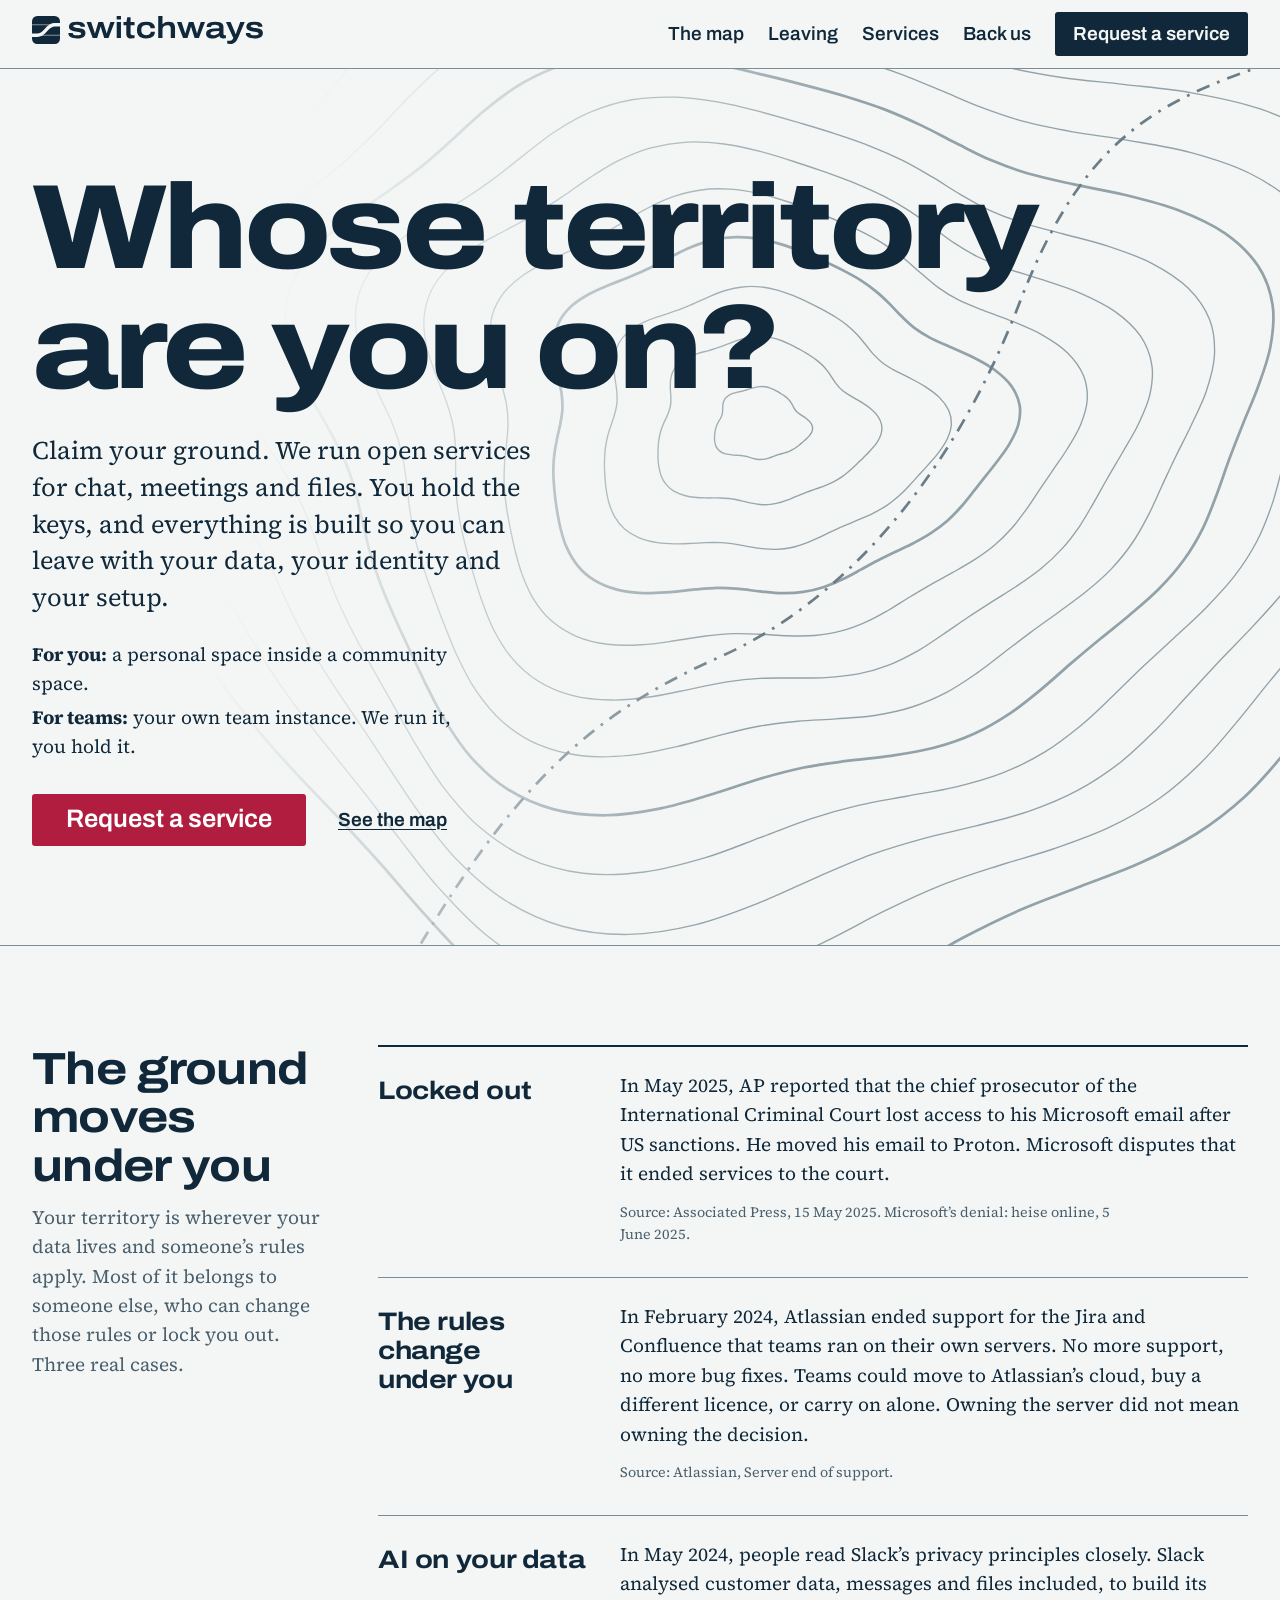
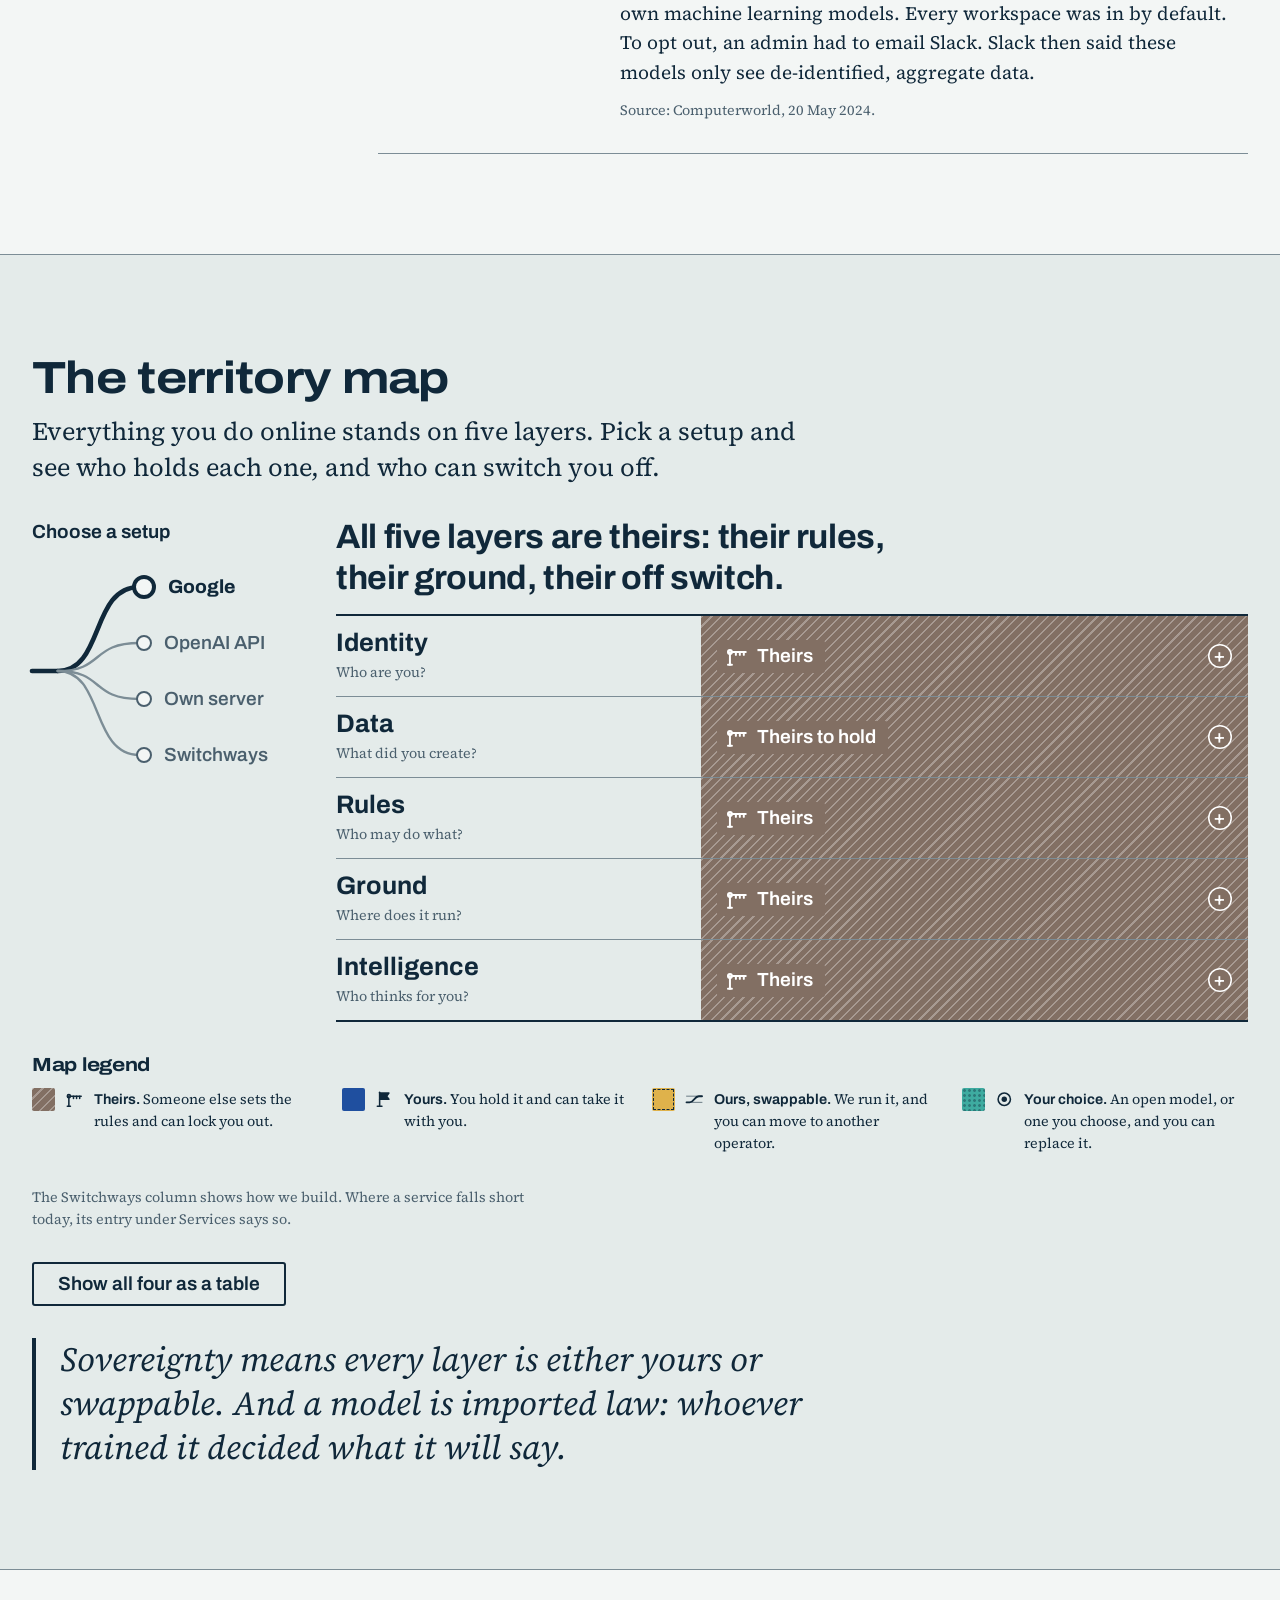
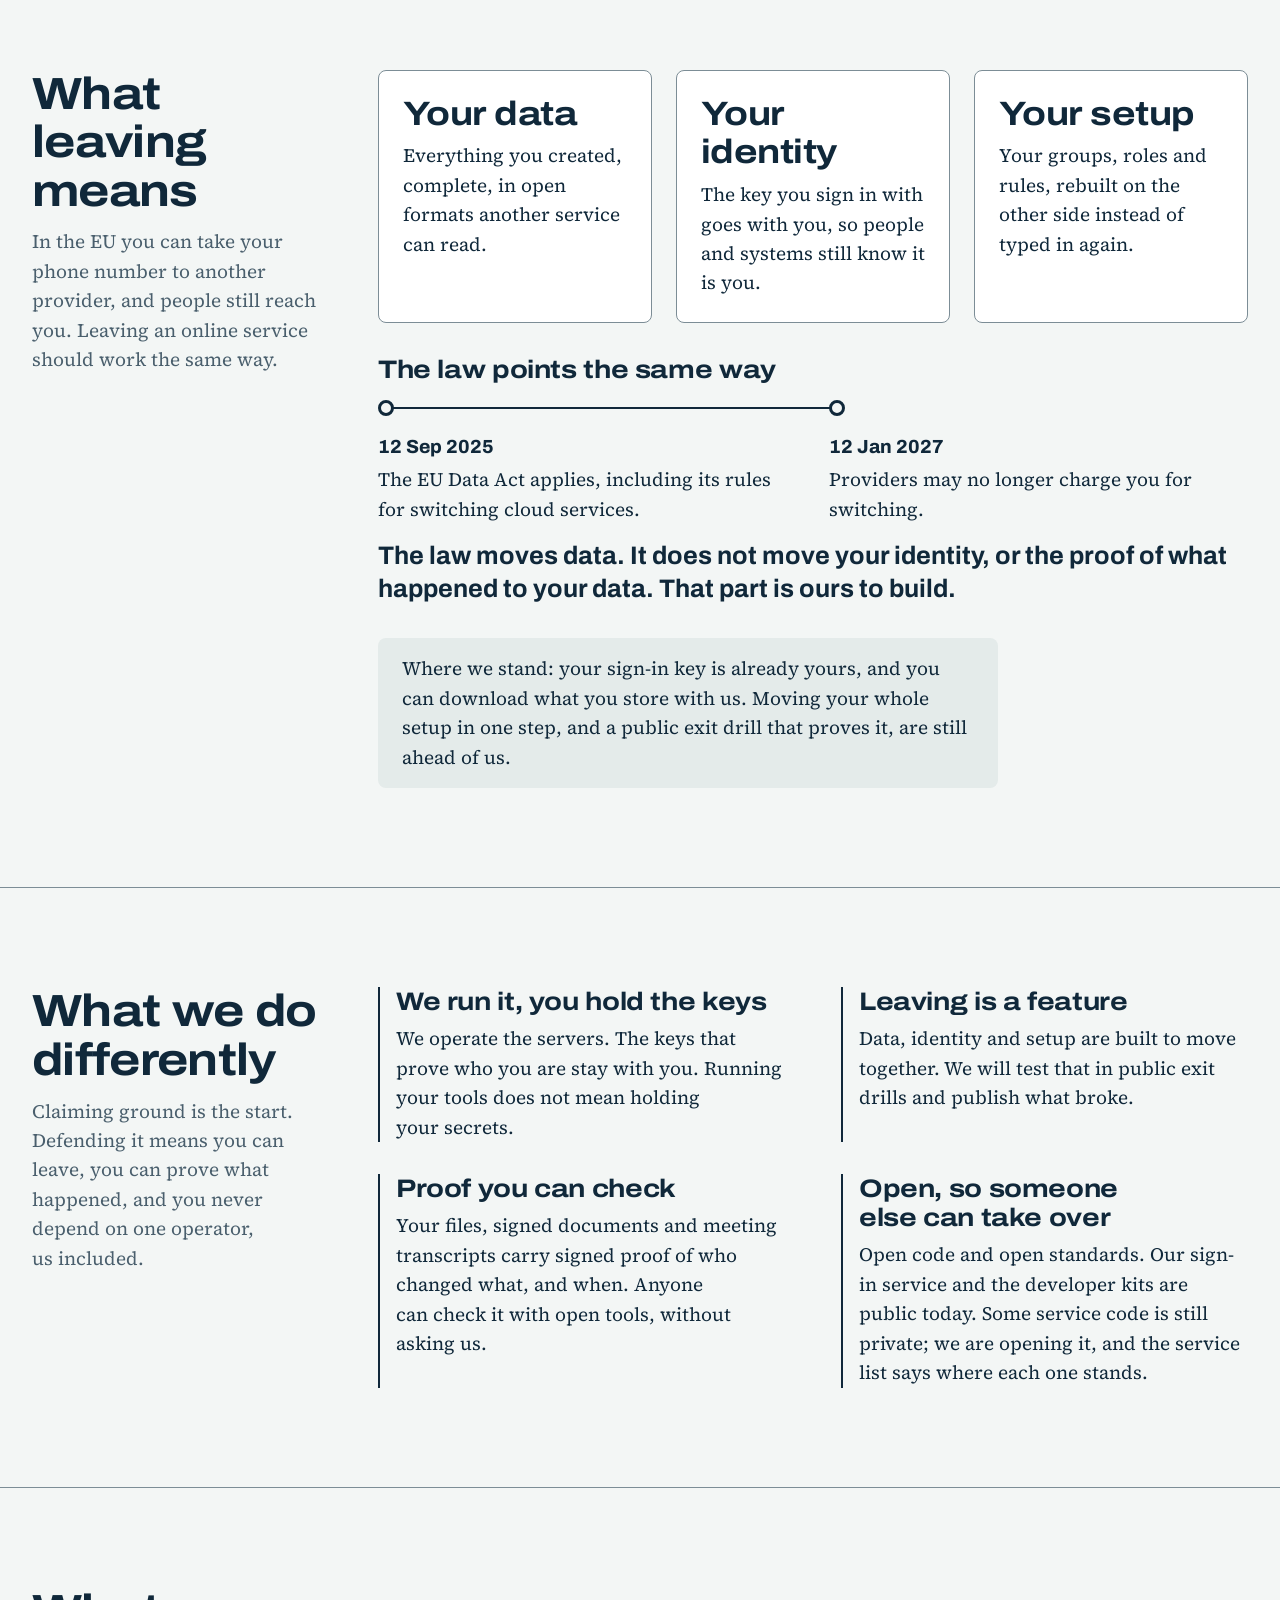
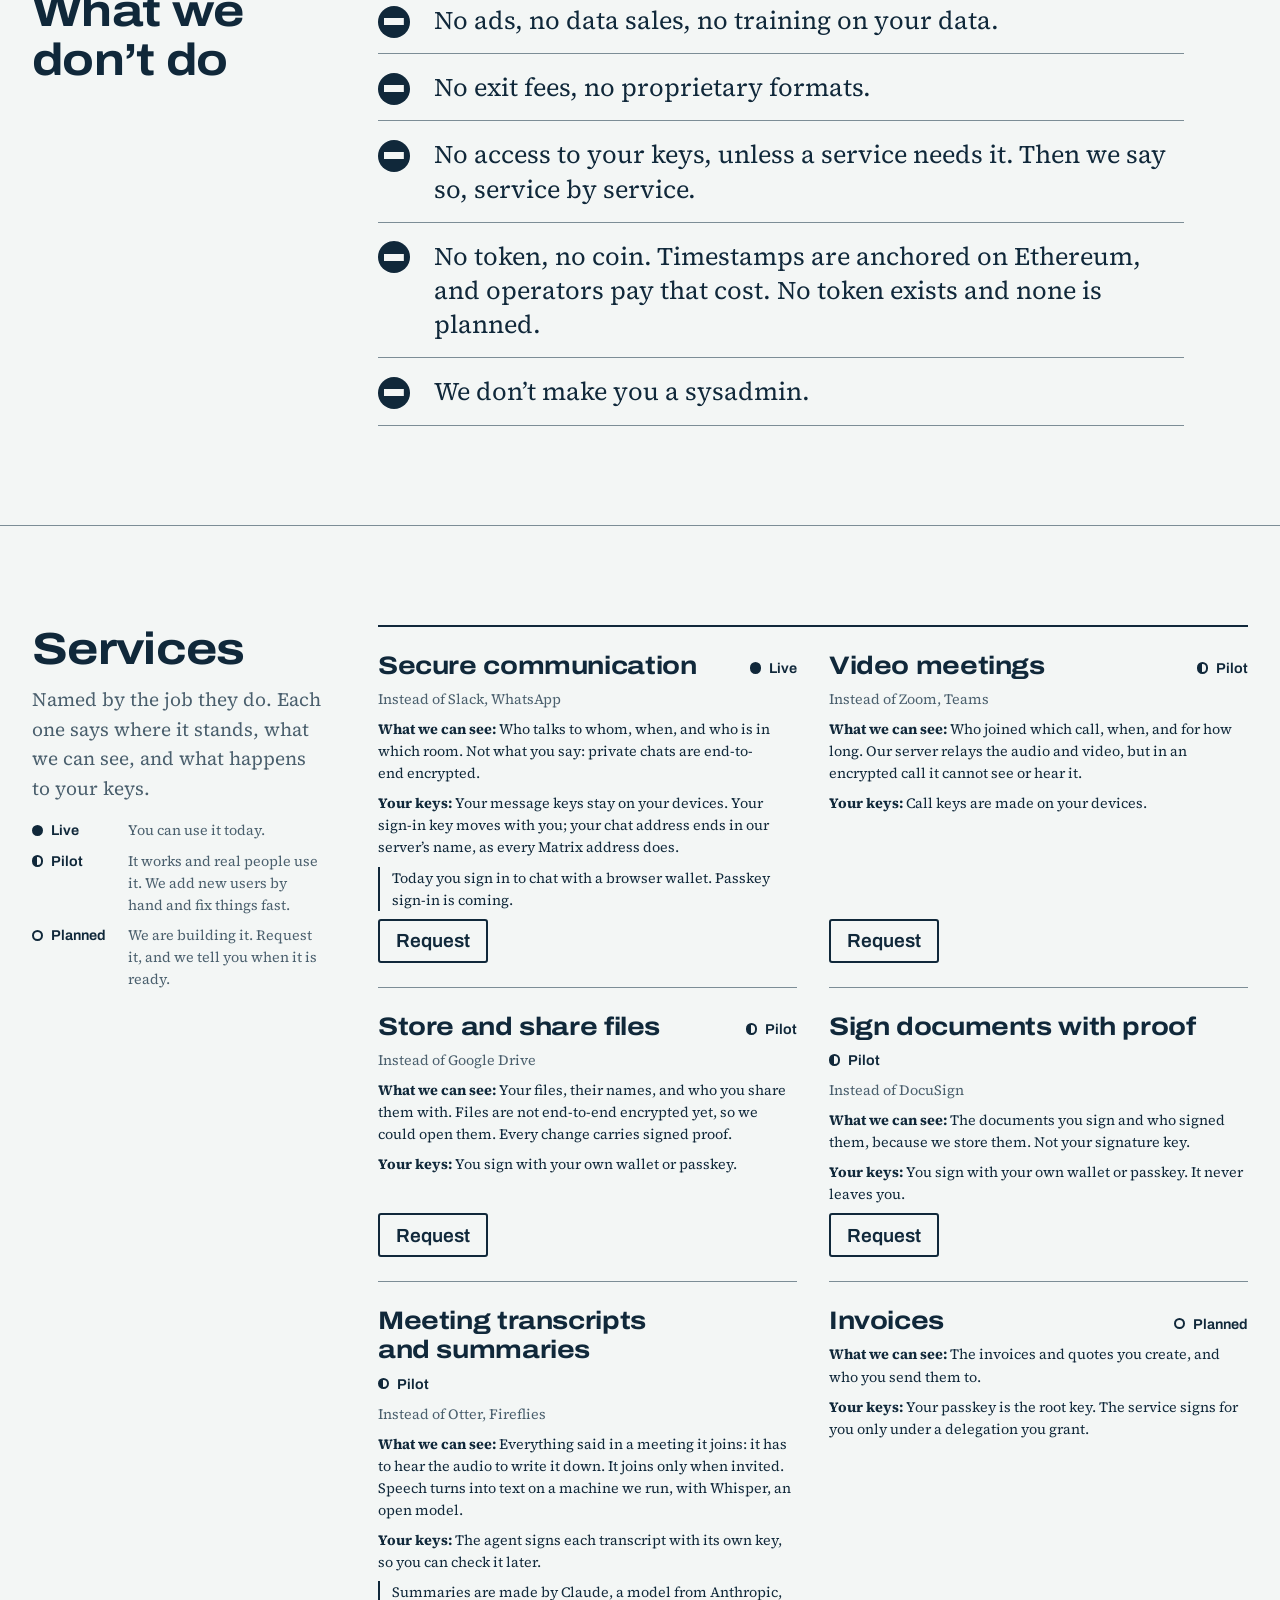
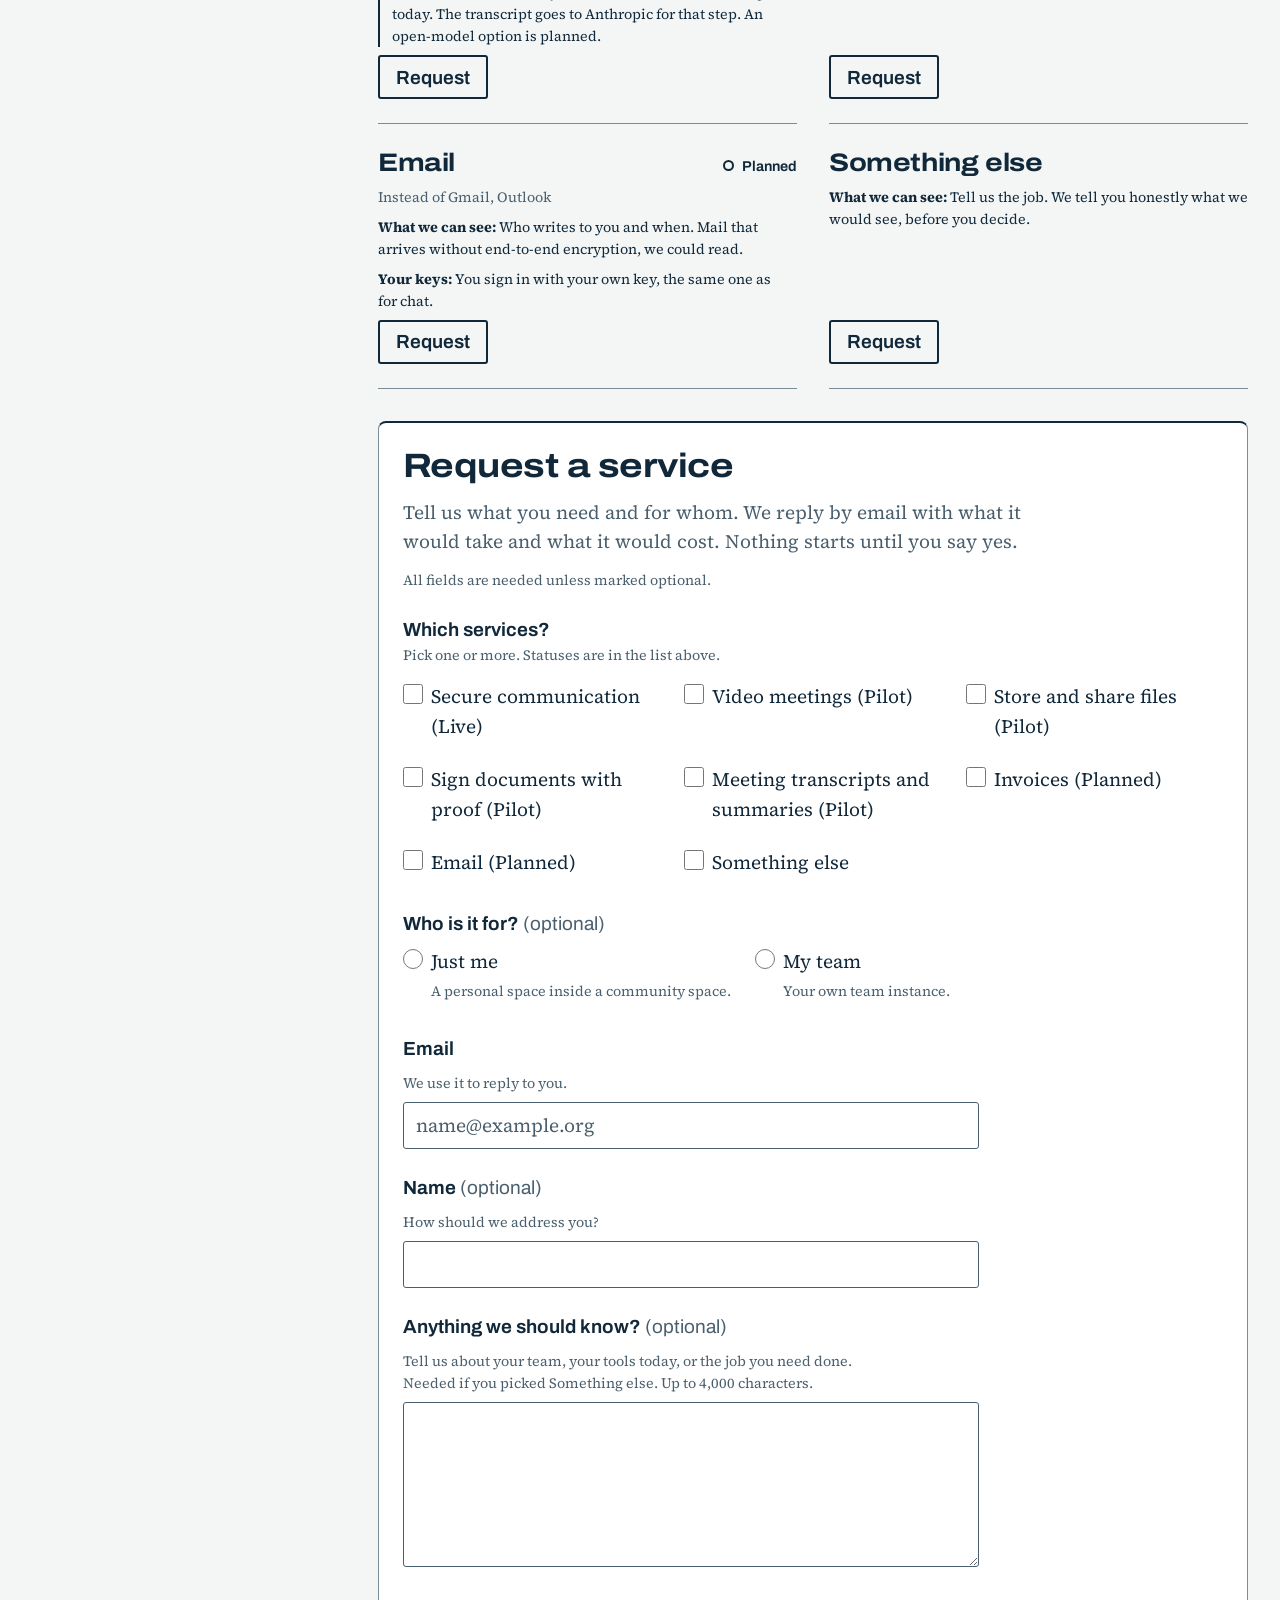
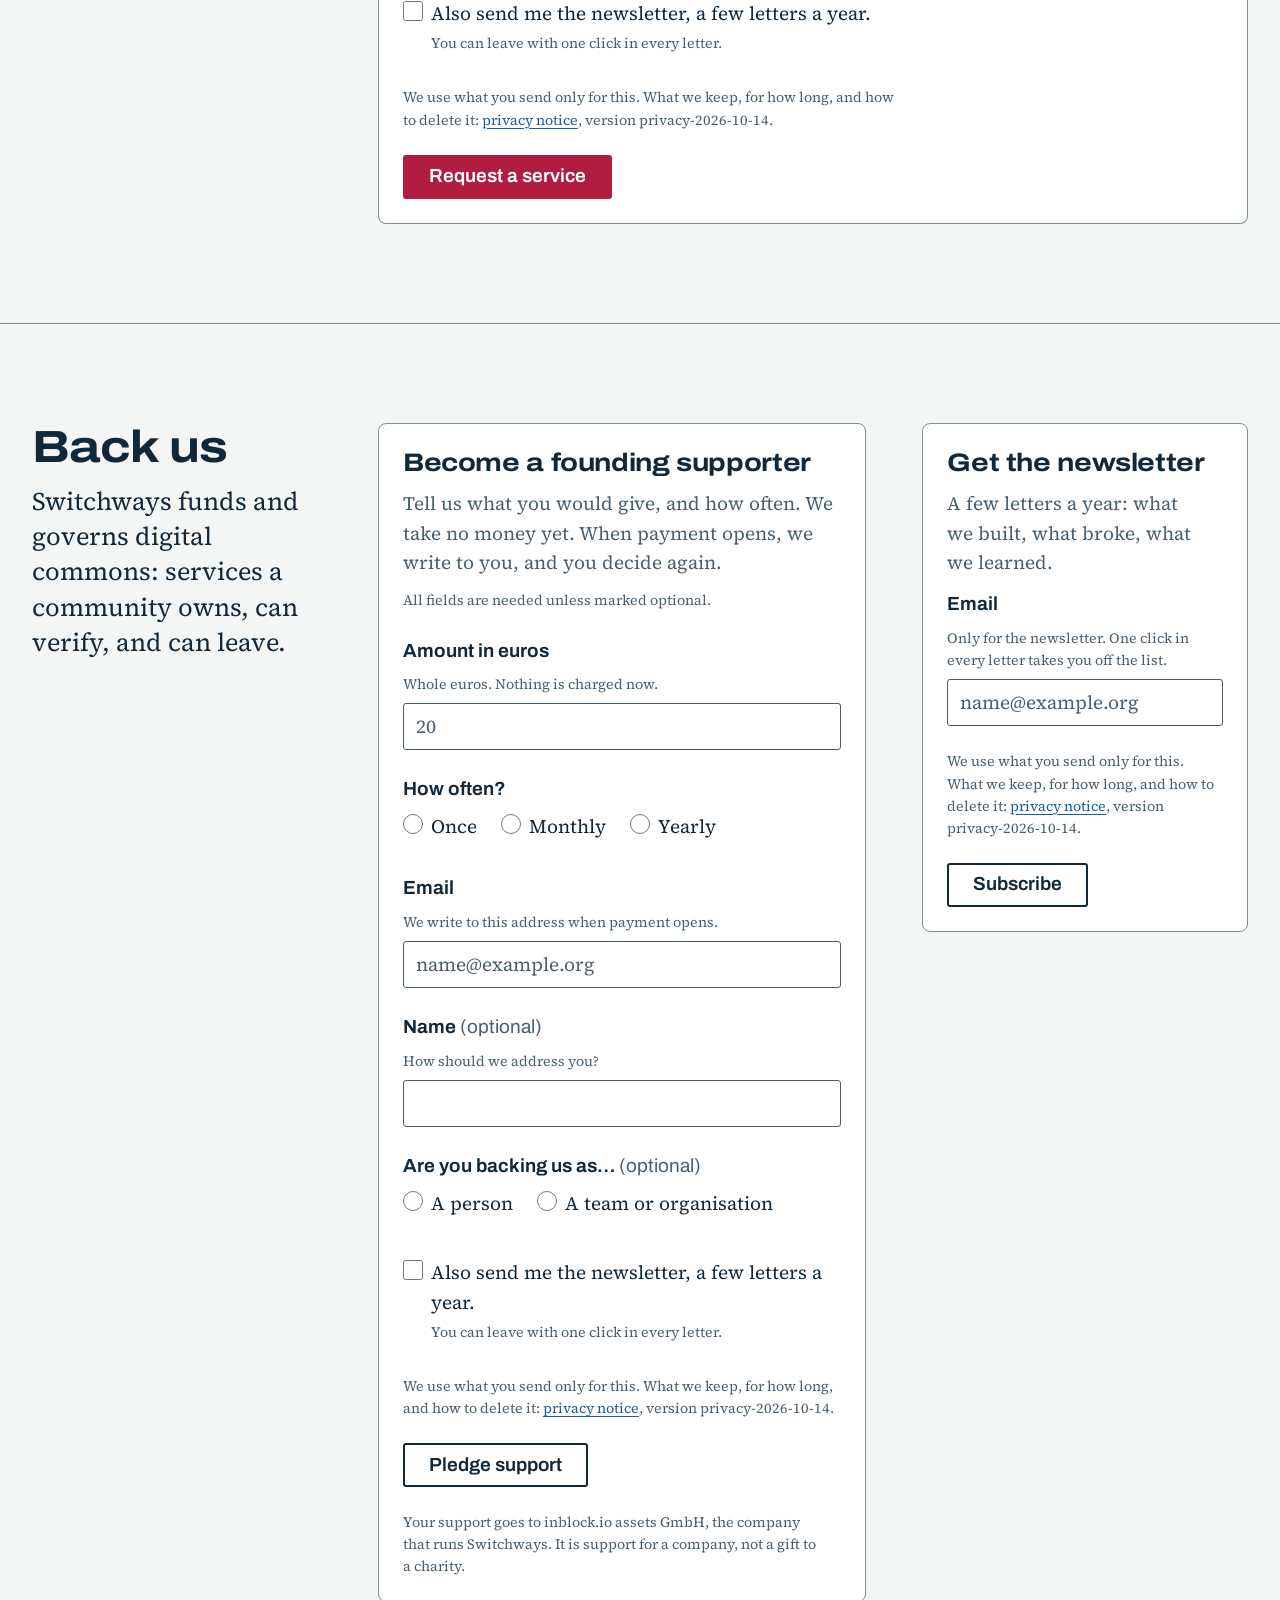
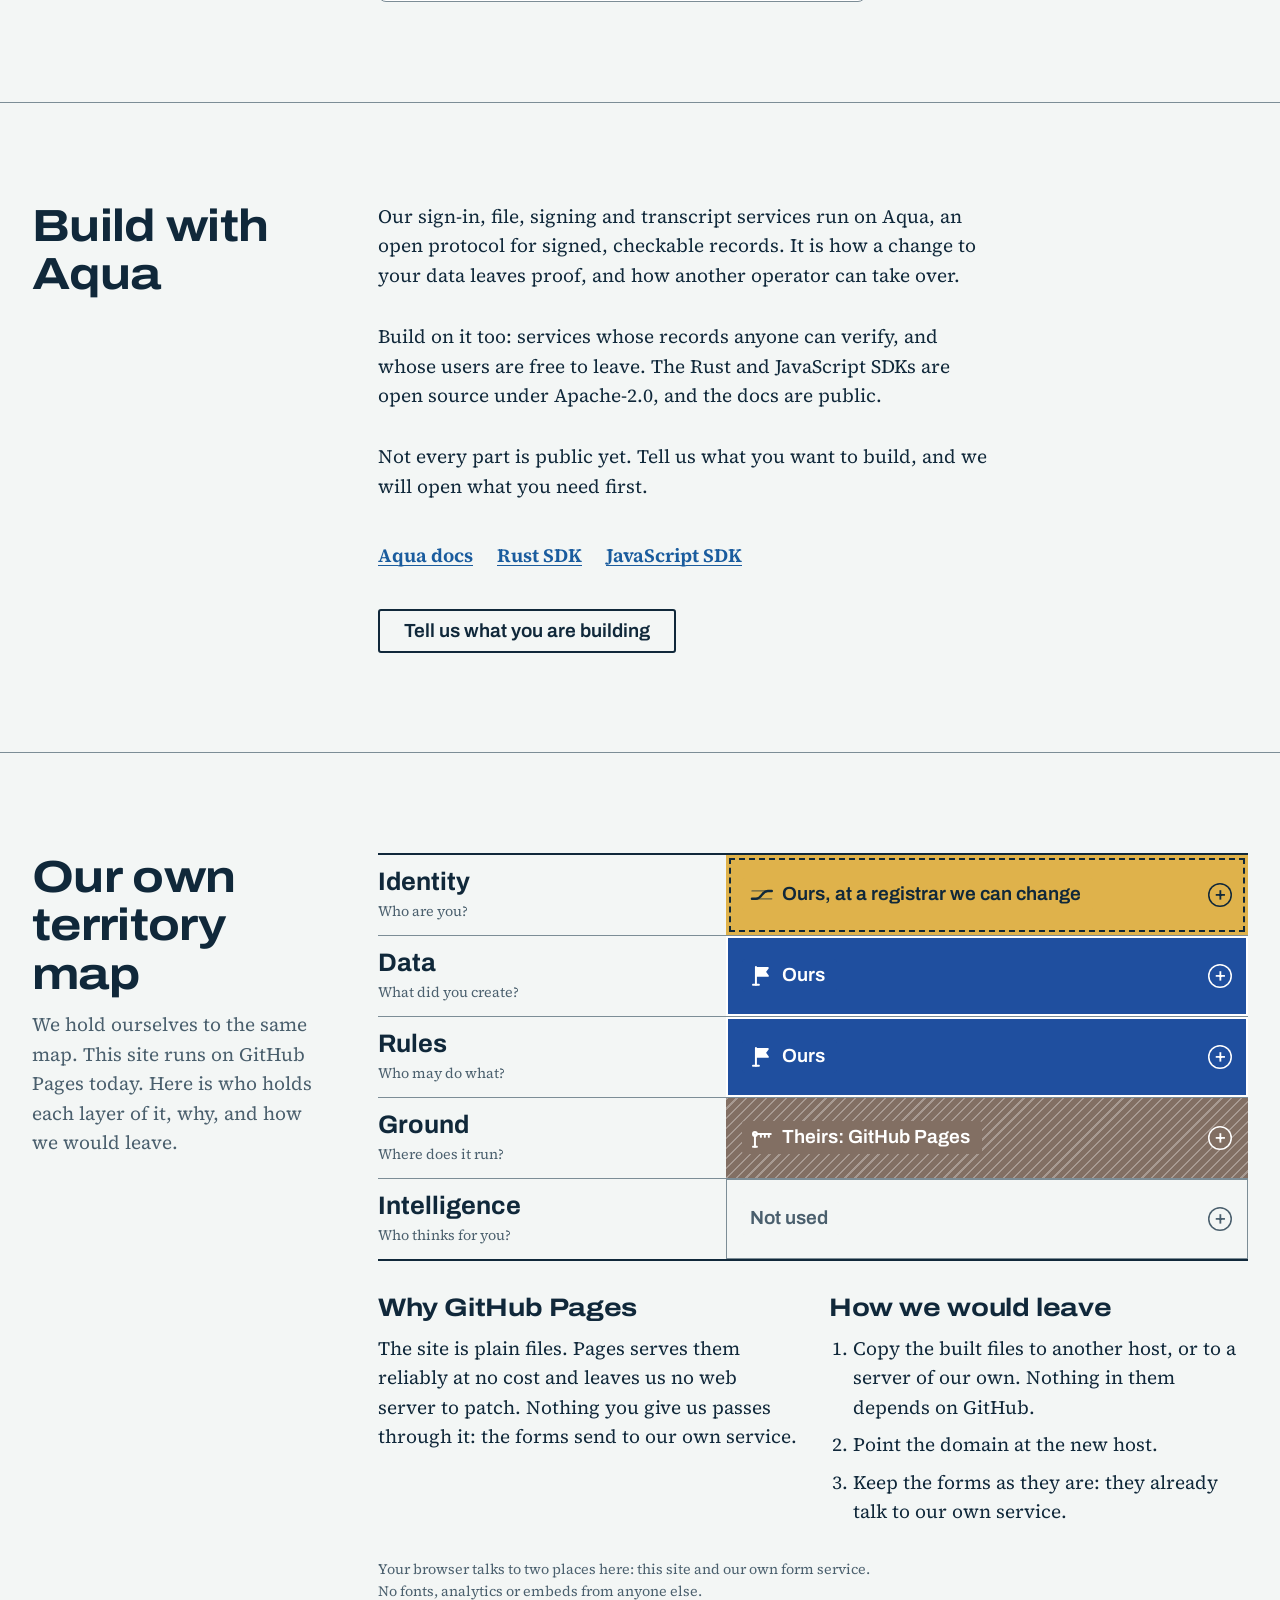
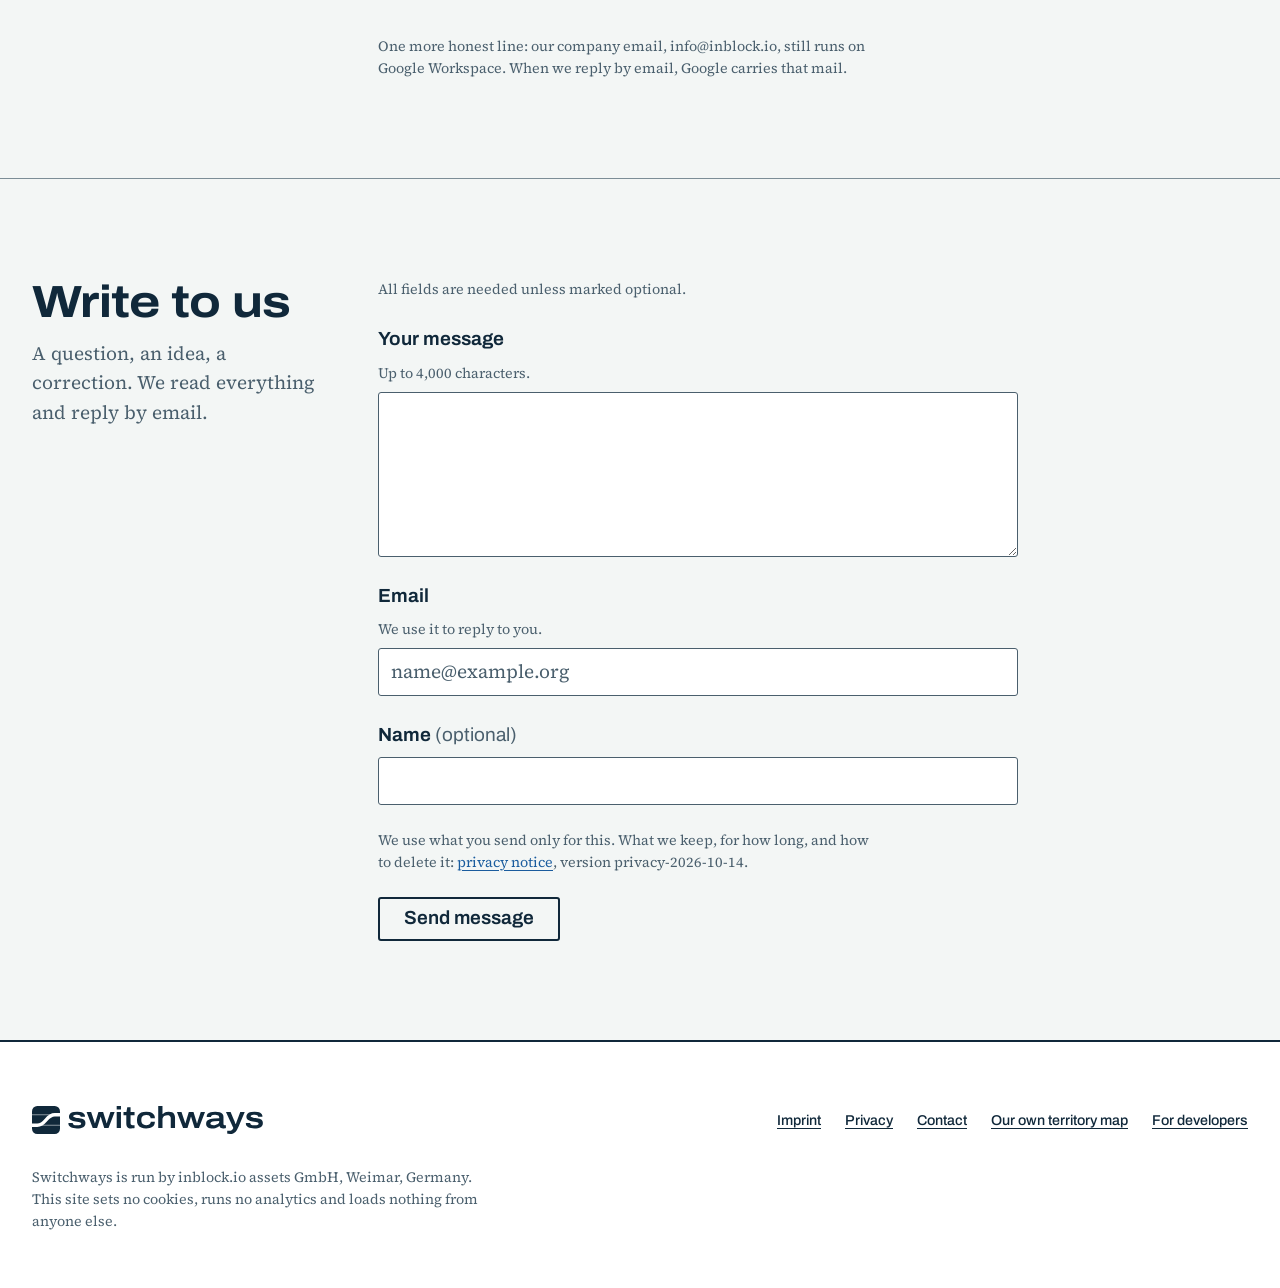
<file: index.html>
<!DOCTYPE html><html lang="en" class="no-js"><head><meta charset="utf-8"><meta name="viewport" content="width=device-width, initial-scale=1"><script>document.documentElement.classList.replace('no-js','js')</script><title>Switchways: whose territory are you on?</title><meta name="description" content="Open services for people and teams. We run them, you hold the keys, and you can leave with your data, your identity and your setup."><link rel="canonical" href="https://switchways.org/"><meta name="robots" content="noindex, nofollow"><meta name="color-scheme" content="light dark"><meta name="theme-color" content="#f3f6f5" media="(prefers-color-scheme: light)"><meta name="theme-color" content="#0c1e2b" media="(prefers-color-scheme: dark)"><meta property="og:type" content="website"><meta property="og:site_name" content="Switchways"><meta property="og:title" content="Whose territory are you on?"><meta property="og:description" content="Chat, meetings, files and signatures on ground you can leave. We run the services, you hold the keys."><meta property="og:url" content="https://switchways.org/"><meta property="og:locale" content="en_GB"><meta property="og:image" content="https://switchways.org/og-default.png"><meta property="og:image:type" content="image/png"><meta property="og:image:width" content="1200"><meta property="og:image:height" content="630"><meta property="og:image:alt" content="Whose territory are you on? Switchways, on a map sheet with a railway crossover."><meta name="twitter:card" content="summary_large_image"><meta name="twitter:image" content="https://switchways.org/og-default.png"><link rel="icon" href="/favicon.svg" type="image/svg+xml"><link rel="apple-touch-icon" href="/apple-touch-icon.png"><link rel="preload" href="/fonts/archivo-latin-var.woff2" as="font" type="font/woff2" crossorigin><link rel="preload" href="/fonts/source-serif-4-latin-var.woff2" as="font" type="font/woff2" crossorigin><meta http-equiv="content-security-policy" content="default-src 'self';img-src 'self' data:;font-src 'self';connect-src 'self' https://dev.intake.inblock.io;form-action 'self' https://dev.intake.inblock.io;base-uri 'none';object-src 'none'; script-src 'self' 'sha256-OuZY6WzJOIh2C89ThsUSxQtxIJomDP4jHuL8NXL3o5c=' 'sha256-X5rSjJiuMnAlELfAe1ilwvShfqJJl779ZTHW1PcV9kE=' 'sha256-S01GhpNl23Z8kds0dlSTHni+J9iRGkcUIFot3KKl/CM=' 'sha256-xIb/Pa7FUshAu4ihwjchYcQpyCI8eS8kt40GpOAYCz8=' 'sha256-1BvDVWLr3QCC20uHhUDi27eDFVJpk1uMQJGIWKUks2I=' 'sha256-kmZE/W8I1iuTnl1b3yqzv9/DQZenPngd3NjSKMQl7y0=' 'sha256-Y8t0ntteBwH+PqGKUyjWW3CAk+BNJKSoQc0xZ68FjhM=' 'sha256-0O7iB6zr9x0r6X6eWYITC9V5q+yWCGAoFvcysBGbY9Q='; style-src 'self' 'sha256-h6PfrlDj472+ucv4+id43KlDRefQf1amCBFY9Vq47to=' 'sha256-XWybk8enehko6EKqoU9KRJPouPNilooW3FfJJlcxAzM=' 'sha256-vOHwpvBPuqQASy9I7WBsAsWcdhBtD6UjJy3wQyt+k1Q=' 'sha256-fCYeDNha0nG+/5qHKIkKry71ZoPuKJRQ1PD0kasm5gE=' 'sha256-W/r1OCiGiaOMZae6bJCfmVKtAuErnB708GdQTaxKYQM=' 'sha256-47DEQpj8HBSa+/TImW+5JCeuQeRkm5NMpJWZG3hSuFU=';"><link rel="stylesheet" href="/_astro/index.CpBePp49.css"><link rel="stylesheet" href="/_astro/Base.AUC0escm.css"></head><body><a class="skip-link" href="#main">Skip to content</a><header class="site-header" data-astro-cid-nen7h5rs><div class="wrap header-grid" data-astro-cid-nen7h5rs><a class="home" href="/" aria-label="Switchways, start page" data-astro-cid-nen7h5rs><span class="logo" data-astro-cid-f7espo7c><svg xmlns="http://www.w3.org/2000/svg" viewBox="0 0 757.8 91.9" class="logo-svg" aria-hidden="true" focusable="false"><g transform="translate(0 0) scale(1.43594)"><mask id="sw-lockup-cut-h"><rect width="64" height="64" fill="#fff"/><g fill="none" stroke="#000"><path d="M0 20H64M0 44H64" stroke-width="2.5" stroke-opacity=".5"/><path d="M0 44H12C32 44 32 20 52 20H64" stroke-width="8"/></g></mask><rect width="64" height="64" rx="12" fill="currentColor" mask="url(#sw-lockup-cut-h)"/></g><path transform="translate(115.7 72.4)" fill="currentColor" d="M31.7 1.2Q26 1.2 20.9 0.2Q15.8 -0.8 12 -2.8Q8.2 -4.8 6 -7.8Q3.8 -10.9 3.8 -15Q3.8 -15.4 3.9 -15.8Q3.9 -16.2 4 -16.6L18.3 -16.6Q18.3 -16.4 18.3 -16.2Q18.2 -15.9 18.2 -15.7Q18.3 -13.2 20.2 -11.7Q22.1 -10.2 25.3 -9.5Q28.4 -8.9 32 -8.9Q35.2 -8.9 38.5 -9.3Q41.7 -9.7 43.7 -11Q45.7 -12.2 45.7 -14.6Q45.7 -17.1 43.3 -18.2Q40.9 -19.4 36.8 -20.1Q32.6 -20.8 26.9 -21.7Q22.6 -22.5 18.8 -23.5Q14.9 -24.6 12 -26.3Q9 -28 7.3 -30.8Q5.6 -33.6 5.6 -37.6Q5.6 -41.9 7.6 -44.9Q9.5 -48 13.1 -50Q16.6 -52 21.6 -52.9Q26.6 -53.8 32.5 -53.8Q38 -53.8 42.7 -52.9Q47.3 -52 50.8 -50.1Q54.2 -48.2 56.2 -45.4Q58.2 -42.6 58.2 -39.1Q58.2 -38.6 58.2 -38.2Q58.2 -37.8 58.1 -37.4L43.9 -37.4L43.9 -37.9Q43.9 -39.9 42.3 -41.2Q40.7 -42.6 38.1 -43.2Q35.5 -43.8 32.3 -43.8Q30.8 -43.8 28.7 -43.7Q26.5 -43.5 24.5 -42.9Q22.5 -42.4 21.1 -41.6Q19.7 -40.7 19.7 -39.1Q19.7 -37 21.9 -35.9Q24.1 -34.9 27.8 -34.2Q31.4 -33.6 35.5 -33Q40.2 -32.2 44.6 -31.2Q48.9 -30.3 52.4 -28.6Q55.8 -27 57.8 -24Q59.7 -21 59.7 -16.3Q59.7 -11.4 57.8 -8Q55.9 -4.6 52.3 -2.6Q48.6 -0.6 43.4 0.3Q38.1 1.2 31.7 1.2ZM83.6 0L63.5 -52.7L78.4 -52.7L87.2 -26.5Q88 -24.3 88.7 -22.2Q89.3 -20 89.8 -18.2Q90.2 -16.5 90.4 -15.6L91.1 -15.6Q91.6 -16.9 92.1 -18.7Q92.6 -20.6 93.3 -22.6Q93.9 -24.6 94.4 -26.6L102.4 -52.7L117.8 -52.7L125.9 -26.6Q126.2 -25.6 126.8 -23.7Q127.4 -21.7 128 -19.5Q128.5 -17.3 129 -15.6L129.7 -15.6Q130.2 -17.2 130.8 -19.2Q131.3 -21.2 131.9 -23.2Q132.5 -25.2 132.9 -26.4L141.6 -52.7L155.6 -52.7L135.5 0L121.4 0L113.8 -24.3Q113.1 -26.4 112.4 -28.8Q111.7 -31.3 111 -33.5Q110.3 -35.7 110 -37.2L109.2 -37.2Q109 -35.9 108.3 -33.7Q107.6 -31.6 106.9 -29.1Q106.2 -26.6 105.5 -24.3L98 0ZM162.3 -61L162.3 -72.4L176.3 -72.4L176.3 -61ZM162.3 0L162.3 -52.7L176.3 -52.7L176.3 0ZM209.7 1.2Q204 1.2 200.5 -0.5Q197 -2.2 195.4 -5.7Q193.8 -9.2 193.8 -14.9L193.8 -41.9L184.6 -41.9L184.6 -52.7L194.2 -52.7L197 -67.9L207.8 -67.9L207.8 -52.7L220.9 -52.7L220.9 -41.9L207.8 -41.9L207.8 -16.3Q207.8 -13 209.1 -11.3Q210.5 -9.6 214.6 -9.6L220.9 -9.6L220.9 -0.5Q219.5 0 217.5 0.4Q215.5 0.8 213.4 1Q211.3 1.2 209.7 1.2ZM259.1 1.2Q249.5 1.2 242.6 -1.8Q235.7 -4.8 232.2 -11Q228.7 -17.1 228.7 -26.4Q228.7 -35.7 232.2 -41.7Q235.7 -47.8 242.6 -50.8Q249.4 -53.9 259.1 -53.9Q265.2 -53.9 270.4 -52.5Q275.6 -51.2 279.6 -48.5Q283.5 -45.8 285.6 -41.7Q287.7 -37.6 287.7 -32.3L273.4 -32.3Q273.4 -35.8 271.6 -38.2Q269.7 -40.7 266.5 -41.9Q263.2 -43.1 259.1 -43.1Q254 -43.1 250.5 -41.2Q246.9 -39.4 245 -35.9Q243.1 -32.5 243.1 -27.4L243.1 -25.4Q243.1 -20.3 245.1 -16.7Q247 -13.2 250.6 -11.4Q254.2 -9.6 259.6 -9.6Q263.6 -9.6 266.9 -10.9Q270.1 -12.2 272.1 -14.6Q274.1 -17.1 274.1 -20.4L287.7 -20.4Q287.7 -15.1 285.6 -11Q283.4 -6.9 279.6 -4.2Q275.7 -1.5 270.5 -0.2Q265.2 1.2 259.1 1.2ZM298.6 0L298.6 -72.4L312.6 -72.4L312.6 -45.8L313.3 -45.8Q315.8 -48.8 319 -50.6Q322.1 -52.3 325.7 -53.1Q329.2 -53.9 332.8 -53.9Q339.6 -53.9 344.3 -51.7Q348.9 -49.5 351.4 -44.9Q353.8 -40.4 353.8 -33.3L353.8 0L339.7 0L339.7 -31Q339.7 -34.1 338.9 -36.2Q338 -38.4 336.4 -39.7Q334.8 -41.1 332.6 -41.7Q330.4 -42.2 327.6 -42.2Q323.6 -42.2 320.2 -40.4Q316.8 -38.7 314.7 -35.7Q312.6 -32.7 312.6 -28.6L312.6 0ZM380.2 0L360.1 -52.7L375 -52.7L383.8 -26.5Q384.6 -24.3 385.3 -22.2Q385.9 -20 386.4 -18.2Q386.8 -16.5 387 -15.6L387.7 -15.6Q388.2 -16.9 388.7 -18.7Q389.2 -20.6 389.9 -22.6Q390.5 -24.6 391 -26.6L399 -52.7L414.4 -52.7L422.5 -26.6Q422.8 -25.6 423.4 -23.7Q424 -21.7 424.6 -19.5Q425.1 -17.3 425.6 -15.6L426.3 -15.6Q426.8 -17.2 427.4 -19.2Q427.9 -21.2 428.5 -23.2Q429.1 -25.2 429.5 -26.4L438.2 -52.7L452.2 -52.7L432.1 0L418 0L410.4 -24.3Q409.7 -26.4 409 -28.8Q408.3 -31.3 407.6 -33.5Q406.9 -35.7 406.6 -37.2L405.8 -37.2Q405.6 -35.9 404.9 -33.7Q404.2 -31.6 403.5 -29.1Q402.8 -26.6 402.1 -24.3L394.6 0ZM476.5 1.2Q472.5 1.2 468.7 0.5Q465 -0.2 462 -1.8Q459.1 -3.5 457.4 -6.5Q455.7 -9.6 455.7 -14.1Q455.7 -20.2 458.9 -23.8Q462.1 -27.5 467.9 -29.2Q473.7 -30.9 481.6 -31.4Q489.5 -31.9 498.8 -31.9L498.8 -34.7Q498.8 -37.7 497.3 -39.6Q495.9 -41.5 493 -42.4Q490.1 -43.3 485.2 -43.3Q481.2 -43.3 478.2 -42.6Q475.2 -41.9 473.5 -40.7Q471.9 -39.6 471.9 -37.9L471.9 -36.6L458 -36.6Q457.9 -37 457.8 -37.4Q457.8 -37.9 457.8 -38.6Q457.8 -43.1 461 -46.6Q464.3 -50.1 470.5 -52Q476.8 -53.9 485.9 -53.9Q494.7 -53.9 500.7 -52.1Q506.7 -50.3 509.7 -46.5Q512.8 -42.7 512.8 -36.4L512.8 -13.4Q512.8 -11.6 513.6 -10.6Q514.5 -9.6 516.2 -9.6L520.8 -9.6L520.8 -0.5Q519.7 -0.1 517.2 0.6Q514.8 1.2 511.6 1.2Q507.6 1.2 505.1 0.2Q502.7 -0.9 501.5 -2.7Q500.4 -4.5 499.8 -6.7L499.1 -6.7Q496.6 -4.3 493.1 -2.5Q489.7 -0.7 485.5 0.3Q481.4 1.2 476.5 1.2ZM480.3 -9.5Q483.4 -9.5 486.5 -10.2Q489.7 -10.9 492.5 -12.3Q495.4 -13.7 497.1 -15.7Q498.8 -17.8 498.8 -20.5L498.8 -23.2Q489.4 -23.2 482.9 -22.4Q476.4 -21.6 473.1 -19.8Q469.9 -18.1 469.9 -14.8Q469.9 -12.7 471.3 -11.5Q472.8 -10.4 475.2 -10Q477.6 -9.5 480.3 -9.5ZM534.5 19.5Q531.4 19.5 529 19Q526.7 18.5 525.1 17.9L525.1 8.7L531.8 8.7Q535.7 8.7 538.2 7.7Q540.7 6.6 542.3 4.7Q544 2.7 545.1 0L520.9 -52.7L536.2 -52.7L546.8 -27.5Q547.7 -25.8 548.7 -23.2Q549.7 -20.5 550.7 -17.8Q551.8 -15.2 552.6 -13.1L553.3 -13.1Q553.4 -13.6 553.9 -15.2Q554.5 -16.9 555.3 -19.1Q556.2 -21.3 557 -23.6Q557.8 -25.9 558.4 -27.6L567.9 -52.7L582.6 -52.7L562.2 -4.3Q559.7 1.2 557.3 5.5Q555 9.8 551.9 13Q548.9 16.1 544.7 17.8Q540.5 19.5 534.5 19.5ZM614.1 1.2Q608.4 1.2 603.3 0.2Q598.2 -0.8 594.4 -2.8Q590.6 -4.8 588.4 -7.8Q586.2 -10.9 586.2 -15Q586.2 -15.4 586.3 -15.8Q586.3 -16.2 586.4 -16.6L600.7 -16.6Q600.7 -16.4 600.7 -16.2Q600.6 -15.9 600.6 -15.7Q600.7 -13.2 602.6 -11.7Q604.5 -10.2 607.7 -9.5Q610.8 -8.9 614.4 -8.9Q617.6 -8.9 620.9 -9.3Q624.1 -9.7 626.1 -11Q628.1 -12.2 628.1 -14.6Q628.1 -17.1 625.7 -18.2Q623.3 -19.4 619.2 -20.1Q615 -20.8 609.3 -21.7Q605 -22.5 601.2 -23.5Q597.3 -24.6 594.4 -26.3Q591.4 -28 589.7 -30.8Q588 -33.6 588 -37.6Q588 -41.9 590 -44.9Q591.9 -48 595.5 -50Q599 -52 604 -52.9Q609 -53.8 614.9 -53.8Q620.4 -53.8 625.1 -52.9Q629.7 -52 633.2 -50.1Q636.6 -48.2 638.6 -45.4Q640.6 -42.6 640.6 -39.1Q640.6 -38.6 640.6 -38.2Q640.6 -37.8 640.5 -37.4L626.3 -37.4L626.3 -37.9Q626.3 -39.9 624.7 -41.2Q623.1 -42.6 620.5 -43.2Q617.9 -43.8 614.7 -43.8Q613.2 -43.8 611.1 -43.7Q608.9 -43.5 606.9 -42.9Q604.9 -42.4 603.5 -41.6Q602.1 -40.7 602.1 -39.1Q602.1 -37 604.3 -35.9Q606.5 -34.9 610.2 -34.2Q613.8 -33.6 617.9 -33Q622.6 -32.2 627 -31.2Q631.3 -30.3 634.8 -28.6Q638.2 -27 640.2 -24Q642.1 -21 642.1 -16.3Q642.1 -11.4 640.2 -8Q638.3 -4.6 634.7 -2.6Q631 -0.6 625.8 0.3Q620.5 1.2 614.1 1.2Z"/></svg>
</span></a><nav class="nav" aria-label="Main" data-astro-cid-nen7h5rs><ul data-astro-cid-nen7h5rs><li data-astro-cid-nen7h5rs><a href="/#map" data-astro-cid-nen7h5rs>The map</a></li><li data-astro-cid-nen7h5rs><a href="/#leaving" data-astro-cid-nen7h5rs>Leaving</a></li><li data-astro-cid-nen7h5rs><a href="/#services" data-astro-cid-nen7h5rs>Services</a></li><li data-astro-cid-nen7h5rs><a href="/#back-us" data-astro-cid-nen7h5rs>Back us</a></li></ul></nav><a class="button cta" href="/#request" data-request-link data-header-cta data-astro-cid-nen7h5rs>Request a service</a></div></header><script type="module">var e=document.querySelector(`[data-header-cta]`),t=[...document.querySelectorAll(`.hero .button-primary, #request`)];if(e&&`IntersectionObserver`in window){let n=new Set,r=new IntersectionObserver(t=>{for(let e of t)e.isIntersecting?n.add(e.target):n.delete(e.target);e.classList.toggle(`button-primary`,n.size===0)});t.length?t.forEach(e=>r.observe(e)):e.classList.add(`button-primary`)}</script><main id="main" tabindex="-1"><section class="hero" aria-labelledby="hero-h" data-astro-cid-ge2uvauf><svg class="contours" viewBox="0 0 1200 640" preserveAspectRatio="xMaxYMid slice" aria-hidden="true" focusable="false" data-astro-cid-ge2uvauf><path d="M857.8 260.0C858.2 260.9 858.4 261.9 858.4 262.9C858.3 263.9 858.0 264.8 857.6 265.8C857.1 266.7 856.5 267.5 855.8 268.3C855.1 269.2 854.2 269.9 853.5 270.7C852.7 271.4 851.8 272.1 851.1 272.8C850.3 273.5 849.5 274.1 848.7 274.8C847.9 275.4 847.1 276.0 846.3 276.6C845.5 277.2 844.6 277.8 843.7 278.2C842.8 278.7 841.8 279.2 840.9 279.6C839.9 280.0 838.9 280.3 837.9 280.6C836.9 280.9 835.9 281.1 834.9 281.4C833.9 281.7 833.0 282.0 832.0 282.3C831.1 282.6 830.2 283.0 829.2 283.3C828.2 283.7 827.3 284.1 826.3 284.4C825.3 284.7 824.3 285.0 823.2 285.1C822.2 285.3 821.1 285.4 820.0 285.4C818.9 285.4 817.8 285.2 816.8 285.0C815.8 284.8 814.7 284.5 813.7 284.2C812.7 284.0 811.8 283.6 810.8 283.3C809.8 283.1 808.8 282.9 807.8 282.7C806.7 282.5 805.6 282.5 804.5 282.4C803.3 282.3 802.0 282.3 800.7 282.2C799.5 282.1 798.1 282.0 796.8 281.7C795.5 281.5 794.2 281.2 793.1 280.7C792.0 280.2 791.0 279.6 790.1 278.9C789.3 278.1 788.6 277.3 788.1 276.4C787.6 275.5 787.3 274.5 787.1 273.5C786.8 272.6 786.8 271.6 786.7 270.6C786.7 269.6 786.7 268.7 786.8 267.7C786.9 266.8 787.0 265.9 787.1 265.0C787.2 264.2 787.4 263.3 787.7 262.5C787.9 261.6 788.2 260.8 788.5 260.0C788.9 259.2 789.3 258.4 789.7 257.7C790.1 257.0 790.6 256.3 791.0 255.6C791.3 254.9 791.7 254.2 792.0 253.5C792.2 252.7 792.4 252.0 792.5 251.2C792.7 250.5 792.6 249.6 792.7 248.8C792.7 247.9 792.7 246.9 792.8 246.0C792.9 245.1 793.0 244.1 793.3 243.2C793.7 242.3 794.1 241.3 794.7 240.6C795.4 239.8 796.2 239.1 797.1 238.5C798.0 238.0 799.1 237.5 800.1 237.1C801.2 236.8 802.4 236.5 803.5 236.2C804.6 235.9 805.7 235.7 806.8 235.5C807.9 235.2 808.9 234.9 810.0 234.6C811.0 234.3 812.1 233.9 813.2 233.6C814.3 233.3 815.4 232.9 816.5 232.7C817.6 232.4 818.8 232.2 820.0 232.1C821.2 232.0 822.4 232.1 823.6 232.2C824.7 232.4 825.9 232.6 827.0 233.0C828.1 233.3 829.1 233.8 830.1 234.3C831.1 234.8 832.1 235.3 833.0 235.8C833.9 236.4 834.8 236.9 835.7 237.5C836.5 238.0 837.3 238.6 838.1 239.1C838.9 239.7 839.6 240.3 840.3 241.0C841.0 241.6 841.6 242.3 842.1 243.0C842.6 243.7 843.0 244.5 843.5 245.2C843.9 245.9 844.2 246.7 844.6 247.4C845.0 248.1 845.3 248.7 845.9 249.4C846.4 250.0 846.9 250.6 847.7 251.2C848.4 251.8 849.2 252.3 850.2 253.0C851.1 253.6 852.1 254.2 853.1 254.9C854.0 255.7 855.1 256.4 855.9 257.3C856.7 258.1 857.4 259.1 857.8 260.0Z" data-astro-cid-ge2uvauf></path><path d="M908.8 260.0C909.3 262.2 909.0 264.5 908.5 266.7C907.9 268.9 906.7 271.0 905.4 273.1C904.1 275.1 902.3 277.0 900.6 278.8C899.0 280.7 897.2 282.4 895.5 284.1C893.8 285.7 892.1 287.4 890.4 289.0C888.7 290.6 887.1 292.1 885.4 293.6C883.7 295.1 881.9 296.6 880.0 297.9C878.1 299.2 876.1 300.5 874.0 301.6C871.9 302.7 869.7 303.6 867.5 304.5C865.3 305.4 863.0 306.1 860.8 306.9C858.6 307.7 856.4 308.4 854.2 309.2C852.1 310.1 850.0 310.9 847.9 311.8C845.8 312.6 843.7 313.6 841.5 314.5C839.3 315.3 837.0 316.2 834.7 316.8C832.4 317.5 829.9 318.0 827.5 318.2C825.0 318.5 822.5 318.5 820.0 318.3C817.5 318.1 815.1 317.6 812.7 317.1C810.3 316.6 808.0 315.9 805.7 315.4C803.3 314.9 801.1 314.4 798.7 314.1C796.3 313.7 793.8 313.6 791.2 313.5C788.6 313.4 785.8 313.5 782.9 313.5C780.0 313.4 776.8 313.5 773.8 313.2C770.8 312.9 767.6 312.5 764.8 311.7C762.0 310.9 759.3 309.8 757.0 308.5C754.7 307.1 752.8 305.3 751.2 303.4C749.6 301.6 748.5 299.3 747.7 297.2C746.8 295.0 746.4 292.7 746.0 290.4C745.6 288.2 745.5 285.9 745.4 283.8C745.4 281.6 745.4 279.5 745.5 277.4C745.6 275.3 745.7 273.3 746.0 271.3C746.3 269.3 746.7 267.4 747.2 265.5C747.7 263.6 748.4 261.8 749.1 260.0C749.8 258.2 750.7 256.5 751.5 254.8C752.2 253.1 753.0 251.5 753.5 249.8C754.1 248.2 754.5 246.5 754.7 244.8C754.9 243.0 754.8 241.2 754.8 239.2C754.7 237.3 754.4 235.2 754.4 233.0C754.4 230.9 754.3 228.6 754.7 226.4C755.1 224.3 755.7 222.0 756.8 220.1C757.8 218.1 759.3 216.3 761.1 214.7C762.9 213.1 765.1 211.8 767.4 210.7C769.7 209.6 772.3 208.7 774.8 207.9C777.3 207.1 779.8 206.5 782.3 205.8C784.8 205.0 787.2 204.4 789.6 203.5C792.0 202.7 794.3 201.8 796.7 200.9C799.1 200.1 801.5 199.0 804.0 198.2C806.5 197.4 809.2 196.6 811.8 196.2C814.5 195.7 817.3 195.4 820.0 195.4C822.7 195.4 825.5 195.8 828.2 196.3C830.8 196.9 833.4 197.7 835.9 198.6C838.3 199.5 840.7 200.7 843.0 201.8C845.2 202.9 847.4 204.1 849.5 205.2C851.6 206.4 853.6 207.6 855.6 208.8C857.5 210.1 859.4 211.3 861.1 212.6C862.9 214.0 864.5 215.4 866.0 216.9C867.5 218.4 868.7 220.0 869.9 221.6C871.1 223.2 872.1 224.9 873.2 226.4C874.2 228.0 875.1 229.6 876.4 231.0C877.6 232.5 878.9 233.8 880.5 235.1C882.1 236.4 884.0 237.6 886.1 238.9C888.2 240.2 890.7 241.5 893.1 242.9C895.4 244.4 898.1 246.0 900.2 247.7C902.3 249.5 904.5 251.4 905.9 253.5C907.3 255.5 908.4 257.8 908.8 260.0Z" data-astro-cid-ge2uvauf></path><path d="M959.8 260.0C959.6 263.5 958.3 267.0 956.8 270.4C955.3 273.7 953.0 276.9 950.7 280.0C948.5 283.1 945.8 286.0 943.3 288.8C940.9 291.6 938.4 294.3 935.9 296.9C933.5 299.6 931.2 302.2 928.8 304.7C926.4 307.3 924.0 309.8 921.4 312.1C918.7 314.4 916.0 316.7 913.0 318.7C910.0 320.7 906.8 322.6 903.5 324.2C900.3 325.9 896.8 327.4 893.4 328.8C890.1 330.3 886.7 331.6 883.4 333.0C880.1 334.4 876.9 335.8 873.7 337.3C870.5 338.7 867.4 340.4 864.1 341.9C860.8 343.4 857.5 345.0 854.0 346.3C850.6 347.6 846.9 348.9 843.2 349.7C839.5 350.5 835.5 350.9 831.7 351.1C827.8 351.2 823.8 350.8 820.0 350.4C816.2 350.0 812.4 349.1 808.7 348.5C804.9 347.9 801.3 347.1 797.6 346.7C793.8 346.3 790.1 346.1 786.1 346.0C782.1 346.0 777.9 346.3 773.4 346.5C769.0 346.6 764.2 347.1 759.5 347.1C754.8 347.0 749.7 347.0 745.1 346.2C740.5 345.5 735.8 344.4 731.7 342.7C727.7 341.0 724.0 338.8 721.0 336.2C718.0 333.6 715.6 330.4 713.7 327.1C711.8 323.9 710.5 320.3 709.5 316.8C708.4 313.3 707.9 309.7 707.4 306.3C706.9 302.8 706.7 299.4 706.5 296.2C706.3 292.9 706.2 289.7 706.3 286.5C706.4 283.4 706.5 280.3 706.9 277.3C707.3 274.3 707.9 271.3 708.6 268.4C709.3 265.6 710.3 262.7 711.2 260.0C712.1 257.3 713.1 254.6 713.8 252.0C714.5 249.3 715.2 246.7 715.4 244.0C715.6 241.3 715.5 238.5 715.3 235.6C715.0 232.6 714.4 229.5 714.0 226.2C713.6 223.0 713.0 219.5 713.1 216.0C713.2 212.6 713.4 209.0 714.5 205.8C715.5 202.5 717.1 199.2 719.4 196.5C721.6 193.7 724.6 191.2 727.8 189.0C731.0 186.9 734.8 185.2 738.5 183.6C742.2 182.0 746.3 180.9 750.1 179.5C753.9 178.2 757.7 177.0 761.4 175.6C765.0 174.2 768.5 172.7 772.2 171.2C775.8 169.6 779.3 167.8 783.0 166.3C786.8 164.7 790.6 163.1 794.6 161.9C798.6 160.7 802.9 159.7 807.1 159.3C811.3 158.8 815.8 158.8 820.0 159.2C824.2 159.6 828.5 160.5 832.6 161.6C836.7 162.7 840.6 164.2 844.4 165.7C848.2 167.2 851.7 168.9 855.2 170.6C858.7 172.3 862.1 174.0 865.4 175.7C868.6 177.5 871.8 179.2 874.8 181.1C877.8 183.0 880.7 184.9 883.4 187.1C886.0 189.2 888.4 191.5 890.7 193.8C892.9 196.1 894.8 198.6 896.8 201.0C898.7 203.3 900.4 205.7 902.4 208.0C904.5 210.2 906.4 212.3 909.0 214.3C911.5 216.3 914.3 218.0 917.6 219.9C920.8 221.7 924.7 223.4 928.5 225.4C932.3 227.4 936.6 229.5 940.4 231.9C944.1 234.3 948.1 237.0 951.0 240.0C953.9 242.9 956.4 246.2 957.9 249.6C959.4 252.9 959.9 256.5 959.8 260.0Z" data-astro-cid-ge2uvauf></path><path d="M1008.7 260.0C1007.5 264.7 1004.9 269.4 1002.4 273.8C999.9 278.2 996.5 282.5 993.5 286.5C990.5 290.6 987.3 294.5 984.2 298.3C981.2 302.2 978.4 305.9 975.4 309.5C972.5 313.2 969.7 316.8 966.6 320.3C963.5 323.7 960.3 327.1 956.7 330.3C953.1 333.4 949.2 336.3 945.1 339.0C941.1 341.7 936.6 344.1 932.3 346.4C927.9 348.7 923.4 350.7 919.0 352.8C914.7 355.0 910.4 357.0 906.1 359.2C901.9 361.3 897.8 363.6 893.6 365.9C889.4 368.2 885.2 370.6 880.7 372.8C876.2 374.9 871.6 377.0 866.8 378.6C861.9 380.2 856.8 381.5 851.6 382.2C846.4 383.0 841.0 383.2 835.8 383.1C830.5 383.0 825.2 382.3 820.0 381.8C814.8 381.3 809.8 380.4 804.6 380.0C799.5 379.6 794.5 379.3 789.1 379.3C783.8 379.4 778.4 379.9 772.5 380.4C766.7 380.9 760.5 381.9 754.2 382.3C747.8 382.7 741.0 383.3 734.5 383.0C728.1 382.7 721.3 382.0 715.4 380.5C709.4 378.9 703.6 376.6 698.8 373.6C694.0 370.6 689.8 366.8 686.5 362.7C683.1 358.7 680.6 353.9 678.5 349.3C676.4 344.7 675.2 339.8 674.0 335.1C672.8 330.4 672.1 325.6 671.3 321.1C670.6 316.6 670.1 312.2 669.7 307.9C669.3 303.6 669.0 299.4 668.9 295.3C668.9 291.1 669.0 287.0 669.5 283.0C669.9 279.0 670.6 275.1 671.4 271.3C672.1 267.4 673.2 263.7 673.9 260.0C674.5 256.3 675.3 252.7 675.5 249.1C675.7 245.4 675.5 241.7 675.0 237.8C674.5 233.9 673.5 229.9 672.6 225.6C671.7 221.3 670.4 216.7 669.8 212.2C669.3 207.6 668.7 202.6 669.3 198.0C669.9 193.5 671.1 188.7 673.3 184.6C675.4 180.4 678.7 176.5 682.4 173.1C686.1 169.7 690.8 166.9 695.5 164.3C700.2 161.7 705.6 159.6 710.6 157.5C715.7 155.4 720.8 153.6 725.7 151.5C730.6 149.4 735.3 147.3 740.1 145.0C744.8 142.7 749.3 140.1 754.1 137.7C758.9 135.3 763.8 132.6 768.9 130.5C774.1 128.4 779.5 126.3 785.1 125.1C790.7 123.8 796.6 123.0 802.4 122.9C808.3 122.7 814.3 123.3 820.0 124.2C825.7 125.2 831.4 126.8 836.8 128.5C842.3 130.2 847.5 132.3 852.5 134.3C857.5 136.4 862.4 138.5 867.1 140.7C871.8 142.8 876.3 144.9 880.7 147.2C885.1 149.5 889.4 151.8 893.4 154.3C897.4 156.9 901.2 159.6 904.7 162.5C908.2 165.3 911.4 168.4 914.5 171.5C917.5 174.5 920.2 177.7 923.2 180.6C926.2 183.5 929.0 186.4 932.5 189.0C935.9 191.6 939.6 193.9 944.0 196.3C948.3 198.6 953.3 200.7 958.6 203.0C963.8 205.4 969.8 207.7 975.3 210.5C980.8 213.3 986.8 216.4 991.5 220.0C996.2 223.5 1000.8 227.6 1003.8 231.9C1006.8 236.2 1008.8 240.9 1009.7 245.6C1010.5 250.3 1009.9 255.3 1008.7 260.0Z" class="index" data-astro-cid-ge2uvauf></path><path d="M1054.3 260.0C1051.9 265.9 1048.3 271.6 1044.9 277.0C1041.6 282.5 1037.8 287.7 1034.3 292.8C1030.8 297.9 1027.5 302.8 1024.2 307.6C1020.9 312.5 1017.9 317.3 1014.5 322.0C1011.1 326.6 1007.8 331.3 1003.9 335.6C1000.0 340.0 995.8 344.2 991.3 348.0C986.7 351.9 981.6 355.4 976.5 358.8C971.4 362.1 965.9 365.1 960.6 368.1C955.3 371.1 949.9 373.9 944.7 376.9C939.5 379.9 934.5 382.9 929.4 385.9C924.3 389.0 919.4 392.3 914.1 395.4C908.8 398.4 903.4 401.6 897.6 404.1C891.9 406.7 885.7 409.1 879.4 410.7C873.1 412.4 866.4 413.4 859.8 414.0C853.2 414.6 846.4 414.4 839.7 414.2C833.1 414.1 826.5 413.3 820.0 413.1C813.5 412.8 807.1 412.4 800.5 412.7C793.8 412.9 787.2 413.6 780.1 414.4C772.9 415.3 765.5 416.8 757.7 417.9C750.0 419.0 741.6 420.4 733.4 420.8C725.2 421.3 716.5 421.5 708.5 420.4C700.6 419.4 692.6 417.5 685.7 414.6C678.9 411.7 672.6 407.6 667.3 403.1C662.1 398.6 657.9 392.9 654.4 387.4C650.9 381.8 648.4 375.6 646.2 369.7C644.0 363.8 642.5 357.8 641.0 352.0C639.5 346.2 638.4 340.6 637.3 335.1C636.2 329.6 635.2 324.4 634.5 319.1C633.8 313.9 633.2 308.7 633.0 303.6C632.8 298.5 633.0 293.5 633.2 288.6C633.5 283.6 634.3 278.8 634.7 274.0C635.1 269.3 635.8 264.7 635.8 260.0C635.8 255.3 635.6 250.8 634.8 246.0C634.1 241.2 632.6 236.3 631.2 231.1C629.7 225.9 627.6 220.4 626.2 214.8C624.8 209.1 623.1 203.0 622.8 197.2C622.6 191.3 622.8 185.2 624.4 179.6C626.0 174.0 628.9 168.5 632.6 163.7C636.3 158.9 641.5 154.5 646.8 150.7C652.2 146.8 658.6 143.6 664.7 140.5C670.7 137.4 677.2 134.8 683.3 131.9C689.4 129.0 695.3 126.2 701.0 123.1C706.8 119.9 712.3 116.5 718.0 113.2C723.7 109.8 729.3 106.1 735.4 102.9C741.5 99.7 747.8 96.4 754.5 94.0C761.2 91.6 768.4 89.6 775.7 88.6C782.9 87.5 790.6 87.3 797.9 87.8C805.3 88.2 812.9 89.6 820.0 91.2C827.1 92.7 834.1 95.0 840.8 97.2C847.6 99.4 854.0 101.9 860.3 104.3C866.5 106.8 872.6 109.2 878.5 111.7C884.4 114.3 890.1 116.8 895.6 119.6C901.1 122.4 906.4 125.3 911.4 128.5C916.3 131.7 921.0 135.2 925.4 138.7C929.8 142.2 933.7 146.0 937.9 149.5C942.0 153.0 945.8 156.6 950.3 159.8C954.8 163.0 959.3 165.9 964.7 168.6C970.2 171.4 976.2 173.7 982.8 176.3C989.3 179.0 996.9 181.3 1004.1 184.3C1011.3 187.3 1019.4 190.4 1026.1 194.3C1032.9 198.2 1039.8 202.6 1044.8 207.5C1049.8 212.5 1053.9 218.1 1056.3 223.8C1058.7 229.6 1059.4 235.9 1059.1 241.9C1058.8 247.9 1056.6 254.1 1054.3 260.0Z" data-astro-cid-ge2uvauf></path><path d="M1096.3 260.0C1093.0 266.9 1088.7 273.6 1085.0 280.1C1081.3 286.6 1077.5 292.7 1074.0 298.9C1070.5 305.0 1067.3 311.0 1063.9 316.9C1060.4 322.8 1057.2 328.7 1053.4 334.4C1049.5 340.0 1045.4 345.6 1040.6 350.7C1035.9 355.9 1030.6 360.8 1025.0 365.4C1019.4 369.9 1013.2 374.1 1007.2 378.2C1001.1 382.2 994.8 385.9 988.8 389.8C982.7 393.7 976.8 397.5 970.9 401.4C965.0 405.4 959.4 409.5 953.4 413.5C947.4 417.5 941.4 421.8 935.0 425.5C928.5 429.1 921.7 432.8 914.5 435.5C907.3 438.3 899.6 440.6 891.8 442.1C884.0 443.7 875.8 444.3 867.8 444.8C859.8 445.3 851.7 445.0 843.7 445.1C835.7 445.2 828.0 444.9 820.0 445.4C812.0 445.9 804.3 446.7 795.9 447.9C787.6 449.2 779.1 451.2 770.1 453.0C761.1 454.8 751.4 457.2 741.7 458.6C731.9 460.0 721.5 461.4 711.6 461.2C701.8 461.1 691.6 460.2 682.5 457.8C673.5 455.5 664.8 451.7 657.4 447.1C650.1 442.5 643.7 436.5 638.4 430.2C633.0 424.0 628.9 416.7 625.3 409.8C621.7 402.8 619.1 395.4 616.6 388.4C614.0 381.4 612.1 374.5 610.1 367.9C608.1 361.2 606.3 354.9 604.7 348.5C603.1 342.2 601.6 336.1 600.5 329.9C599.4 323.8 598.6 317.8 598.1 311.8C597.6 305.8 597.7 299.9 597.5 294.0C597.4 288.2 597.7 282.5 597.4 276.9C597.1 271.2 596.7 265.7 595.5 260.0C594.4 254.3 592.6 248.7 590.6 242.6C588.5 236.6 585.5 230.3 583.2 223.8C580.8 217.2 577.9 210.2 576.4 203.2C575.0 196.2 573.8 188.7 574.4 181.7C575.0 174.8 576.8 167.7 580.0 161.3C583.2 155.0 588.1 149.0 593.6 143.7C599.2 138.3 606.2 133.7 613.1 129.4C619.9 125.0 627.6 121.4 634.7 117.5C641.8 113.6 648.9 110.0 655.7 106.0C662.5 102.0 668.8 97.8 675.3 93.5C681.9 89.1 688.1 84.3 694.9 79.9C701.6 75.5 708.6 70.8 716.1 67.1C723.7 63.4 731.8 59.9 740.2 57.6C748.6 55.4 757.7 53.9 766.6 53.4C775.5 53.0 784.8 53.7 793.7 54.8C802.6 55.9 811.5 58.1 820.0 60.2C828.5 62.3 836.7 65.0 844.6 67.6C852.6 70.1 860.2 72.8 867.7 75.4C875.2 78.1 882.5 80.7 889.6 83.6C896.6 86.5 903.5 89.5 910.0 92.8C916.6 96.1 922.8 99.7 928.8 103.5C934.7 107.2 940.1 111.4 945.7 115.3C951.2 119.3 956.2 123.4 961.8 127.1C967.4 130.8 972.9 134.2 979.4 137.4C985.9 140.5 992.9 143.2 1000.7 146.0C1008.5 148.7 1017.3 151.0 1026.2 154.0C1035.1 157.0 1045.0 159.9 1053.9 163.8C1062.8 167.7 1072.1 172.1 1079.5 177.3C1086.8 182.5 1093.5 188.7 1098.0 195.1C1102.4 201.6 1105.2 209.0 1106.3 216.2C1107.5 223.4 1106.4 231.1 1104.8 238.4C1103.1 245.7 1099.6 253.1 1096.3 260.0Z" data-astro-cid-ge2uvauf></path><path d="M1135.3 260.0C1131.6 268.0 1127.5 275.5 1123.9 283.0C1120.2 290.5 1117.0 297.7 1113.6 304.9C1110.3 312.1 1107.3 319.3 1103.7 326.2C1100.1 333.2 1096.4 340.1 1091.9 346.6C1087.4 353.2 1082.2 359.5 1076.6 365.5C1070.9 371.4 1064.4 377.0 1057.9 382.3C1051.4 387.6 1044.3 392.4 1037.6 397.4C1030.9 402.3 1024.1 407.0 1017.5 411.9C1010.8 416.8 1004.5 421.8 997.9 426.8C991.4 431.8 985.0 437.1 978.0 441.9C971.0 446.7 963.8 451.7 956.0 455.8C948.2 459.8 939.8 463.5 931.1 466.3C922.4 469.1 913.0 471.0 903.8 472.5C894.5 473.9 884.9 474.3 875.6 475.0C866.3 475.7 857.0 475.8 847.7 476.7C838.5 477.5 829.5 478.5 820.0 480.2C810.5 481.9 801.1 484.3 791.0 486.8C780.8 489.4 770.2 492.8 759.2 495.2C748.1 497.7 736.3 500.5 724.7 501.6C713.1 502.7 700.9 503.3 689.7 501.9C678.6 500.6 667.4 497.7 657.7 493.6C648.0 489.4 639.1 483.4 631.6 476.9C624.1 470.4 617.9 462.3 612.5 454.5C607.1 446.7 603.0 438.1 599.1 429.9C595.2 421.8 592.2 413.6 589.1 405.8C586.0 398.0 583.2 390.5 580.5 383.1C577.8 375.7 575.2 368.6 573.0 361.5C570.8 354.5 568.8 347.5 567.3 340.5C565.7 333.6 564.7 326.6 563.7 319.8C562.7 313.0 562.3 306.2 561.3 299.6C560.4 292.9 559.7 286.4 558.0 279.8C556.4 273.3 554.3 266.8 551.6 260.0C548.9 253.2 545.2 246.3 541.9 238.9C538.5 231.6 534.2 223.8 531.4 215.8C528.5 207.9 525.6 199.3 524.8 191.1C523.9 182.9 524.1 174.3 526.2 166.4C528.3 158.5 532.4 150.8 537.5 143.9C542.7 136.9 549.8 130.7 557.0 124.8C564.3 119.0 572.8 114.1 580.8 109.0C588.7 103.9 597.0 99.4 604.7 94.4C612.4 89.4 619.7 84.4 626.9 79.0C634.2 73.7 640.9 67.9 648.2 62.2C655.5 56.6 662.7 50.5 670.8 45.3C678.9 40.1 687.5 35.0 696.8 31.2C706.0 27.4 716.1 24.3 726.4 22.5C736.6 20.8 747.5 20.3 758.1 20.6C768.7 20.9 779.5 22.5 789.8 24.2C800.1 26.0 810.3 28.7 820.0 31.2C829.7 33.7 839.1 36.5 848.3 39.2C857.4 41.9 866.3 44.5 875.0 47.4C883.7 50.2 892.2 53.0 900.3 56.3C908.5 59.5 916.5 63.0 924.1 66.8C931.6 70.5 938.8 74.8 945.8 78.9C952.9 83.1 959.3 87.6 966.3 91.6C973.2 95.6 979.8 99.6 987.4 103.1C995.0 106.6 1002.9 109.6 1011.8 112.4C1020.8 115.3 1030.7 117.6 1041.1 120.4C1051.5 123.2 1063.2 125.8 1074.1 129.4C1085.0 133.0 1096.8 137.0 1106.6 142.2C1116.4 147.3 1126.0 153.4 1133.0 160.3C1139.9 167.1 1145.4 175.2 1148.6 183.3C1151.8 191.5 1152.5 200.5 1152.1 209.2C1151.7 217.8 1149.0 226.8 1146.2 235.3C1143.4 243.8 1139.0 252.0 1135.3 260.0Z" data-astro-cid-ge2uvauf></path><path d="M1172.7 260.0C1169.1 268.9 1165.8 277.4 1162.6 286.0C1159.5 294.5 1156.9 302.8 1153.7 311.1C1150.6 319.3 1147.6 327.6 1143.7 335.5C1139.7 343.5 1135.2 351.3 1129.8 358.7C1124.5 366.1 1118.2 373.2 1111.6 379.9C1105.0 386.6 1097.5 392.8 1090.3 398.9C1083.1 405.1 1075.5 410.8 1068.3 416.8C1061.1 422.7 1054.1 428.6 1047.0 434.6C1040.0 440.7 1033.2 447.0 1025.9 453.0C1018.6 459.0 1011.2 465.3 1003.0 470.7C994.8 476.1 986.1 481.4 976.8 485.6C967.5 489.9 957.3 493.3 947.1 496.1C936.9 498.8 926.0 500.4 915.4 502.0C904.8 503.6 894.1 504.2 883.5 505.7C873.0 507.1 862.7 508.3 852.1 510.5C841.5 512.7 831.1 515.5 820.0 518.7C808.9 522.0 797.5 526.3 785.4 529.9C773.4 533.5 760.5 537.8 747.5 540.4C734.5 543.0 720.6 545.3 707.4 545.4C694.3 545.5 680.8 544.2 668.7 540.9C656.7 537.7 645.1 532.4 635.1 526.1C625.1 519.8 616.4 511.5 608.8 503.1C601.3 494.7 595.2 485.1 589.6 475.9C584.0 466.8 579.6 457.3 575.1 448.4C570.7 439.4 566.8 430.7 562.8 422.3C558.9 413.9 555.1 405.9 551.6 397.9C548.1 389.9 544.7 382.2 541.9 374.4C539.0 366.5 536.5 358.8 534.3 351.0C532.2 343.3 530.7 335.5 528.8 327.9C527.0 320.3 525.6 312.9 523.3 305.4C521.0 297.9 518.5 290.7 515.1 283.1C511.7 275.5 507.4 268.0 503.0 260.0C498.7 252.0 493.2 243.7 488.8 234.9C484.5 226.2 479.7 216.8 477.0 207.5C474.4 198.2 472.5 188.3 473.0 179.0C473.6 169.7 476.0 160.3 480.2 151.7C484.3 143.1 490.9 135.0 498.0 127.6C505.0 120.2 514.1 113.6 522.5 107.1C531.0 100.7 540.4 95.0 548.9 88.8C557.4 82.7 565.6 76.8 573.6 70.4C581.5 64.0 588.7 57.2 596.4 50.4C604.1 43.6 611.3 36.1 619.7 29.4C628.0 22.7 636.7 15.7 646.4 10.2C656.2 4.7 666.8 -0.3 678.0 -3.7C689.2 -7.1 701.4 -9.2 713.5 -10.2C725.5 -11.1 738.2 -10.5 750.3 -9.5C762.4 -8.5 774.6 -6.1 786.2 -3.9C797.8 -1.8 809.1 1.1 820.0 3.7C830.9 6.2 841.5 8.9 851.8 11.6C862.2 14.3 872.2 16.9 882.1 19.9C891.9 22.9 901.6 26.0 910.9 29.5C920.2 33.1 929.1 37.1 937.8 41.2C946.5 45.3 954.7 49.9 963.1 54.1C971.5 58.3 979.4 62.7 988.2 66.4C997.0 70.1 1005.9 73.4 1015.9 76.4C1026.0 79.3 1036.9 81.6 1048.6 84.2C1060.3 86.7 1073.4 88.8 1086.2 91.9C1099.0 95.1 1113.0 98.4 1125.3 103.1C1137.6 107.8 1150.1 113.4 1159.9 120.2C1169.7 127.1 1178.2 135.3 1184.0 144.0C1189.8 152.7 1193.1 162.8 1194.6 172.6C1196.1 182.4 1194.8 193.0 1193.0 202.9C1191.2 212.9 1187.3 222.9 1183.9 232.4C1180.5 241.9 1176.2 251.1 1172.7 260.0Z" class="index" data-astro-cid-ge2uvauf></path><path d="M1209.8 260.0C1207.0 269.9 1204.8 279.4 1202.2 289.0C1199.7 298.5 1197.6 308.0 1194.5 317.3C1191.3 326.6 1187.9 335.9 1183.3 344.8C1178.7 353.6 1173.1 362.3 1166.8 370.5C1160.5 378.7 1153.1 386.4 1145.8 393.9C1138.4 401.5 1130.4 408.5 1122.7 415.6C1115.1 422.7 1107.4 429.6 1099.9 436.7C1092.4 443.8 1085.3 451.1 1077.8 458.3C1070.2 465.5 1062.8 473.0 1054.5 479.8C1046.2 486.6 1037.5 493.5 1027.9 499.3C1018.3 505.1 1007.8 510.4 996.9 514.6C986.0 518.8 974.2 522.0 962.6 524.8C950.9 527.6 938.8 529.3 927.1 531.5C915.3 533.7 903.6 535.4 891.9 538.2C880.2 540.9 868.9 544.1 856.9 548.1C844.9 552.0 832.9 557.1 820.0 561.8C807.1 566.6 793.6 572.4 779.5 576.6C765.4 580.7 750.2 585.1 735.5 586.9C720.7 588.8 705.1 589.5 690.7 587.8C676.4 586.0 662.1 582.0 649.6 576.5C637.0 570.9 625.5 562.9 615.4 554.4C605.4 546.0 596.9 535.6 589.2 525.7C581.5 515.8 575.3 505.1 569.2 495.1C563.1 485.1 557.8 475.2 552.5 465.8C547.2 456.4 542.1 447.4 537.1 438.6C532.2 429.7 527.3 421.3 522.9 412.7C518.5 404.1 514.4 395.7 510.7 387.2C507.1 378.6 504.1 370.1 501.0 361.6C498.0 353.2 495.5 344.8 492.4 336.5C489.2 328.1 486.0 320.0 481.9 311.7C477.8 303.4 472.9 295.3 467.5 286.7C462.1 278.1 455.5 269.3 449.7 260.0C443.8 250.7 437.1 240.8 432.5 230.6C427.9 220.5 423.6 209.7 422.1 199.1C420.6 188.6 420.8 177.6 423.4 167.4C425.9 157.3 431.2 147.3 437.5 138.1C443.8 129.0 452.7 120.5 461.3 112.5C469.9 104.5 479.9 97.3 489.1 89.9C498.2 82.5 507.4 75.6 515.9 68.0C524.5 60.5 532.2 52.8 540.2 44.8C548.2 36.8 555.5 28.1 563.8 19.9C572.2 11.7 580.6 3.0 590.4 -4.4C600.2 -11.7 610.9 -18.8 622.6 -24.1C634.3 -29.4 647.3 -33.6 660.5 -36.2C673.7 -38.9 688.0 -39.7 701.8 -39.8C715.6 -39.9 729.7 -38.4 743.3 -36.8C756.8 -35.2 770.0 -32.6 782.8 -30.3C795.6 -28.0 807.9 -25.4 820.0 -22.9C832.1 -20.5 843.8 -18.2 855.3 -15.5C866.8 -12.9 878.1 -10.3 889.1 -7.2C900.1 -4.1 910.8 -0.6 921.3 3.2C931.7 7.0 941.7 11.4 951.7 15.5C961.7 19.6 971.1 24.1 981.3 27.9C991.4 31.7 1001.4 35.3 1012.6 38.3C1023.8 41.3 1035.5 43.5 1048.4 45.9C1061.3 48.2 1075.6 49.7 1090.0 52.3C1104.5 54.8 1120.4 57.2 1135.0 61.1C1149.6 65.1 1165.0 69.8 1177.7 76.2C1190.4 82.5 1202.3 90.3 1211.1 99.2C1219.9 108.0 1226.4 118.6 1230.4 129.2C1234.4 139.9 1235.3 151.8 1235.1 163.1C1234.9 174.5 1232.0 186.3 1229.3 197.4C1226.7 208.5 1222.6 219.3 1219.3 229.7C1216.1 240.2 1212.7 250.1 1209.8 260.0Z" data-astro-cid-ge2uvauf></path><path d="M1248.2 260.0C1246.3 270.8 1245.2 281.5 1243.1 292.1C1241.0 302.6 1238.9 313.3 1235.4 323.6C1231.9 333.9 1227.6 344.1 1222.1 353.8C1216.7 363.6 1209.8 372.9 1202.7 381.9C1195.6 391.0 1187.4 399.4 1179.6 407.9C1171.8 416.3 1163.6 424.3 1155.8 432.6C1148.0 440.9 1140.5 449.1 1132.8 457.5C1125.1 465.8 1117.7 474.5 1109.5 482.7C1101.2 490.9 1092.8 499.3 1083.3 506.8C1073.7 514.2 1063.3 521.3 1052.1 527.2C1041.0 533.2 1028.7 538.2 1016.3 542.5C1003.9 546.8 990.7 549.8 977.9 553.2C965.0 556.5 952.0 559.0 939.3 562.5C926.5 566.0 914.1 569.6 901.2 574.2C888.4 578.9 875.8 584.5 862.3 590.4C848.8 596.2 834.8 603.3 820.0 609.1C805.2 614.9 789.3 621.4 773.2 625.3C757.2 629.2 740.0 632.3 723.7 632.5C707.4 632.7 690.6 630.7 675.5 626.5C660.4 622.3 645.8 615.2 633.1 607.2C620.3 599.1 609.0 588.6 598.8 578.3C588.7 568.0 580.3 556.2 572.2 545.3C564.1 534.4 557.2 523.3 550.2 512.9C543.2 502.5 536.8 492.5 530.3 482.9C523.8 473.2 517.3 464.1 511.3 454.9C505.2 445.7 499.3 436.7 494.0 427.6C488.6 418.5 483.8 409.3 479.2 400.1C474.6 391.0 470.7 381.8 466.4 372.7C462.0 363.6 458.0 354.6 452.9 345.7C447.8 336.7 442.3 327.9 435.9 318.8C429.6 309.6 422.0 300.5 414.7 290.7C407.4 280.9 399.0 270.7 392.3 260.0C385.7 249.3 378.9 237.8 375.0 226.3C371.1 214.8 368.5 202.6 368.9 191.0C369.3 179.4 372.4 167.6 377.4 156.7C382.3 145.8 390.2 135.4 398.4 125.7C406.6 115.9 417.0 107.0 426.4 98.2C435.8 89.3 445.9 81.1 454.9 72.4C464.0 63.6 472.4 55.0 480.6 45.8C488.9 36.6 496.1 26.8 504.3 17.2C512.5 7.6 520.4 -2.8 529.9 -11.9C539.4 -21.1 549.6 -30.4 561.3 -37.8C573.0 -45.2 586.3 -51.8 600.2 -56.4C614.1 -61.0 629.5 -63.9 644.7 -65.5C659.9 -67.2 676.0 -66.9 691.3 -66.2C706.7 -65.6 722.1 -63.5 736.8 -61.7C751.5 -59.9 765.7 -57.6 779.6 -55.5C793.5 -53.4 806.8 -51.4 820.0 -49.2C833.2 -47.0 846.1 -45.0 858.7 -42.5C871.4 -40.0 883.9 -37.3 896.0 -34.1C908.2 -30.9 920.0 -27.1 931.7 -23.3C943.4 -19.5 954.6 -15.2 966.2 -11.5C977.8 -7.8 989.1 -4.1 1001.4 -1.1C1013.8 1.8 1026.5 4.1 1040.5 6.2C1054.5 8.3 1069.6 9.4 1085.4 11.2C1101.3 13.1 1118.7 14.4 1135.4 17.4C1152.1 20.4 1170.1 23.8 1185.6 29.2C1201.1 34.6 1216.5 41.5 1228.5 50.0C1240.6 58.5 1250.7 69.0 1257.7 80.0C1264.7 91.1 1268.6 103.9 1270.7 116.4C1272.7 128.9 1271.5 142.3 1270.2 154.9C1268.9 167.6 1265.3 180.2 1262.7 192.3C1260.0 204.3 1256.7 215.8 1254.3 227.1C1251.9 238.4 1250.0 249.2 1248.2 260.0Z" data-astro-cid-ge2uvauf></path><path d="M1288.2 260.0C1287.3 271.8 1286.8 283.6 1284.8 295.2C1282.7 306.8 1280.0 318.5 1275.9 329.8C1271.7 341.0 1266.1 352.0 1259.7 362.6C1253.4 373.2 1245.5 383.3 1237.9 393.1C1230.2 403.0 1221.7 412.4 1213.8 421.9C1205.8 431.4 1198.0 440.7 1190.2 450.3C1182.4 459.8 1175.1 469.5 1167.0 479.0C1158.9 488.6 1151.0 498.4 1141.7 507.5C1132.5 516.5 1122.6 525.5 1111.5 533.3C1100.5 541.0 1088.2 548.1 1075.5 554.1C1062.8 560.2 1048.8 565.0 1035.2 569.7C1021.6 574.4 1007.4 578.0 993.6 582.5C979.9 586.9 966.3 591.1 952.7 596.5C939.1 601.9 925.9 608.1 911.8 615.0C897.7 621.8 883.6 630.0 868.3 637.4C853.0 644.8 836.9 653.3 820.0 659.3C803.1 665.4 784.9 671.2 767.0 673.7C749.2 676.2 730.3 676.8 712.8 674.5C695.4 672.2 677.9 666.9 662.3 659.9C646.7 652.9 632.3 642.8 619.4 632.5C606.5 622.2 595.4 609.8 585.0 598.3C574.5 586.7 565.7 574.4 556.8 563.0C547.9 551.7 539.9 540.7 531.7 530.2C523.5 519.8 515.5 510.0 507.7 500.2C499.9 490.5 492.1 481.1 484.9 471.6C477.7 462.0 470.8 452.4 464.4 442.8C458.0 433.1 452.3 423.3 446.4 413.6C440.5 403.9 435.3 394.2 429.1 384.6C422.9 374.9 416.5 365.5 409.1 355.9C401.7 346.2 393.3 336.7 384.7 326.6C376.1 316.5 366.0 306.2 357.4 295.0C348.8 283.9 339.4 272.2 332.9 260.0C326.5 247.8 320.8 234.8 318.6 222.0C316.4 209.2 316.7 195.9 319.5 183.4C322.4 170.9 328.6 158.5 335.7 147.0C342.8 135.4 352.8 124.6 362.1 114.1C371.4 103.6 382.1 93.9 391.5 83.8C400.9 73.7 410.0 64.0 418.5 53.6C426.9 43.2 434.2 32.5 442.2 21.5C450.2 10.5 457.3 -1.2 466.2 -12.1C475.1 -23.1 484.4 -34.5 495.6 -44.0C506.9 -53.6 519.7 -62.7 533.8 -69.5C547.8 -76.4 563.8 -81.7 580.0 -85.4C596.2 -89.0 613.9 -90.4 630.9 -91.2C647.9 -91.9 665.4 -90.8 682.1 -89.8C698.7 -88.8 715.0 -86.8 730.7 -85.2C746.5 -83.7 761.5 -81.9 776.4 -80.3C791.3 -78.7 805.7 -77.3 820.0 -75.5C834.3 -73.7 848.4 -71.9 862.2 -69.5C876.0 -67.1 889.6 -64.2 903.0 -61.1C916.4 -58.0 929.4 -54.2 942.6 -50.9C955.8 -47.6 968.5 -43.9 982.2 -41.1C995.8 -38.4 1009.4 -36.0 1024.5 -34.3C1039.5 -32.5 1055.4 -31.7 1072.4 -30.6C1089.4 -29.4 1108.0 -29.2 1126.5 -27.3C1145.0 -25.4 1165.1 -23.6 1183.2 -19.4C1201.3 -15.2 1220.0 -9.8 1235.3 -2.2C1250.7 5.4 1264.7 15.1 1275.2 26.1C1285.6 37.0 1293.1 50.2 1298.0 63.5C1302.9 76.7 1304.3 91.5 1304.8 105.5C1305.4 119.6 1303.0 134.0 1301.4 147.7C1299.7 161.3 1296.8 174.5 1294.9 187.3C1293.1 200.1 1291.6 212.2 1290.5 224.4C1289.4 236.5 1289.2 248.2 1288.2 260.0Z" data-astro-cid-ge2uvauf></path><path d="M1330.0 260.0C1329.5 272.8 1329.0 285.7 1326.5 298.4C1324.0 311.0 1320.2 323.6 1315.1 335.8C1310.1 347.9 1303.2 359.7 1296.1 371.1C1289.1 382.5 1280.7 393.4 1272.9 404.3C1265.0 415.2 1256.9 425.7 1249.1 436.4C1241.3 447.2 1233.9 457.9 1226.1 468.7C1218.3 479.5 1210.9 490.7 1202.2 501.3C1193.4 511.8 1184.4 522.6 1173.8 532.2C1163.3 541.8 1151.5 550.9 1138.9 558.9C1126.3 566.9 1112.2 573.8 1098.1 580.1C1084.0 586.5 1068.9 591.6 1054.4 597.3C1039.8 603.0 1025.2 608.0 1010.8 614.3C996.4 620.6 982.5 627.4 967.9 635.1C953.4 642.9 939.2 652.1 923.7 660.9C908.2 669.8 892.1 680.1 874.8 688.2C857.6 696.4 838.9 704.9 820.0 710.1C801.1 715.2 780.7 718.8 761.2 719.0C741.8 719.1 721.7 716.2 703.4 710.9C685.1 705.6 667.4 696.7 651.6 687.0C635.8 677.4 621.5 664.8 608.4 652.9C595.3 641.0 584.0 627.7 572.9 615.6C561.9 603.4 552.0 591.3 542.0 580.1C531.9 568.8 522.3 558.4 512.7 548.1C503.0 537.8 493.4 528.2 484.2 518.3C475.0 508.4 466.0 498.7 457.6 488.8C449.2 478.8 441.4 468.7 433.7 458.6C426.0 448.4 419.1 438.1 411.5 428.0C403.9 417.8 396.5 407.8 387.9 397.7C379.4 387.6 370.1 377.7 360.2 367.3C350.3 356.9 338.9 346.5 328.4 335.2C317.9 323.9 306.2 312.2 297.1 299.6C288.0 287.1 279.2 273.6 274.0 260.0C268.7 246.4 265.6 231.9 265.8 218.0C266.0 204.1 269.7 189.9 275.0 176.6C280.3 163.3 289.2 150.5 297.9 138.2C306.5 125.9 317.3 114.4 326.8 102.9C336.3 91.3 346.0 80.3 354.6 68.7C363.2 57.0 370.7 45.3 378.4 33.0C386.1 20.8 392.6 7.8 400.7 -4.7C408.8 -17.3 416.8 -30.5 427.1 -42.2C437.5 -53.9 449.1 -65.5 462.8 -74.8C476.4 -84.2 492.3 -92.2 508.9 -98.1C525.6 -104.1 544.3 -107.8 562.6 -110.4C581.0 -112.9 600.4 -113.3 618.9 -113.4C637.4 -113.6 655.9 -112.3 673.5 -111.4C691.2 -110.6 708.2 -109.2 724.8 -108.2C741.4 -107.2 757.3 -106.5 773.2 -105.5C789.1 -104.5 804.6 -103.7 820.0 -102.2C835.4 -100.8 850.6 -99.1 865.7 -96.9C880.7 -94.7 895.5 -91.9 910.3 -89.2C925.1 -86.5 939.4 -83.3 954.4 -80.9C969.4 -78.5 984.2 -76.2 1000.3 -74.8C1016.4 -73.4 1033.0 -72.9 1051.0 -72.5C1069.0 -72.0 1088.5 -72.7 1108.4 -72.0C1128.3 -71.3 1150.0 -71.1 1170.4 -68.5C1190.8 -65.8 1212.4 -62.3 1230.9 -56.1C1249.4 -49.9 1267.4 -41.6 1281.5 -31.3C1295.6 -21.1 1307.1 -8.2 1315.5 5.3C1323.8 18.8 1328.4 34.5 1331.5 49.7C1334.6 64.8 1334.1 81.0 1334.0 96.2C1333.9 111.4 1331.7 126.5 1330.7 140.8C1329.8 155.2 1328.6 168.8 1328.3 182.2C1328.0 195.7 1328.7 208.5 1328.9 221.4C1329.2 234.4 1330.4 247.2 1330.0 260.0Z" class="index" data-astro-cid-ge2uvauf></path><path class="border" d="M560 660C640 520 700 470 790 430S960 300 1010 170 1120 20 1210 -10" data-astro-cid-ge2uvauf></path></svg><div class="wrap hero-inner" data-astro-cid-ge2uvauf><h1 id="hero-h" data-astro-cid-ge2uvauf>Whose territory are you on?</h1><p class="promise" data-astro-cid-ge2uvauf>Claim your ground. We run open services for chat, meetings and files. You hold the keys, and everything is built so you can leave with your data, your identity and your setup.</p><ul class="audiences" data-astro-cid-ge2uvauf><li data-astro-cid-ge2uvauf><strong data-astro-cid-ge2uvauf>For you:</strong> a personal space inside a community space.</li><li data-astro-cid-ge2uvauf><strong data-astro-cid-ge2uvauf>For teams:</strong> your own team instance. We run it, you hold it.</li></ul><div class="actions" data-astro-cid-ge2uvauf><a class="button button-primary" href="#request" data-astro-cid-ge2uvauf>Request a service</a><a class="secondary" href="#map" data-astro-cid-ge2uvauf>See the map</a></div></div></section><section class="sheet" id="problem" aria-labelledby="problem-h" data-astro-cid-7tameqwl><div class="wrap sheet-grid" data-astro-cid-7tameqwl><div class="sheet-head" data-astro-cid-7tameqwl><h2 id="problem-h" data-astro-cid-7tameqwl>The ground moves under you</h2><p class="muted" data-astro-cid-jrdwie4c>Your territory is wherever your data lives and someone’s rules apply. Most of it belongs to someone else, who can change those rules or lock you out. Three real cases.</p></div><div class="sheet-body" data-astro-cid-7tameqwl><ul class="incidents" data-astro-cid-jrdwie4c><li data-astro-cid-jrdwie4c><h3 data-astro-cid-jrdwie4c>Locked out</h3><div class="case" data-astro-cid-jrdwie4c><p data-astro-cid-jrdwie4c>In May 2025, AP reported that the chief prosecutor of the International Criminal Court lost access to his Microsoft email after US sanctions. He moved his email to Proton. Microsoft disputes that it ended services to the court.</p><p class="source" data-astro-cid-jrdwie4c>Source: Associated Press, 15 May 2025. Microsoft’s denial: heise online, 5 June 2025.</p></div></li><li data-astro-cid-jrdwie4c><h3 data-astro-cid-jrdwie4c>The rules change under you</h3><div class="case" data-astro-cid-jrdwie4c><p data-astro-cid-jrdwie4c>In February 2024, Atlassian ended support for the Jira and Confluence that teams ran on their own servers. No more support, no more bug fixes. Teams could move to Atlassian’s cloud, buy a different licence, or carry on alone. Owning the server did not mean owning the decision.</p><p class="source" data-astro-cid-jrdwie4c>Source: Atlassian, Server end of support.</p></div></li><li data-astro-cid-jrdwie4c><h3 data-astro-cid-jrdwie4c>AI on your data</h3><div class="case" data-astro-cid-jrdwie4c><p data-astro-cid-jrdwie4c>In May 2024, people read Slack’s privacy principles closely. Slack analysed customer data, messages and files included, to build its own machine learning models. Every workspace was in by default. To opt out, an admin had to email Slack. Slack then said these models only see de-identified, aggregate data.</p><p class="source" data-astro-cid-jrdwie4c>Source: Computerworld, 20 May 2024.</p></div></li></ul></div></div></section><section class="sheet tmap-sheet" id="map" aria-labelledby="map-h" data-astro-cid-7tameqwl><div class="wrap sheet-wide" data-astro-cid-7tameqwl><div class="sheet-head" data-astro-cid-7tameqwl><h2 id="map-h" data-astro-cid-7tameqwl>The territory map</h2><p class="lede intro" data-astro-cid-ogyb2v2s>Everything you do online stands on five layers. Pick a setup and see who holds each one, and who can switch you off.</p></div><div class="sheet-body" data-astro-cid-7tameqwl><div class="tmap" data-tmap data-astro-cid-ogyb2v2s><div class="tmap-ui js-only" data-astro-cid-ogyb2v2s><fieldset class="switch" data-astro-cid-ogyb2v2s><legend class="switch-legend" data-astro-cid-ogyb2v2s>Choose a setup</legend><div class="switch-body" data-astro-cid-ogyb2v2s><svg class="points" viewBox="0 0 96 192" aria-hidden="true" focusable="false" data-astro-cid-ogyb2v2s><path class="track-in" d="M0 96H22" data-astro-cid-ogyb2v2s></path><path class="branch is-active" data-branch="google" d="M22 96C62 96 50 24 92 24" data-astro-cid-ogyb2v2s></path><path class="branch" data-branch="openai" d="M22 96C62 96 50 72 92 72" data-astro-cid-ogyb2v2s></path><path class="branch" data-branch="own-server" d="M22 96C62 96 50 120 92 120" data-astro-cid-ogyb2v2s></path><path class="branch" data-branch="switchways" d="M22 96C62 96 50 168 92 168" data-astro-cid-ogyb2v2s></path></svg><div class="stations" data-astro-cid-ogyb2v2s><label class="station" data-astro-cid-ogyb2v2s><input type="radio" name="tmap-scenario" value="google" checked data-live="Showing Google. All five layers are theirs: their rules, their ground, their off switch. Identity: Theirs. Data: Theirs to hold. Rules: Theirs. Ground: Theirs. Intelligence: Theirs." data-summary="All five layers are theirs: their rules, their ground, their off switch." data-note data-astro-cid-ogyb2v2s><span class="station-dot" aria-hidden="true" data-astro-cid-ogyb2v2s></span><span class="station-name" data-astro-cid-ogyb2v2s>Google</span></label><label class="station" data-astro-cid-ogyb2v2s><input type="radio" name="tmap-scenario" value="openai" data-live="Showing OpenAI API. You send your data in, their model sends answers back. Every layer is theirs. Identity: Theirs. Data: Theirs while processing. Rules: Theirs. Ground: Theirs. Intelligence: Theirs." data-summary="You send your data in, their model sends answers back. Every layer is theirs." data-note data-astro-cid-ogyb2v2s><span class="station-dot" aria-hidden="true" data-astro-cid-ogyb2v2s></span><span class="station-name" data-astro-cid-ogyb2v2s>OpenAI API</span></label><label class="station" data-astro-cid-ogyb2v2s><input type="radio" name="tmap-scenario" value="own-server" data-live="Showing Own server. Everything is yours, including every update, backup and outage. Identity: Yours. Data: Yours. Rules: Yours. Ground: Yours, and your burden. Intelligence: Open model you choose. Look lower down and you still stand on others’ land: the host, the domain registrar, the certificate authority." data-summary="Everything is yours, including every update, backup and outage." data-note="Look lower down and you still stand on others’ land: the host, the domain registrar, the certificate authority." data-astro-cid-ogyb2v2s><span class="station-dot" aria-hidden="true" data-astro-cid-ogyb2v2s></span><span class="station-name" data-astro-cid-ogyb2v2s>Own server</span></label><label class="station" data-astro-cid-ogyb2v2s><input type="radio" name="tmap-scenario" value="switchways" data-live="Showing Switchways. We own the ground, you own everything that matters on it, and you can move it. Identity: Yours, moves with you. Data: Yours, encrypted where possible. Rules: Yours, signed. Ground: Ours, swappable. Intelligence: Open model, or one you choose." data-summary="We own the ground, you own everything that matters on it, and you can move it." data-note data-astro-cid-ogyb2v2s><span class="station-dot" aria-hidden="true" data-astro-cid-ogyb2v2s></span><span class="station-name" data-astro-cid-ogyb2v2s>Switchways</span></label></div></div></fieldset><div class="stage" data-astro-cid-ogyb2v2s><p class="summary" data-tmap-summary aria-hidden="true" data-astro-cid-ogyb2v2s>All five layers are theirs: their rules, their ground, their off switch.</p><ol class="strata" data-tmap-strata data-astro-cid-vwqhy3b2><li class="stratum" data-layer="identity" data-astro-cid-vwqhy3b2><details data-astro-cid-vwqhy3b2><summary data-astro-cid-vwqhy3b2><span class="stratum-name" data-astro-cid-vwqhy3b2><span class="stratum-layer" data-astro-cid-vwqhy3b2>Identity</span><span class="stratum-q" data-astro-cid-vwqhy3b2>Who are you?</span></span><span class="stratum-cell ctl ctl-theirs" data-cell data-astro-cid-vwqhy3b2><span class="chip" data-astro-cid-vwqhy3b2><span class="layer-icons layer-icons-all" aria-hidden="true" data-astro-cid-qcjgt3pd><svg xmlns="http://www.w3.org/2000/svg" viewBox="0 0 24 24" fill="none" stroke="currentColor" stroke-width="2" stroke-linecap="round" stroke-linejoin="round" class="layer-icon layer-icon-theirs" aria-hidden="true" focusable="false"><path d="M5 21V8"/><circle cx="5" cy="8" r="2"/><path d="M7 8H21"/><path d="M11 8v3M15 8v3M19 8v3"/><path d="M3 21h4"/></svg>
<svg xmlns="http://www.w3.org/2000/svg" viewBox="0 0 24 24" fill="none" stroke="currentColor" stroke-width="2" stroke-linecap="round" stroke-linejoin="round" class="layer-icon layer-icon-yours" aria-hidden="true" focusable="false"><path d="M6 21V3"/><path d="M6 4h12l-3 4 3 4H6" fill="currentColor"/><path d="M3 21h6"/></svg>
<svg xmlns="http://www.w3.org/2000/svg" viewBox="0 0 24 24" fill="none" stroke="currentColor" stroke-linecap="round" class="layer-icon layer-icon-ours-swappable" aria-hidden="true" focusable="false"><path d="M2 8H22M2 16H22" stroke-width="1.25" stroke-opacity=".6"/><path d="M2 16H6C12 16 12 8 18 8H22" stroke-width="2.5"/></svg>
<svg xmlns="http://www.w3.org/2000/svg" viewBox="0 0 24 24" fill="none" stroke="currentColor" stroke-width="2" class="layer-icon layer-icon-chosen" aria-hidden="true" focusable="false"><circle cx="12" cy="12" r="8"/><circle cx="12" cy="12" r="3.5" fill="currentColor" stroke="none"/></svg>
</span><span data-label data-astro-cid-vwqhy3b2>Theirs</span></span><span class="toggle" aria-hidden="true" data-astro-cid-vwqhy3b2></span></span></summary><p class="detail" data-detail data-astro-cid-vwqhy3b2>Your Google account is your login, and Google’s terms let it suspend that account or delete it.</p></details></li><li class="stratum" data-layer="data" data-astro-cid-vwqhy3b2><details data-astro-cid-vwqhy3b2><summary data-astro-cid-vwqhy3b2><span class="stratum-name" data-astro-cid-vwqhy3b2><span class="stratum-layer" data-astro-cid-vwqhy3b2>Data</span><span class="stratum-q" data-astro-cid-vwqhy3b2>What did you create?</span></span><span class="stratum-cell ctl ctl-theirs" data-cell data-astro-cid-vwqhy3b2><span class="chip" data-astro-cid-vwqhy3b2><span class="layer-icons layer-icons-all" aria-hidden="true" data-astro-cid-qcjgt3pd><svg xmlns="http://www.w3.org/2000/svg" viewBox="0 0 24 24" fill="none" stroke="currentColor" stroke-width="2" stroke-linecap="round" stroke-linejoin="round" class="layer-icon layer-icon-theirs" aria-hidden="true" focusable="false"><path d="M5 21V8"/><circle cx="5" cy="8" r="2"/><path d="M7 8H21"/><path d="M11 8v3M15 8v3M19 8v3"/><path d="M3 21h4"/></svg>
<svg xmlns="http://www.w3.org/2000/svg" viewBox="0 0 24 24" fill="none" stroke="currentColor" stroke-width="2" stroke-linecap="round" stroke-linejoin="round" class="layer-icon layer-icon-yours" aria-hidden="true" focusable="false"><path d="M6 21V3"/><path d="M6 4h12l-3 4 3 4H6" fill="currentColor"/><path d="M3 21h6"/></svg>
<svg xmlns="http://www.w3.org/2000/svg" viewBox="0 0 24 24" fill="none" stroke="currentColor" stroke-linecap="round" class="layer-icon layer-icon-ours-swappable" aria-hidden="true" focusable="false"><path d="M2 8H22M2 16H22" stroke-width="1.25" stroke-opacity=".6"/><path d="M2 16H6C12 16 12 8 18 8H22" stroke-width="2.5"/></svg>
<svg xmlns="http://www.w3.org/2000/svg" viewBox="0 0 24 24" fill="none" stroke="currentColor" stroke-width="2" class="layer-icon layer-icon-chosen" aria-hidden="true" focusable="false"><circle cx="12" cy="12" r="8"/><circle cx="12" cy="12" r="3.5" fill="currentColor" stroke="none"/></svg>
</span><span data-label data-astro-cid-vwqhy3b2>Theirs to hold</span></span><span class="toggle" aria-hidden="true" data-astro-cid-vwqhy3b2></span></span></summary><p class="detail" data-detail data-astro-cid-vwqhy3b2>Your mail and files live on Google’s servers. You can download copies, but the place they live is not yours.</p></details></li><li class="stratum" data-layer="rules" data-astro-cid-vwqhy3b2><details data-astro-cid-vwqhy3b2><summary data-astro-cid-vwqhy3b2><span class="stratum-name" data-astro-cid-vwqhy3b2><span class="stratum-layer" data-astro-cid-vwqhy3b2>Rules</span><span class="stratum-q" data-astro-cid-vwqhy3b2>Who may do what?</span></span><span class="stratum-cell ctl ctl-theirs" data-cell data-astro-cid-vwqhy3b2><span class="chip" data-astro-cid-vwqhy3b2><span class="layer-icons layer-icons-all" aria-hidden="true" data-astro-cid-qcjgt3pd><svg xmlns="http://www.w3.org/2000/svg" viewBox="0 0 24 24" fill="none" stroke="currentColor" stroke-width="2" stroke-linecap="round" stroke-linejoin="round" class="layer-icon layer-icon-theirs" aria-hidden="true" focusable="false"><path d="M5 21V8"/><circle cx="5" cy="8" r="2"/><path d="M7 8H21"/><path d="M11 8v3M15 8v3M19 8v3"/><path d="M3 21h4"/></svg>
<svg xmlns="http://www.w3.org/2000/svg" viewBox="0 0 24 24" fill="none" stroke="currentColor" stroke-width="2" stroke-linecap="round" stroke-linejoin="round" class="layer-icon layer-icon-yours" aria-hidden="true" focusable="false"><path d="M6 21V3"/><path d="M6 4h12l-3 4 3 4H6" fill="currentColor"/><path d="M3 21h6"/></svg>
<svg xmlns="http://www.w3.org/2000/svg" viewBox="0 0 24 24" fill="none" stroke="currentColor" stroke-linecap="round" class="layer-icon layer-icon-ours-swappable" aria-hidden="true" focusable="false"><path d="M2 8H22M2 16H22" stroke-width="1.25" stroke-opacity=".6"/><path d="M2 16H6C12 16 12 8 18 8H22" stroke-width="2.5"/></svg>
<svg xmlns="http://www.w3.org/2000/svg" viewBox="0 0 24 24" fill="none" stroke="currentColor" stroke-width="2" class="layer-icon layer-icon-chosen" aria-hidden="true" focusable="false"><circle cx="12" cy="12" r="8"/><circle cx="12" cy="12" r="3.5" fill="currentColor" stroke="none"/></svg>
</span><span data-label data-astro-cid-vwqhy3b2>Theirs</span></span><span class="toggle" aria-hidden="true" data-astro-cid-vwqhy3b2></span></span></summary><p class="detail" data-detail data-astro-cid-vwqhy3b2>Google writes the terms and can change them with 15 days’ notice. If you don’t object, you have agreed.</p></details></li><li class="stratum" data-layer="ground" data-astro-cid-vwqhy3b2><details data-astro-cid-vwqhy3b2><summary data-astro-cid-vwqhy3b2><span class="stratum-name" data-astro-cid-vwqhy3b2><span class="stratum-layer" data-astro-cid-vwqhy3b2>Ground</span><span class="stratum-q" data-astro-cid-vwqhy3b2>Where does it run?</span></span><span class="stratum-cell ctl ctl-theirs" data-cell data-astro-cid-vwqhy3b2><span class="chip" data-astro-cid-vwqhy3b2><span class="layer-icons layer-icons-all" aria-hidden="true" data-astro-cid-qcjgt3pd><svg xmlns="http://www.w3.org/2000/svg" viewBox="0 0 24 24" fill="none" stroke="currentColor" stroke-width="2" stroke-linecap="round" stroke-linejoin="round" class="layer-icon layer-icon-theirs" aria-hidden="true" focusable="false"><path d="M5 21V8"/><circle cx="5" cy="8" r="2"/><path d="M7 8H21"/><path d="M11 8v3M15 8v3M19 8v3"/><path d="M3 21h4"/></svg>
<svg xmlns="http://www.w3.org/2000/svg" viewBox="0 0 24 24" fill="none" stroke="currentColor" stroke-width="2" stroke-linecap="round" stroke-linejoin="round" class="layer-icon layer-icon-yours" aria-hidden="true" focusable="false"><path d="M6 21V3"/><path d="M6 4h12l-3 4 3 4H6" fill="currentColor"/><path d="M3 21h6"/></svg>
<svg xmlns="http://www.w3.org/2000/svg" viewBox="0 0 24 24" fill="none" stroke="currentColor" stroke-linecap="round" class="layer-icon layer-icon-ours-swappable" aria-hidden="true" focusable="false"><path d="M2 8H22M2 16H22" stroke-width="1.25" stroke-opacity=".6"/><path d="M2 16H6C12 16 12 8 18 8H22" stroke-width="2.5"/></svg>
<svg xmlns="http://www.w3.org/2000/svg" viewBox="0 0 24 24" fill="none" stroke="currentColor" stroke-width="2" class="layer-icon layer-icon-chosen" aria-hidden="true" focusable="false"><circle cx="12" cy="12" r="8"/><circle cx="12" cy="12" r="3.5" fill="currentColor" stroke="none"/></svg>
</span><span data-label data-astro-cid-vwqhy3b2>Theirs</span></span><span class="toggle" aria-hidden="true" data-astro-cid-vwqhy3b2></span></span></summary><p class="detail" data-detail data-astro-cid-vwqhy3b2>It runs in Google’s data centres, on Google’s terms.</p></details></li><li class="stratum" data-layer="intelligence" data-astro-cid-vwqhy3b2><details data-astro-cid-vwqhy3b2><summary data-astro-cid-vwqhy3b2><span class="stratum-name" data-astro-cid-vwqhy3b2><span class="stratum-layer" data-astro-cid-vwqhy3b2>Intelligence</span><span class="stratum-q" data-astro-cid-vwqhy3b2>Who thinks for you?</span></span><span class="stratum-cell ctl ctl-theirs" data-cell data-astro-cid-vwqhy3b2><span class="chip" data-astro-cid-vwqhy3b2><span class="layer-icons layer-icons-all" aria-hidden="true" data-astro-cid-qcjgt3pd><svg xmlns="http://www.w3.org/2000/svg" viewBox="0 0 24 24" fill="none" stroke="currentColor" stroke-width="2" stroke-linecap="round" stroke-linejoin="round" class="layer-icon layer-icon-theirs" aria-hidden="true" focusable="false"><path d="M5 21V8"/><circle cx="5" cy="8" r="2"/><path d="M7 8H21"/><path d="M11 8v3M15 8v3M19 8v3"/><path d="M3 21h4"/></svg>
<svg xmlns="http://www.w3.org/2000/svg" viewBox="0 0 24 24" fill="none" stroke="currentColor" stroke-width="2" stroke-linecap="round" stroke-linejoin="round" class="layer-icon layer-icon-yours" aria-hidden="true" focusable="false"><path d="M6 21V3"/><path d="M6 4h12l-3 4 3 4H6" fill="currentColor"/><path d="M3 21h6"/></svg>
<svg xmlns="http://www.w3.org/2000/svg" viewBox="0 0 24 24" fill="none" stroke="currentColor" stroke-linecap="round" class="layer-icon layer-icon-ours-swappable" aria-hidden="true" focusable="false"><path d="M2 8H22M2 16H22" stroke-width="1.25" stroke-opacity=".6"/><path d="M2 16H6C12 16 12 8 18 8H22" stroke-width="2.5"/></svg>
<svg xmlns="http://www.w3.org/2000/svg" viewBox="0 0 24 24" fill="none" stroke="currentColor" stroke-width="2" class="layer-icon layer-icon-chosen" aria-hidden="true" focusable="false"><circle cx="12" cy="12" r="8"/><circle cx="12" cy="12" r="3.5" fill="currentColor" stroke="none"/></svg>
</span><span data-label data-astro-cid-vwqhy3b2>Theirs</span></span><span class="toggle" aria-hidden="true" data-astro-cid-vwqhy3b2></span></span></summary><p class="detail" data-detail data-astro-cid-vwqhy3b2>The AI built into Gmail and Docs is Gemini, Google’s own model, under Google’s rules.</p></details></li></ol><p class="note" data-tmap-note hidden data-astro-cid-ogyb2v2s></p><p class="visually-hidden" aria-live="polite" data-tmap-live data-astro-cid-ogyb2v2s>Showing Google. All five layers are theirs: their rules, their ground, their off switch. Identity: Theirs. Data: Theirs to hold. Rules: Theirs. Ground: Theirs. Intelligence: Theirs.</p></div></div><div class="legend-block" data-astro-cid-ogyb2v2s><h3 class="legend-heading" data-astro-cid-ogyb2v2s>Map legend</h3><ul class="legend" data-astro-cid-ogyb2v2s><li data-astro-cid-ogyb2v2s><span class="swatch ctl ctl-theirs" aria-hidden="true" data-astro-cid-ogyb2v2s></span><span class="layer-icons legend-icon" aria-hidden="true" data-astro-cid-qcjgt3pd><svg xmlns="http://www.w3.org/2000/svg" viewBox="0 0 24 24" fill="none" stroke="currentColor" stroke-width="2" stroke-linecap="round" stroke-linejoin="round" class="layer-icon layer-icon-theirs" aria-hidden="true" focusable="false"><path d="M5 21V8"/><circle cx="5" cy="8" r="2"/><path d="M7 8H21"/><path d="M11 8v3M15 8v3M19 8v3"/><path d="M3 21h4"/></svg>
</span><span data-astro-cid-ogyb2v2s><strong data-astro-cid-ogyb2v2s>Theirs.</strong> Someone else sets the rules and can lock you out.</span></li><li data-astro-cid-ogyb2v2s><span class="swatch ctl ctl-yours" aria-hidden="true" data-astro-cid-ogyb2v2s></span><span class="layer-icons legend-icon" aria-hidden="true" data-astro-cid-qcjgt3pd><svg xmlns="http://www.w3.org/2000/svg" viewBox="0 0 24 24" fill="none" stroke="currentColor" stroke-width="2" stroke-linecap="round" stroke-linejoin="round" class="layer-icon layer-icon-yours" aria-hidden="true" focusable="false"><path d="M6 21V3"/><path d="M6 4h12l-3 4 3 4H6" fill="currentColor"/><path d="M3 21h6"/></svg>
</span><span data-astro-cid-ogyb2v2s><strong data-astro-cid-ogyb2v2s>Yours.</strong> You hold it and can take it with you.</span></li><li data-astro-cid-ogyb2v2s><span class="swatch ctl ctl-ours-swappable" aria-hidden="true" data-astro-cid-ogyb2v2s></span><span class="layer-icons legend-icon" aria-hidden="true" data-astro-cid-qcjgt3pd><svg xmlns="http://www.w3.org/2000/svg" viewBox="0 0 24 24" fill="none" stroke="currentColor" stroke-linecap="round" class="layer-icon layer-icon-ours-swappable" aria-hidden="true" focusable="false"><path d="M2 8H22M2 16H22" stroke-width="1.25" stroke-opacity=".6"/><path d="M2 16H6C12 16 12 8 18 8H22" stroke-width="2.5"/></svg>
</span><span data-astro-cid-ogyb2v2s><strong data-astro-cid-ogyb2v2s>Ours, swappable.</strong> We run it, and you can move to another operator.</span></li><li data-astro-cid-ogyb2v2s><span class="swatch ctl ctl-chosen" aria-hidden="true" data-astro-cid-ogyb2v2s></span><span class="layer-icons legend-icon" aria-hidden="true" data-astro-cid-qcjgt3pd><svg xmlns="http://www.w3.org/2000/svg" viewBox="0 0 24 24" fill="none" stroke="currentColor" stroke-width="2" class="layer-icon layer-icon-chosen" aria-hidden="true" focusable="false"><circle cx="12" cy="12" r="8"/><circle cx="12" cy="12" r="3.5" fill="currentColor" stroke="none"/></svg>
</span><span data-astro-cid-ogyb2v2s><strong data-astro-cid-ogyb2v2s>Your choice.</strong> An open model, or one you choose, and you can replace it.</span></li></ul></div><p class="map-note" data-astro-cid-ogyb2v2s>The Switchways column shows how we build. Where a service falls short today, its entry under Services says so.</p><div class="table-block" data-tmap-table data-astro-cid-ogyb2v2s><button type="button" class="button button-quiet js-only" aria-expanded="false" aria-controls="tmap-table" data-show="Show all four as a table" data-hide="Hide the table" data-tmap-toggle data-astro-cid-ogyb2v2s>Show all four as a table</button><div class="table-scroll" id="tmap-table" role="region" aria-labelledby="tmap-caption" tabindex="0" data-tmap-scroll data-astro-cid-ogyb2v2s><table data-astro-cid-ogyb2v2s><caption id="tmap-caption" data-astro-cid-ogyb2v2s>Who holds each of the five layers, in four setups</caption><thead data-astro-cid-ogyb2v2s><tr data-astro-cid-ogyb2v2s><th scope="col" data-astro-cid-ogyb2v2s>Layer</th><th scope="col" data-astro-cid-ogyb2v2s>Plain question</th><th scope="col" data-astro-cid-ogyb2v2s>Google</th><th scope="col" data-astro-cid-ogyb2v2s>OpenAI API</th><th scope="col" data-astro-cid-ogyb2v2s>Own server</th><th scope="col" data-astro-cid-ogyb2v2s>Switchways</th></tr></thead><tbody data-astro-cid-ogyb2v2s><tr data-layer="identity" data-astro-cid-ogyb2v2s><th scope="row" data-astro-cid-ogyb2v2s>Identity</th><td data-astro-cid-ogyb2v2s>Who are you?</td><td data-scenario="google" data-control="theirs" data-label="Theirs" data-detail="Your Google account is your login, and Google’s terms let it suspend that account or delete it." data-astro-cid-ogyb2v2s><span class="tag" data-astro-cid-ogyb2v2s><span class="swatch ctl ctl-theirs" aria-hidden="true" data-astro-cid-ogyb2v2s></span><span data-astro-cid-ogyb2v2s>Theirs</span></span><span class="cell-detail" data-astro-cid-ogyb2v2s>Your Google account is your login, and Google’s terms let it suspend that account or delete it.</span></td><td data-scenario="openai" data-control="theirs" data-label="Theirs" data-detail="You reach the model through an account and an API key that OpenAI issues. Without them, your app stops." data-astro-cid-ogyb2v2s><span class="tag" data-astro-cid-ogyb2v2s><span class="swatch ctl ctl-theirs" aria-hidden="true" data-astro-cid-ogyb2v2s></span><span data-astro-cid-ogyb2v2s>Theirs</span></span><span class="cell-detail" data-astro-cid-ogyb2v2s>You reach the model through an account and an API key that OpenAI issues. Without them, your app stops.</span></td><td data-scenario="own-server" data-control="yours" data-label="Yours" data-detail="Your accounts live on your machine under your own domain, though the domain is rented from a registrar." data-astro-cid-ogyb2v2s><span class="tag" data-astro-cid-ogyb2v2s><span class="swatch ctl ctl-yours" aria-hidden="true" data-astro-cid-ogyb2v2s></span><span data-astro-cid-ogyb2v2s>Yours</span></span><span class="cell-detail" data-astro-cid-ogyb2v2s>Your accounts live on your machine under your own domain, though the domain is rented from a registrar.</span></td><td data-scenario="switchways" data-control="yours" data-label="Yours, moves with you" data-detail="You sign in with a key you hold, a passkey or a wallet, and that key works with any operator that accepts it, not only us." data-astro-cid-ogyb2v2s><span class="tag" data-astro-cid-ogyb2v2s><span class="swatch ctl ctl-yours" aria-hidden="true" data-astro-cid-ogyb2v2s></span><span data-astro-cid-ogyb2v2s>Yours, moves with you</span></span><span class="cell-detail" data-astro-cid-ogyb2v2s>You sign in with a key you hold, a passkey or a wallet, and that key works with any operator that accepts it, not only us.</span></td></tr><tr data-layer="data" data-astro-cid-ogyb2v2s><th scope="row" data-astro-cid-ogyb2v2s>Data</th><td data-astro-cid-ogyb2v2s>What did you create?</td><td data-scenario="google" data-control="theirs" data-label="Theirs to hold" data-detail="Your mail and files live on Google’s servers. You can download copies, but the place they live is not yours." data-astro-cid-ogyb2v2s><span class="tag" data-astro-cid-ogyb2v2s><span class="swatch ctl ctl-theirs" aria-hidden="true" data-astro-cid-ogyb2v2s></span><span data-astro-cid-ogyb2v2s>Theirs to hold</span></span><span class="cell-detail" data-astro-cid-ogyb2v2s>Your mail and files live on Google’s servers. You can download copies, but the place they live is not yours.</span></td><td data-scenario="openai" data-control="theirs" data-label="Theirs while processing" data-detail="Your prompts go to OpenAI’s servers. They are not used for training by default, but may be kept up to 30 days for abuse checks." data-astro-cid-ogyb2v2s><span class="tag" data-astro-cid-ogyb2v2s><span class="swatch ctl ctl-theirs" aria-hidden="true" data-astro-cid-ogyb2v2s></span><span data-astro-cid-ogyb2v2s>Theirs while processing</span></span><span class="cell-detail" data-astro-cid-ogyb2v2s>Your prompts go to OpenAI’s servers. They are not used for training by default, but may be kept up to 30 days for abuse checks.</span></td><td data-scenario="own-server" data-control="yours" data-label="Yours" data-detail="Your files sit on your disks, and so do the backups, if you remember to make them." data-astro-cid-ogyb2v2s><span class="tag" data-astro-cid-ogyb2v2s><span class="swatch ctl ctl-yours" aria-hidden="true" data-astro-cid-ogyb2v2s></span><span data-astro-cid-ogyb2v2s>Yours</span></span><span class="cell-detail" data-astro-cid-ogyb2v2s>Your files sit on your disks, and so do the backups, if you remember to make them.</span></td><td data-scenario="switchways" data-control="yours" data-label="Yours, encrypted where possible" data-detail="What you create is yours. Private chats and calls are end-to-end encrypted, and where a service can read your data, its entry says so." data-astro-cid-ogyb2v2s><span class="tag" data-astro-cid-ogyb2v2s><span class="swatch ctl ctl-yours" aria-hidden="true" data-astro-cid-ogyb2v2s></span><span data-astro-cid-ogyb2v2s>Yours, encrypted where possible</span></span><span class="cell-detail" data-astro-cid-ogyb2v2s>What you create is yours. Private chats and calls are end-to-end encrypted, and where a service can read your data, its entry says so.</span></td></tr><tr data-layer="rules" data-astro-cid-ogyb2v2s><th scope="row" data-astro-cid-ogyb2v2s>Rules</th><td data-astro-cid-ogyb2v2s>Who may do what?</td><td data-scenario="google" data-control="theirs" data-label="Theirs" data-detail="Google writes the terms and can change them with 15 days’ notice. If you don’t object, you have agreed." data-astro-cid-ogyb2v2s><span class="tag" data-astro-cid-ogyb2v2s><span class="swatch ctl ctl-theirs" aria-hidden="true" data-astro-cid-ogyb2v2s></span><span data-astro-cid-ogyb2v2s>Theirs</span></span><span class="cell-detail" data-astro-cid-ogyb2v2s>Google writes the terms and can change them with 15 days’ notice. If you don’t object, you have agreed.</span></td><td data-scenario="openai" data-control="theirs" data-label="Theirs" data-detail="OpenAI sets the usage rules and retires older models on its own schedule." data-astro-cid-ogyb2v2s><span class="tag" data-astro-cid-ogyb2v2s><span class="swatch ctl ctl-theirs" aria-hidden="true" data-astro-cid-ogyb2v2s></span><span data-astro-cid-ogyb2v2s>Theirs</span></span><span class="cell-detail" data-astro-cid-ogyb2v2s>OpenAI sets the usage rules and retires older models on its own schedule.</span></td><td data-scenario="own-server" data-control="yours" data-label="Yours" data-detail="You write the setup: who may do what, and what happens when someone leaves." data-astro-cid-ogyb2v2s><span class="tag" data-astro-cid-ogyb2v2s><span class="swatch ctl ctl-yours" aria-hidden="true" data-astro-cid-ogyb2v2s></span><span data-astro-cid-ogyb2v2s>Yours</span></span><span class="cell-detail" data-astro-cid-ogyb2v2s>You write the setup: who may do what, and what happens when someone leaves.</span></td><td data-scenario="switchways" data-control="yours" data-label="Yours, signed" data-detail="Who may do what is your call, and changes carry signatures, so anyone can check who changed what." data-astro-cid-ogyb2v2s><span class="tag" data-astro-cid-ogyb2v2s><span class="swatch ctl ctl-yours" aria-hidden="true" data-astro-cid-ogyb2v2s></span><span data-astro-cid-ogyb2v2s>Yours, signed</span></span><span class="cell-detail" data-astro-cid-ogyb2v2s>Who may do what is your call, and changes carry signatures, so anyone can check who changed what.</span></td></tr><tr data-layer="ground" data-astro-cid-ogyb2v2s><th scope="row" data-astro-cid-ogyb2v2s>Ground</th><td data-astro-cid-ogyb2v2s>Where does it run?</td><td data-scenario="google" data-control="theirs" data-label="Theirs" data-detail="It runs in Google’s data centres, on Google’s terms." data-astro-cid-ogyb2v2s><span class="tag" data-astro-cid-ogyb2v2s><span class="swatch ctl ctl-theirs" aria-hidden="true" data-astro-cid-ogyb2v2s></span><span data-astro-cid-ogyb2v2s>Theirs</span></span><span class="cell-detail" data-astro-cid-ogyb2v2s>It runs in Google’s data centres, on Google’s terms.</span></td><td data-scenario="openai" data-control="theirs" data-label="Theirs" data-detail="It runs on OpenAI’s machines. You rent answers, not the machine." data-astro-cid-ogyb2v2s><span class="tag" data-astro-cid-ogyb2v2s><span class="swatch ctl ctl-theirs" aria-hidden="true" data-astro-cid-ogyb2v2s></span><span data-astro-cid-ogyb2v2s>Theirs</span></span><span class="cell-detail" data-astro-cid-ogyb2v2s>It runs on OpenAI’s machines. You rent answers, not the machine.</span></td><td data-scenario="own-server" data-control="yours" data-label="Yours, and your burden" data-detail="Updates, backups, outages and security are your job at 3 a.m., often on a machine in someone else’s data centre." data-astro-cid-ogyb2v2s><span class="tag" data-astro-cid-ogyb2v2s><span class="swatch ctl ctl-yours" aria-hidden="true" data-astro-cid-ogyb2v2s></span><span data-astro-cid-ogyb2v2s>Yours, and your burden</span></span><span class="cell-detail" data-astro-cid-ogyb2v2s>Updates, backups, outages and security are your job at 3 a.m., often on a machine in someone else’s data centre.</span></td><td data-scenario="switchways" data-control="ours-swappable" data-label="Ours, swappable" data-detail="We run the servers, and because the code is open and the keys are yours, another operator can take over." data-astro-cid-ogyb2v2s><span class="tag" data-astro-cid-ogyb2v2s><span class="swatch ctl ctl-ours-swappable" aria-hidden="true" data-astro-cid-ogyb2v2s></span><span data-astro-cid-ogyb2v2s>Ours, swappable</span></span><span class="cell-detail" data-astro-cid-ogyb2v2s>We run the servers, and because the code is open and the keys are yours, another operator can take over.</span></td></tr><tr data-layer="intelligence" data-astro-cid-ogyb2v2s><th scope="row" data-astro-cid-ogyb2v2s>Intelligence</th><td data-astro-cid-ogyb2v2s>Who thinks for you?</td><td data-scenario="google" data-control="theirs" data-label="Theirs" data-detail="The AI built into Gmail and Docs is Gemini, Google’s own model, under Google’s rules." data-astro-cid-ogyb2v2s><span class="tag" data-astro-cid-ogyb2v2s><span class="swatch ctl ctl-theirs" aria-hidden="true" data-astro-cid-ogyb2v2s></span><span data-astro-cid-ogyb2v2s>Theirs</span></span><span class="cell-detail" data-astro-cid-ogyb2v2s>The AI built into Gmail and Docs is Gemini, Google’s own model, under Google’s rules.</span></td><td data-scenario="openai" data-control="theirs" data-label="Theirs" data-detail="The model was trained on data and values OpenAI chose, and when it is retired, your app has to change." data-astro-cid-ogyb2v2s><span class="tag" data-astro-cid-ogyb2v2s><span class="swatch ctl ctl-theirs" aria-hidden="true" data-astro-cid-ogyb2v2s></span><span data-astro-cid-ogyb2v2s>Theirs</span></span><span class="cell-detail" data-astro-cid-ogyb2v2s>The model was trained on data and values OpenAI chose, and when it is retired, your app has to change.</span></td><td data-scenario="own-server" data-control="chosen" data-label="Open model you choose" data-detail="You can run an open model yourself, if you have the hardware and the time." data-astro-cid-ogyb2v2s><span class="tag" data-astro-cid-ogyb2v2s><span class="swatch ctl ctl-chosen" aria-hidden="true" data-astro-cid-ogyb2v2s></span><span data-astro-cid-ogyb2v2s>Open model you choose</span></span><span class="cell-detail" data-astro-cid-ogyb2v2s>You can run an open model yourself, if you have the hardware and the time.</span></td><td data-scenario="switchways" data-control="chosen" data-label="Open model, or one you choose" data-detail="Where a service uses AI, you choose the model. Where one uses a hosted model today, its entry names it." data-astro-cid-ogyb2v2s><span class="tag" data-astro-cid-ogyb2v2s><span class="swatch ctl ctl-chosen" aria-hidden="true" data-astro-cid-ogyb2v2s></span><span data-astro-cid-ogyb2v2s>Open model, or one you choose</span></span><span class="cell-detail" data-astro-cid-ogyb2v2s>Where a service uses AI, you choose the model. Where one uses a hosted model today, its entry names it.</span></td></tr></tbody></table></div></div><p class="insight" data-astro-cid-ogyb2v2s>Sovereignty means every layer is either yours or swappable. And a model is imported law: whoever trained it decided what it will say.</p></div></div></div></section><script type="module">var e=document.querySelector(`[data-tmap]`);if(e){let t=e.querySelector(`table`),n=[...e.querySelectorAll(`[data-tmap-strata] > li`)],r=e.querySelector(`[data-tmap-summary]`),i=e.querySelector(`[data-tmap-note]`),a=e.querySelector(`[data-tmap-live]`),o=window.matchMedia(`(prefers-reduced-motion: no-preference)`),s=(e,t)=>{for(let t of[...e.classList])t.startsWith(`ctl-`)&&e.classList.remove(t);e.classList.add(`ctl-${t}`)},c=(c,l)=>{let u=c.value;for(let t of e.querySelectorAll(`[data-branch]`))t.classList.toggle(`is-active`,t.getAttribute(`data-branch`)===u);n.forEach(e=>{let n=t.querySelector(`tr[data-layer="${e.dataset.layer}"] td[data-scenario="${u}"]`);if(!n)return;let r=e.querySelector(`[data-cell]`);s(r,n.dataset.control),e.querySelector(`[data-label]`).textContent=n.dataset.label??``,e.querySelector(`[data-detail]`).textContent=n.dataset.detail??``,l&&o.matches&&(r.classList.remove(`is-painting`),r.offsetWidth,r.classList.add(`is-painting`))}),r.textContent=c.dataset.summary??``,i.textContent=c.dataset.note??``,i.hidden=!c.dataset.note,a.textContent=c.dataset.live??``};e.addEventListener(`change`,e=>{let t=e.target;t.name===`tmap-scenario`&&c(t,!0)});let l=e.querySelector(`input[name="tmap-scenario"]:checked`);l&&c(l,!1);let u=e.querySelector(`[data-tmap-table]`),d=e.querySelector(`[data-tmap-toggle]`),f=e.querySelector(`[data-tmap-scroll]`),p=e=>{u.classList.toggle(`is-open`,e),d.setAttribute(`aria-expanded`,String(e)),d.textContent=(e?d.dataset.hide:d.dataset.show)??``,e?f.setAttribute(`tabindex`,`0`):f.removeAttribute(`tabindex`)};d.addEventListener(`click`,()=>p(!u.classList.contains(`is-open`))),p(!1)}</script><section class="sheet" id="leaving" aria-labelledby="leaving-h" data-astro-cid-7tameqwl><div class="wrap sheet-grid" data-astro-cid-7tameqwl><div class="sheet-head" data-astro-cid-7tameqwl><h2 id="leaving-h" data-astro-cid-7tameqwl>What leaving means</h2><p class="muted" data-astro-cid-3ymlpx26>In the EU you can take your phone number to another provider, and people still reach you. Leaving an online service should work the same way.</p></div><div class="sheet-body" data-astro-cid-7tameqwl><ul class="parts" data-astro-cid-3ymlpx26><li data-astro-cid-3ymlpx26><h3 data-astro-cid-3ymlpx26>Your data</h3><p data-astro-cid-3ymlpx26>Everything you created, complete, in open formats another service can read.</p></li><li data-astro-cid-3ymlpx26><h3 data-astro-cid-3ymlpx26>Your identity</h3><p data-astro-cid-3ymlpx26>The key you sign in with goes with you, so people and systems still know it is you.</p></li><li data-astro-cid-3ymlpx26><h3 data-astro-cid-3ymlpx26>Your setup</h3><p data-astro-cid-3ymlpx26>Your groups, roles and rules, rebuilt on the other side instead of typed in again.</p></li></ul><div class="law" data-astro-cid-3ymlpx26><h3 data-astro-cid-3ymlpx26>The law points the same way</h3><ol class="timeline" data-astro-cid-3ymlpx26><li data-astro-cid-3ymlpx26><time datetime="2025-09-12" data-astro-cid-3ymlpx26>12 Sep 2025</time><span data-astro-cid-3ymlpx26>The EU Data Act applies, including its rules for switching cloud services.</span></li><li data-astro-cid-3ymlpx26><time datetime="2027-01-12" data-astro-cid-3ymlpx26>12 Jan 2027</time><span data-astro-cid-3ymlpx26>Providers may no longer charge you for switching.</span></li></ol><p class="gap" data-astro-cid-3ymlpx26>The law moves data. It does not move your identity, or the proof of what happened to your data. That part is ours to build.</p></div><p class="today" data-astro-cid-3ymlpx26>Where we stand: your sign-in key is already yours, and you can download what you store with us. Moving your whole setup in one step, and a public exit drill that proves it, are still ahead of us.</p></div></div></section><section class="sheet" id="different" aria-labelledby="different-h" data-astro-cid-7tameqwl><div class="wrap sheet-grid" data-astro-cid-7tameqwl><div class="sheet-head" data-astro-cid-7tameqwl><h2 id="different-h" data-astro-cid-7tameqwl>What we do differently</h2><p class="muted" data-astro-cid-qlih4b2h>Claiming ground is the start. Defending it means you can leave, you can prove what happened, and you never depend on one operator, us included.</p></div><div class="sheet-body" data-astro-cid-7tameqwl><ul class="points-list" data-astro-cid-qlih4b2h><li data-astro-cid-qlih4b2h><h3 data-astro-cid-qlih4b2h>We run it, you hold the keys</h3><p data-astro-cid-qlih4b2h>We operate the servers. The keys that prove who you are stay with you. Running your tools does not mean holding your secrets.</p></li><li data-astro-cid-qlih4b2h><h3 data-astro-cid-qlih4b2h>Leaving is a feature</h3><p data-astro-cid-qlih4b2h>Data, identity and setup are built to move together. We will test that in public exit drills and publish what broke.</p></li><li data-astro-cid-qlih4b2h><h3 data-astro-cid-qlih4b2h>Proof you can check</h3><p data-astro-cid-qlih4b2h>Your files, signed documents and meeting transcripts carry signed proof of who changed what, and when. Anyone can check it with open tools, without asking us.</p></li><li data-astro-cid-qlih4b2h><h3 data-astro-cid-qlih4b2h>Open, so someone else can take over</h3><p data-astro-cid-qlih4b2h>Open code and open standards. Our sign-in service and the developer kits are public today. Some service code is still private; we are opening it, and the service list says where each one stands.</p></li></ul></div></div></section><section class="sheet" id="dont" aria-labelledby="dont-h" data-astro-cid-7tameqwl><div class="wrap sheet-grid" data-astro-cid-7tameqwl><div class="sheet-head" data-astro-cid-7tameqwl><h2 id="dont-h" data-astro-cid-7tameqwl>What we don’t do</h2></div><div class="sheet-body" data-astro-cid-7tameqwl><ul class="nos" data-astro-cid-w6yjigv7><li data-astro-cid-w6yjigv7>No ads, no data sales, no training on your data.</li><li data-astro-cid-w6yjigv7>No exit fees, no proprietary formats.</li><li data-astro-cid-w6yjigv7>No access to your keys, unless a service needs it. Then we say so, service by service.</li><li data-astro-cid-w6yjigv7>No token, no coin. Timestamps are anchored on Ethereum, and operators pay that cost. No token exists and none is planned.</li><li data-astro-cid-w6yjigv7>We don’t make you a sysadmin.</li></ul></div></div></section><section class="sheet" id="services" aria-labelledby="services-h" data-astro-cid-7tameqwl><div class="wrap sheet-grid" data-astro-cid-7tameqwl><div class="sheet-head" data-astro-cid-7tameqwl><h2 id="services-h" data-astro-cid-7tameqwl>Services</h2><div class="head-extra" data-astro-cid-lesv7jgp><p class="muted" data-astro-cid-lesv7jgp>Named by the job they do. Each one says where it stands, what we can see, and what happens to your keys.</p><dl class="status-help" data-astro-cid-lesv7jgp><div data-astro-cid-lesv7jgp><dt data-astro-cid-lesv7jgp><span class="status status-live" data-astro-cid-lesv7jgp>Live</span></dt><dd data-astro-cid-lesv7jgp>You can use it today.</dd></div><div data-astro-cid-lesv7jgp><dt data-astro-cid-lesv7jgp><span class="status status-pilot" data-astro-cid-lesv7jgp>Pilot</span></dt><dd data-astro-cid-lesv7jgp>It works and real people use it. We add new users by hand and fix things fast.</dd></div><div data-astro-cid-lesv7jgp><dt data-astro-cid-lesv7jgp><span class="status status-planned" data-astro-cid-lesv7jgp>Planned</span></dt><dd data-astro-cid-lesv7jgp>We are building it. Request it, and we tell you when it is ready.</dd></div></dl></div></div><div class="sheet-body" data-astro-cid-7tameqwl><ul class="services" data-astro-cid-lesv7jgp><li class="service" data-astro-cid-lesv7jgp><div class="service-top" data-astro-cid-lesv7jgp><h3 data-astro-cid-lesv7jgp>Secure communication</h3><span class="status status-live" data-astro-cid-lesv7jgp><span class="visually-hidden" data-astro-cid-lesv7jgp>Status: </span>Live</span></div><p class="familiar" data-astro-cid-lesv7jgp>Instead of Slack, WhatsApp</p><p class="see" data-astro-cid-lesv7jgp><strong data-astro-cid-lesv7jgp>What we can see:</strong> Who talks to whom, when, and who is in which room. Not what you say: private chats are end-to-end encrypted.</p><p class="see" data-astro-cid-lesv7jgp><strong data-astro-cid-lesv7jgp>Your keys:</strong> Your message keys stay on your devices. Your sign-in key moves with you; your chat address ends in our server’s name, as every Matrix address does.</p><p class="note" data-astro-cid-lesv7jgp>Today you sign in to chat with a browser wallet. Passkey sign-in is coming.</p><a class="request" href="?service=chat#request" data-request-service="chat" data-astro-cid-lesv7jgp>Request<span class="visually-hidden" data-astro-cid-lesv7jgp> Secure communication</span></a></li><li class="service" data-astro-cid-lesv7jgp><div class="service-top" data-astro-cid-lesv7jgp><h3 data-astro-cid-lesv7jgp>Video meetings</h3><span class="status status-pilot" data-astro-cid-lesv7jgp><span class="visually-hidden" data-astro-cid-lesv7jgp>Status: </span>Pilot</span></div><p class="familiar" data-astro-cid-lesv7jgp>Instead of Zoom, Teams</p><p class="see" data-astro-cid-lesv7jgp><strong data-astro-cid-lesv7jgp>What we can see:</strong> Who joined which call, when, and for how long. Our server relays the audio and video, but in an encrypted call it cannot see or hear it.</p><p class="see" data-astro-cid-lesv7jgp><strong data-astro-cid-lesv7jgp>Your keys:</strong> Call keys are made on your devices.</p><a class="request" href="?service=meet#request" data-request-service="meet" data-astro-cid-lesv7jgp>Request<span class="visually-hidden" data-astro-cid-lesv7jgp> Video meetings</span></a></li><li class="service" data-astro-cid-lesv7jgp><div class="service-top" data-astro-cid-lesv7jgp><h3 data-astro-cid-lesv7jgp>Store and share files</h3><span class="status status-pilot" data-astro-cid-lesv7jgp><span class="visually-hidden" data-astro-cid-lesv7jgp>Status: </span>Pilot</span></div><p class="familiar" data-astro-cid-lesv7jgp>Instead of Google Drive</p><p class="see" data-astro-cid-lesv7jgp><strong data-astro-cid-lesv7jgp>What we can see:</strong> Your files, their names, and who you share them with. Files are not end-to-end encrypted yet, so we could open them. Every change carries signed proof.</p><p class="see" data-astro-cid-lesv7jgp><strong data-astro-cid-lesv7jgp>Your keys:</strong> You sign with your own wallet or passkey.</p><a class="request" href="?service=files#request" data-request-service="files" data-astro-cid-lesv7jgp>Request<span class="visually-hidden" data-astro-cid-lesv7jgp> Store and share files</span></a></li><li class="service" data-astro-cid-lesv7jgp><div class="service-top" data-astro-cid-lesv7jgp><h3 data-astro-cid-lesv7jgp>Sign documents with proof</h3><span class="status status-pilot" data-astro-cid-lesv7jgp><span class="visually-hidden" data-astro-cid-lesv7jgp>Status: </span>Pilot</span></div><p class="familiar" data-astro-cid-lesv7jgp>Instead of DocuSign</p><p class="see" data-astro-cid-lesv7jgp><strong data-astro-cid-lesv7jgp>What we can see:</strong> The documents you sign and who signed them, because we store them. Not your signature key.</p><p class="see" data-astro-cid-lesv7jgp><strong data-astro-cid-lesv7jgp>Your keys:</strong> You sign with your own wallet or passkey. It never leaves you.</p><a class="request" href="?service=sign#request" data-request-service="sign" data-astro-cid-lesv7jgp>Request<span class="visually-hidden" data-astro-cid-lesv7jgp> Sign documents with proof</span></a></li><li class="service" data-astro-cid-lesv7jgp><div class="service-top" data-astro-cid-lesv7jgp><h3 data-astro-cid-lesv7jgp>Meeting transcripts and summaries</h3><span class="status status-pilot" data-astro-cid-lesv7jgp><span class="visually-hidden" data-astro-cid-lesv7jgp>Status: </span>Pilot</span></div><p class="familiar" data-astro-cid-lesv7jgp>Instead of Otter, Fireflies</p><p class="see" data-astro-cid-lesv7jgp><strong data-astro-cid-lesv7jgp>What we can see:</strong> Everything said in a meeting it joins: it has to hear the audio to write it down. It joins only when invited. Speech turns into text on a machine we run, with Whisper, an open model.</p><p class="see" data-astro-cid-lesv7jgp><strong data-astro-cid-lesv7jgp>Your keys:</strong> The agent signs each transcript with its own key, so you can check it later.</p><p class="note" data-astro-cid-lesv7jgp>Summaries are made by Claude, a model from Anthropic, today. The transcript goes to Anthropic for that step. An open-model option is planned.</p><a class="request" href="?service=transcripts#request" data-request-service="transcripts" data-astro-cid-lesv7jgp>Request<span class="visually-hidden" data-astro-cid-lesv7jgp> Meeting transcripts and summaries</span></a></li><li class="service" data-astro-cid-lesv7jgp><div class="service-top" data-astro-cid-lesv7jgp><h3 data-astro-cid-lesv7jgp>Invoices</h3><span class="status status-planned" data-astro-cid-lesv7jgp><span class="visually-hidden" data-astro-cid-lesv7jgp>Status: </span>Planned</span></div><p class="see" data-astro-cid-lesv7jgp><strong data-astro-cid-lesv7jgp>What we can see:</strong> The invoices and quotes you create, and who you send them to.</p><p class="see" data-astro-cid-lesv7jgp><strong data-astro-cid-lesv7jgp>Your keys:</strong> Your passkey is the root key. The service signs for you only under a delegation you grant.</p><a class="request" href="?service=invoices#request" data-request-service="invoices" data-astro-cid-lesv7jgp>Request<span class="visually-hidden" data-astro-cid-lesv7jgp> Invoices</span></a></li><li class="service" data-astro-cid-lesv7jgp><div class="service-top" data-astro-cid-lesv7jgp><h3 data-astro-cid-lesv7jgp>Email</h3><span class="status status-planned" data-astro-cid-lesv7jgp><span class="visually-hidden" data-astro-cid-lesv7jgp>Status: </span>Planned</span></div><p class="familiar" data-astro-cid-lesv7jgp>Instead of Gmail, Outlook</p><p class="see" data-astro-cid-lesv7jgp><strong data-astro-cid-lesv7jgp>What we can see:</strong> Who writes to you and when. Mail that arrives without end-to-end encryption, we could read.</p><p class="see" data-astro-cid-lesv7jgp><strong data-astro-cid-lesv7jgp>Your keys:</strong> You sign in with your own key, the same one as for chat.</p><a class="request" href="?service=mail#request" data-request-service="mail" data-astro-cid-lesv7jgp>Request<span class="visually-hidden" data-astro-cid-lesv7jgp> Email</span></a></li><li class="service" data-astro-cid-lesv7jgp><div class="service-top" data-astro-cid-lesv7jgp><h3 data-astro-cid-lesv7jgp>Something else</h3></div><p class="see" data-astro-cid-lesv7jgp><strong data-astro-cid-lesv7jgp>What we can see:</strong> Tell us the job. We tell you honestly what we would see, before you decide.</p><a class="request" href="?service=other#request" data-request-service="other" data-astro-cid-lesv7jgp>Request<span class="visually-hidden" data-astro-cid-lesv7jgp> Something else</span></a></li></ul><div class="form-block" id="request"><h3 id="request-form-h">Request a service</h3><p class="muted">Tell us what you need and for whom. We reply by email with what it would take and what it would cost. Nothing starts until you say yes.</p><form class="form" id="request-form" method="post" action="https://dev.intake.inblock.io/v1/sites/switchways/submissions" aria-labelledby="request-form-h" data-intake-form data-success-title="Request received" data-success-body="Thank you. We read every request and reply by email. If you asked for the newsletter too, it starts with the next letter."><div class="form-status" tabindex="-1" data-form-status></div><input type="hidden" name="kind" value="service_request"><input type="hidden" name="started_at" value="" data-started-at><input type="hidden" name="consent_version" value="privacy-2026-10-14"><input type="hidden" name="return_to" value="/submitted/?form=request-form"><div class="hp" aria-hidden="true"><label for="request-form-website">Leave this field empty</label><input type="text" id="request-form-website" name="website" value="" tabindex="-1" autocomplete="off"></div><p class="required-note">All fields are needed unless marked optional.</p><fieldset class="form-fields"><fieldset class="choice-group" id="request-form-services" aria-describedby="request-form-services-hint request-form-services-error" data-field="services"><legend>Which services?</legend><p class="field-hint" id="request-form-services-hint">Pick one or more. Statuses are in the list above.</p><div class="choice-grid"><label class="choice"><input type="checkbox" name="services" value="chat" id="request-form-services-chat"><span class="choice-text"><span>Secure communication (Live)</span></span></label><label class="choice"><input type="checkbox" name="services" value="meet" id="request-form-services-meet"><span class="choice-text"><span>Video meetings (Pilot)</span></span></label><label class="choice"><input type="checkbox" name="services" value="files" id="request-form-services-files"><span class="choice-text"><span>Store and share files (Pilot)</span></span></label><label class="choice"><input type="checkbox" name="services" value="sign" id="request-form-services-sign"><span class="choice-text"><span>Sign documents with proof (Pilot)</span></span></label><label class="choice"><input type="checkbox" name="services" value="transcripts" id="request-form-services-transcripts"><span class="choice-text"><span>Meeting transcripts and summaries (Pilot)</span></span></label><label class="choice"><input type="checkbox" name="services" value="invoices" id="request-form-services-invoices"><span class="choice-text"><span>Invoices (Planned)</span></span></label><label class="choice"><input type="checkbox" name="services" value="mail" id="request-form-services-mail"><span class="choice-text"><span>Email (Planned)</span></span></label><label class="choice"><input type="checkbox" name="services" value="other" id="request-form-services-other"><span class="choice-text"><span>Something else</span></span></label></div><p class="field-error" id="request-form-services-error" data-error-for="services" hidden></p></fieldset><fieldset class="choice-group" id="request-form-audience" aria-describedby="request-form-audience-error" data-field="audience"><legend>Who is it for?<span class="field-opt"> (optional)</span></legend><div class="choice-row"><label class="choice"><input type="radio" name="audience" value="individual" id="request-form-audience-individual" aria-describedby="request-form-audience-individual-hint"><span class="choice-text"><span>Just me</span><span class="choice-hint" id="request-form-audience-individual-hint">A personal space inside a community space.</span></span></label><label class="choice"><input type="radio" name="audience" value="team" id="request-form-audience-team" aria-describedby="request-form-audience-team-hint"><span class="choice-text"><span>My team</span><span class="choice-hint" id="request-form-audience-team-hint">Your own team instance.</span></span></label></div><p class="field-error" id="request-form-audience-error" data-error-for="audience" hidden></p></fieldset><div class="field team-only"><label for="request-form-team_size">Team size<span class="field-opt"> (optional)</span></label><p class="field-hint" id="request-form-team_size-hint">Roughly how many people. A guess is fine.</p><input id="request-form-team_size" name="team_size" placeholder="12" aria-describedby="request-form-team_size-hint request-form-team_size-error" class="input" data-field="team_size" type="number" min="1" max="100000" step="1" inputmode="numeric"><p class="field-error" id="request-form-team_size-error" data-error-for="team_size" hidden></p></div><div class="field"><label for="request-form-email">Email</label><p class="field-hint" id="request-form-email-hint">We use it to reply to you.</p><input id="request-form-email" name="email" required maxlength="254" autocomplete="email" placeholder="name@example.org" aria-describedby="request-form-email-hint request-form-email-error" class="input" data-field="email" type="email"><p class="field-error" id="request-form-email-error" data-error-for="email" hidden></p></div><div class="field"><label for="request-form-name">Name<span class="field-opt"> (optional)</span></label><p class="field-hint" id="request-form-name-hint">How should we address you?</p><input id="request-form-name" name="name" maxlength="120" autocomplete="name" aria-describedby="request-form-name-hint request-form-name-error" class="input" data-field="name" type="text"><p class="field-error" id="request-form-name-error" data-error-for="name" hidden></p></div><div class="field"><label for="request-form-message"><span class="unless-other">Anything we should know?<span class="field-opt"> (optional)</span></span><span class="when-other">What do you need?</span></label><p class="field-hint" id="request-form-message-hint">Tell us about your team, your tools today, or the job you need done. Needed if you picked Something else. Up to 4,000 characters.</p><textarea id="request-form-message" name="message" maxlength="4000" aria-describedby="request-form-message-hint request-form-message-error" class="input" data-field="message" rows="5"></textarea><p class="field-error" id="request-form-message-error" data-error-for="message" hidden></p></div><label class="choice" data-field="newsletter_opt_in"><input type="checkbox" name="newsletter_opt_in" value="on" id="request-form-newsletter_opt_in" aria-describedby="request-form-newsletter_opt_in-hint"><span class="choice-text"><span>Also send me the newsletter, a few letters a year.</span><span class="choice-hint" id="request-form-newsletter_opt_in-hint">You can leave with one click in every letter.</span></span></label></fieldset><p class="consent">We use what you send only for this. What we keep, for how long, and how to delete it: <a href="/privacy/">privacy notice</a>, version privacy-2026-10-14.</p><div class="form-actions"><button class="button button-primary" type="submit" data-submit>Request a service</button></div></form></div></div></div></section><section class="sheet" id="back-us" aria-labelledby="back-us-h" data-astro-cid-7tameqwl><div class="wrap sheet-grid" data-astro-cid-7tameqwl><div class="sheet-head" data-astro-cid-7tameqwl><h2 id="back-us-h" data-astro-cid-7tameqwl>Back us</h2><p class="lede" data-astro-cid-ylx642i2>Switchways funds and governs digital commons: services a community owns, can verify, and can leave.</p></div><div class="sheet-body" data-astro-cid-7tameqwl><div class="pair" data-astro-cid-ylx642i2><div class="form-block"><h3 id="pledge-form-h">Become a founding supporter</h3><p class="muted">Tell us what you would give, and how often. We take no money yet. When payment opens, we write to you, and you decide again.</p><form class="form" id="pledge-form" method="post" action="https://dev.intake.inblock.io/v1/sites/switchways/submissions" aria-labelledby="pledge-form-h" data-intake-form data-success-title="Pledge noted" data-success-body="Thank you for backing us. Nothing is charged. When payment opens, we write to you, and you decide again then."><div class="form-status" tabindex="-1" data-form-status></div><input type="hidden" name="kind" value="supporter_pledge"><input type="hidden" name="started_at" value="" data-started-at><input type="hidden" name="consent_version" value="privacy-2026-10-14"><input type="hidden" name="return_to" value="/submitted/?form=pledge-form"><div class="hp" aria-hidden="true"><label for="pledge-form-website">Leave this field empty</label><input type="text" id="pledge-form-website" name="website" value="" tabindex="-1" autocomplete="off"></div><p class="required-note">All fields are needed unless marked optional.</p><fieldset class="form-fields"><div class="field"><label for="pledge-form-pledge_amount_eur">Amount in euros</label><p class="field-hint" id="pledge-form-pledge_amount_eur-hint">Whole euros. Nothing is charged now.</p><input id="pledge-form-pledge_amount_eur" name="pledge_amount_eur" required placeholder="20" aria-describedby="pledge-form-pledge_amount_eur-hint pledge-form-pledge_amount_eur-error" class="input" data-field="pledge_amount_eur" type="number" min="1" max="1000000" step="1" inputmode="numeric"><p class="field-error" id="pledge-form-pledge_amount_eur-error" data-error-for="pledge_amount_eur" hidden></p></div><fieldset class="choice-group" id="pledge-form-pledge_interval" aria-describedby="pledge-form-pledge_interval-error" data-field="pledge_interval"><legend>How often?</legend><div class="choice-row"><label class="choice"><input type="radio" name="pledge_interval" value="once" id="pledge-form-pledge_interval-once" required><span class="choice-text"><span>Once</span></span></label><label class="choice"><input type="radio" name="pledge_interval" value="monthly" id="pledge-form-pledge_interval-monthly" required><span class="choice-text"><span>Monthly</span></span></label><label class="choice"><input type="radio" name="pledge_interval" value="yearly" id="pledge-form-pledge_interval-yearly" required><span class="choice-text"><span>Yearly</span></span></label></div><p class="field-error" id="pledge-form-pledge_interval-error" data-error-for="pledge_interval" hidden></p></fieldset><div class="field"><label for="pledge-form-email">Email</label><p class="field-hint" id="pledge-form-email-hint">We write to this address when payment opens.</p><input id="pledge-form-email" name="email" required maxlength="254" autocomplete="email" placeholder="name@example.org" aria-describedby="pledge-form-email-hint pledge-form-email-error" class="input" data-field="email" type="email"><p class="field-error" id="pledge-form-email-error" data-error-for="email" hidden></p></div><div class="field"><label for="pledge-form-name">Name<span class="field-opt"> (optional)</span></label><p class="field-hint" id="pledge-form-name-hint">How should we address you?</p><input id="pledge-form-name" name="name" maxlength="120" autocomplete="name" aria-describedby="pledge-form-name-hint pledge-form-name-error" class="input" data-field="name" type="text"><p class="field-error" id="pledge-form-name-error" data-error-for="name" hidden></p></div><fieldset class="choice-group" id="pledge-form-audience" aria-describedby="pledge-form-audience-error" data-field="audience"><legend>Are you backing us as…<span class="field-opt"> (optional)</span></legend><div class="choice-row"><label class="choice"><input type="radio" name="audience" value="individual" id="pledge-form-audience-individual"><span class="choice-text"><span>A person</span></span></label><label class="choice"><input type="radio" name="audience" value="team" id="pledge-form-audience-team"><span class="choice-text"><span>A team or organisation</span></span></label></div><p class="field-error" id="pledge-form-audience-error" data-error-for="audience" hidden></p></fieldset><label class="choice" data-field="newsletter_opt_in"><input type="checkbox" name="newsletter_opt_in" value="on" id="pledge-form-newsletter_opt_in" aria-describedby="pledge-form-newsletter_opt_in-hint"><span class="choice-text"><span>Also send me the newsletter, a few letters a year.</span><span class="choice-hint" id="pledge-form-newsletter_opt_in-hint">You can leave with one click in every letter.</span></span></label></fieldset><p class="consent">We use what you send only for this. What we keep, for how long, and how to delete it: <a href="/privacy/">privacy notice</a>, version privacy-2026-10-14.</p><div class="form-actions"><button class="button button-quiet" type="submit" data-submit>Pledge support</button></div><p class="fineprint">Your support goes to inblock.io assets GmbH, the company that runs Switchways. It is support for a company, not a gift to a charity.</p></form></div><div class="form-block"><h3 id="newsletter-form-h">Get the newsletter</h3><p class="muted">A few letters a year: what we built, what broke, what we learned.</p><form class="form" id="newsletter-form" method="post" action="https://dev.intake.inblock.io/v1/sites/switchways/submissions" aria-labelledby="newsletter-form-h" data-intake-form data-success-title="You are on the list" data-success-body="Thank you. Before the first letter we send you one email to confirm. No click, no letters, and every letter has a link to leave."><div class="form-status" tabindex="-1" data-form-status></div><input type="hidden" name="kind" value="newsletter"><input type="hidden" name="started_at" value="" data-started-at><input type="hidden" name="consent_version" value="privacy-2026-10-14"><input type="hidden" name="return_to" value="/submitted/?form=newsletter-form"><div class="hp" aria-hidden="true"><label for="newsletter-form-website">Leave this field empty</label><input type="text" id="newsletter-form-website" name="website" value="" tabindex="-1" autocomplete="off"></div><fieldset class="form-fields"><input type="hidden" name="newsletter_opt_in" value="on"><div class="field"><label for="newsletter-form-email">Email</label><p class="field-hint" id="newsletter-form-email-hint">Only for the newsletter. One click in every letter takes you off the list.</p><input id="newsletter-form-email" name="email" required maxlength="254" autocomplete="email" placeholder="name@example.org" aria-describedby="newsletter-form-email-hint newsletter-form-email-error" class="input" data-field="email" type="email"><p class="field-error" id="newsletter-form-email-error" data-error-for="email" hidden></p></div></fieldset><p class="consent">We use what you send only for this. What we keep, for how long, and how to delete it: <a href="/privacy/">privacy notice</a>, version privacy-2026-10-14.</p><div class="form-actions"><button class="button button-quiet" type="submit" data-submit>Subscribe</button></div></form></div></div></div></div></section><section class="sheet" id="build" aria-labelledby="build-h" data-astro-cid-7tameqwl><div class="wrap sheet-grid" data-astro-cid-7tameqwl><div class="sheet-head" data-astro-cid-7tameqwl><h2 id="build-h" data-astro-cid-7tameqwl>Build with Aqua</h2></div><div class="sheet-body" data-astro-cid-7tameqwl><p data-astro-cid-c3s4b3d7>Our sign-in, file, signing and transcript services run on Aqua, an open protocol for signed, checkable records. It is how a change to your data leaves proof, and how another operator can take over.</p><p data-astro-cid-c3s4b3d7>Build on it too: services whose records anyone can verify, and whose users are free to leave. The Rust and JavaScript SDKs are open source under Apache-2.0, and the docs are public.</p><p data-astro-cid-c3s4b3d7>Not every part is public yet. Tell us what you want to build, and we will open what you need first.</p><ul class="links" data-astro-cid-c3s4b3d7><li data-astro-cid-c3s4b3d7><a href="https://aqua-protocol.org/docs/v4.0.0/welcome" rel="noopener" data-astro-cid-c3s4b3d7>Aqua docs</a></li><li data-astro-cid-c3s4b3d7><a href="https://github.com/inblockio/aqua-rs-sdk-core" rel="noopener" data-astro-cid-c3s4b3d7>Rust SDK</a></li><li data-astro-cid-c3s4b3d7><a href="https://github.com/inblockio/aqua-js-sdk" rel="noopener" data-astro-cid-c3s4b3d7>JavaScript SDK</a></li></ul><p data-astro-cid-c3s4b3d7><a class="button button-quiet" href="/#contact" data-astro-cid-c3s4b3d7>Tell us what you are building</a></p></div></div></section><section class="sheet" id="our-map" aria-labelledby="our-map-h" data-astro-cid-7tameqwl><div class="wrap sheet-grid" data-astro-cid-7tameqwl><div class="sheet-head" data-astro-cid-7tameqwl><h2 id="our-map-h" data-astro-cid-7tameqwl>Our own territory map</h2><p class="muted" data-astro-cid-6qtk33wb>We hold ourselves to the same map. This site runs on GitHub Pages today. Here is who holds each layer of it, why, and how we would leave.</p></div><div class="sheet-body" data-astro-cid-7tameqwl><ol class="strata" aria-label="Our own territory map" data-astro-cid-vwqhy3b2><li class="stratum" data-layer="identity" data-astro-cid-vwqhy3b2><details data-astro-cid-vwqhy3b2><summary data-astro-cid-vwqhy3b2><span class="stratum-name" data-astro-cid-vwqhy3b2><span class="stratum-layer" data-astro-cid-vwqhy3b2>Identity</span><span class="stratum-q" data-astro-cid-vwqhy3b2>Who are you?</span></span><span class="stratum-cell ctl ctl-ours-swappable" data-cell data-astro-cid-vwqhy3b2><span class="chip" data-astro-cid-vwqhy3b2><span class="layer-icons layer-icons-all" aria-hidden="true" data-astro-cid-qcjgt3pd><svg xmlns="http://www.w3.org/2000/svg" viewBox="0 0 24 24" fill="none" stroke="currentColor" stroke-width="2" stroke-linecap="round" stroke-linejoin="round" class="layer-icon layer-icon-theirs" aria-hidden="true" focusable="false"><path d="M5 21V8"/><circle cx="5" cy="8" r="2"/><path d="M7 8H21"/><path d="M11 8v3M15 8v3M19 8v3"/><path d="M3 21h4"/></svg>
<svg xmlns="http://www.w3.org/2000/svg" viewBox="0 0 24 24" fill="none" stroke="currentColor" stroke-width="2" stroke-linecap="round" stroke-linejoin="round" class="layer-icon layer-icon-yours" aria-hidden="true" focusable="false"><path d="M6 21V3"/><path d="M6 4h12l-3 4 3 4H6" fill="currentColor"/><path d="M3 21h6"/></svg>
<svg xmlns="http://www.w3.org/2000/svg" viewBox="0 0 24 24" fill="none" stroke="currentColor" stroke-linecap="round" class="layer-icon layer-icon-ours-swappable" aria-hidden="true" focusable="false"><path d="M2 8H22M2 16H22" stroke-width="1.25" stroke-opacity=".6"/><path d="M2 16H6C12 16 12 8 18 8H22" stroke-width="2.5"/></svg>
<svg xmlns="http://www.w3.org/2000/svg" viewBox="0 0 24 24" fill="none" stroke="currentColor" stroke-width="2" class="layer-icon layer-icon-chosen" aria-hidden="true" focusable="false"><circle cx="12" cy="12" r="8"/><circle cx="12" cy="12" r="3.5" fill="currentColor" stroke="none"/></svg>
</span><span data-label data-astro-cid-vwqhy3b2>Ours, at a registrar we can change</span></span><span class="toggle" aria-hidden="true" data-astro-cid-vwqhy3b2></span></span></summary><p class="detail" data-detail data-astro-cid-vwqhy3b2>switchways.org is registered with United Domains, and we can move it to another registrar.</p></details></li><li class="stratum" data-layer="data" data-astro-cid-vwqhy3b2><details data-astro-cid-vwqhy3b2><summary data-astro-cid-vwqhy3b2><span class="stratum-name" data-astro-cid-vwqhy3b2><span class="stratum-layer" data-astro-cid-vwqhy3b2>Data</span><span class="stratum-q" data-astro-cid-vwqhy3b2>What did you create?</span></span><span class="stratum-cell ctl ctl-yours" data-cell data-astro-cid-vwqhy3b2><span class="chip" data-astro-cid-vwqhy3b2><span class="layer-icons layer-icons-all" aria-hidden="true" data-astro-cid-qcjgt3pd><svg xmlns="http://www.w3.org/2000/svg" viewBox="0 0 24 24" fill="none" stroke="currentColor" stroke-width="2" stroke-linecap="round" stroke-linejoin="round" class="layer-icon layer-icon-theirs" aria-hidden="true" focusable="false"><path d="M5 21V8"/><circle cx="5" cy="8" r="2"/><path d="M7 8H21"/><path d="M11 8v3M15 8v3M19 8v3"/><path d="M3 21h4"/></svg>
<svg xmlns="http://www.w3.org/2000/svg" viewBox="0 0 24 24" fill="none" stroke="currentColor" stroke-width="2" stroke-linecap="round" stroke-linejoin="round" class="layer-icon layer-icon-yours" aria-hidden="true" focusable="false"><path d="M6 21V3"/><path d="M6 4h12l-3 4 3 4H6" fill="currentColor"/><path d="M3 21h6"/></svg>
<svg xmlns="http://www.w3.org/2000/svg" viewBox="0 0 24 24" fill="none" stroke="currentColor" stroke-linecap="round" class="layer-icon layer-icon-ours-swappable" aria-hidden="true" focusable="false"><path d="M2 8H22M2 16H22" stroke-width="1.25" stroke-opacity=".6"/><path d="M2 16H6C12 16 12 8 18 8H22" stroke-width="2.5"/></svg>
<svg xmlns="http://www.w3.org/2000/svg" viewBox="0 0 24 24" fill="none" stroke="currentColor" stroke-width="2" class="layer-icon layer-icon-chosen" aria-hidden="true" focusable="false"><circle cx="12" cy="12" r="8"/><circle cx="12" cy="12" r="3.5" fill="currentColor" stroke="none"/></svg>
</span><span data-label data-astro-cid-vwqhy3b2>Ours</span></span><span class="toggle" aria-hidden="true" data-astro-cid-vwqhy3b2></span></span></summary><p class="detail" data-detail data-astro-cid-vwqhy3b2>The source lives in a GitHub repository, and every one of our working copies holds all of it.</p></details></li><li class="stratum" data-layer="rules" data-astro-cid-vwqhy3b2><details data-astro-cid-vwqhy3b2><summary data-astro-cid-vwqhy3b2><span class="stratum-name" data-astro-cid-vwqhy3b2><span class="stratum-layer" data-astro-cid-vwqhy3b2>Rules</span><span class="stratum-q" data-astro-cid-vwqhy3b2>Who may do what?</span></span><span class="stratum-cell ctl ctl-yours" data-cell data-astro-cid-vwqhy3b2><span class="chip" data-astro-cid-vwqhy3b2><span class="layer-icons layer-icons-all" aria-hidden="true" data-astro-cid-qcjgt3pd><svg xmlns="http://www.w3.org/2000/svg" viewBox="0 0 24 24" fill="none" stroke="currentColor" stroke-width="2" stroke-linecap="round" stroke-linejoin="round" class="layer-icon layer-icon-theirs" aria-hidden="true" focusable="false"><path d="M5 21V8"/><circle cx="5" cy="8" r="2"/><path d="M7 8H21"/><path d="M11 8v3M15 8v3M19 8v3"/><path d="M3 21h4"/></svg>
<svg xmlns="http://www.w3.org/2000/svg" viewBox="0 0 24 24" fill="none" stroke="currentColor" stroke-width="2" stroke-linecap="round" stroke-linejoin="round" class="layer-icon layer-icon-yours" aria-hidden="true" focusable="false"><path d="M6 21V3"/><path d="M6 4h12l-3 4 3 4H6" fill="currentColor"/><path d="M3 21h6"/></svg>
<svg xmlns="http://www.w3.org/2000/svg" viewBox="0 0 24 24" fill="none" stroke="currentColor" stroke-linecap="round" class="layer-icon layer-icon-ours-swappable" aria-hidden="true" focusable="false"><path d="M2 8H22M2 16H22" stroke-width="1.25" stroke-opacity=".6"/><path d="M2 16H6C12 16 12 8 18 8H22" stroke-width="2.5"/></svg>
<svg xmlns="http://www.w3.org/2000/svg" viewBox="0 0 24 24" fill="none" stroke="currentColor" stroke-width="2" class="layer-icon layer-icon-chosen" aria-hidden="true" focusable="false"><circle cx="12" cy="12" r="8"/><circle cx="12" cy="12" r="3.5" fill="currentColor" stroke="none"/></svg>
</span><span data-label data-astro-cid-vwqhy3b2>Ours</span></span><span class="toggle" aria-hidden="true" data-astro-cid-vwqhy3b2></span></span></summary><p class="detail" data-detail data-astro-cid-vwqhy3b2>We decide what gets published. GitHub’s terms still apply to the hosting.</p></details></li><li class="stratum" data-layer="ground" data-astro-cid-vwqhy3b2><details data-astro-cid-vwqhy3b2><summary data-astro-cid-vwqhy3b2><span class="stratum-name" data-astro-cid-vwqhy3b2><span class="stratum-layer" data-astro-cid-vwqhy3b2>Ground</span><span class="stratum-q" data-astro-cid-vwqhy3b2>Where does it run?</span></span><span class="stratum-cell ctl ctl-theirs" data-cell data-astro-cid-vwqhy3b2><span class="chip" data-astro-cid-vwqhy3b2><span class="layer-icons layer-icons-all" aria-hidden="true" data-astro-cid-qcjgt3pd><svg xmlns="http://www.w3.org/2000/svg" viewBox="0 0 24 24" fill="none" stroke="currentColor" stroke-width="2" stroke-linecap="round" stroke-linejoin="round" class="layer-icon layer-icon-theirs" aria-hidden="true" focusable="false"><path d="M5 21V8"/><circle cx="5" cy="8" r="2"/><path d="M7 8H21"/><path d="M11 8v3M15 8v3M19 8v3"/><path d="M3 21h4"/></svg>
<svg xmlns="http://www.w3.org/2000/svg" viewBox="0 0 24 24" fill="none" stroke="currentColor" stroke-width="2" stroke-linecap="round" stroke-linejoin="round" class="layer-icon layer-icon-yours" aria-hidden="true" focusable="false"><path d="M6 21V3"/><path d="M6 4h12l-3 4 3 4H6" fill="currentColor"/><path d="M3 21h6"/></svg>
<svg xmlns="http://www.w3.org/2000/svg" viewBox="0 0 24 24" fill="none" stroke="currentColor" stroke-linecap="round" class="layer-icon layer-icon-ours-swappable" aria-hidden="true" focusable="false"><path d="M2 8H22M2 16H22" stroke-width="1.25" stroke-opacity=".6"/><path d="M2 16H6C12 16 12 8 18 8H22" stroke-width="2.5"/></svg>
<svg xmlns="http://www.w3.org/2000/svg" viewBox="0 0 24 24" fill="none" stroke="currentColor" stroke-width="2" class="layer-icon layer-icon-chosen" aria-hidden="true" focusable="false"><circle cx="12" cy="12" r="8"/><circle cx="12" cy="12" r="3.5" fill="currentColor" stroke="none"/></svg>
</span><span data-label data-astro-cid-vwqhy3b2>Theirs: GitHub Pages</span></span><span class="toggle" aria-hidden="true" data-astro-cid-vwqhy3b2></span></span></summary><p class="detail" data-detail data-astro-cid-vwqhy3b2>GitHub, a Microsoft company, serves these pages and logs visitors’ IP addresses for security.</p></details></li><li class="stratum" data-layer="intelligence" data-astro-cid-vwqhy3b2><details data-astro-cid-vwqhy3b2><summary data-astro-cid-vwqhy3b2><span class="stratum-name" data-astro-cid-vwqhy3b2><span class="stratum-layer" data-astro-cid-vwqhy3b2>Intelligence</span><span class="stratum-q" data-astro-cid-vwqhy3b2>Who thinks for you?</span></span><span class="stratum-cell ctl ctl-none" data-cell data-astro-cid-vwqhy3b2><span class="chip" data-astro-cid-vwqhy3b2><span class="layer-icons layer-icons-all" aria-hidden="true" data-astro-cid-qcjgt3pd><svg xmlns="http://www.w3.org/2000/svg" viewBox="0 0 24 24" fill="none" stroke="currentColor" stroke-width="2" stroke-linecap="round" stroke-linejoin="round" class="layer-icon layer-icon-theirs" aria-hidden="true" focusable="false"><path d="M5 21V8"/><circle cx="5" cy="8" r="2"/><path d="M7 8H21"/><path d="M11 8v3M15 8v3M19 8v3"/><path d="M3 21h4"/></svg>
<svg xmlns="http://www.w3.org/2000/svg" viewBox="0 0 24 24" fill="none" stroke="currentColor" stroke-width="2" stroke-linecap="round" stroke-linejoin="round" class="layer-icon layer-icon-yours" aria-hidden="true" focusable="false"><path d="M6 21V3"/><path d="M6 4h12l-3 4 3 4H6" fill="currentColor"/><path d="M3 21h6"/></svg>
<svg xmlns="http://www.w3.org/2000/svg" viewBox="0 0 24 24" fill="none" stroke="currentColor" stroke-linecap="round" class="layer-icon layer-icon-ours-swappable" aria-hidden="true" focusable="false"><path d="M2 8H22M2 16H22" stroke-width="1.25" stroke-opacity=".6"/><path d="M2 16H6C12 16 12 8 18 8H22" stroke-width="2.5"/></svg>
<svg xmlns="http://www.w3.org/2000/svg" viewBox="0 0 24 24" fill="none" stroke="currentColor" stroke-width="2" class="layer-icon layer-icon-chosen" aria-hidden="true" focusable="false"><circle cx="12" cy="12" r="8"/><circle cx="12" cy="12" r="3.5" fill="currentColor" stroke="none"/></svg>
</span><span data-label data-astro-cid-vwqhy3b2>Not used</span></span><span class="toggle" aria-hidden="true" data-astro-cid-vwqhy3b2></span></span></summary><p class="detail" data-detail data-astro-cid-vwqhy3b2>Nothing on this site thinks for you.</p></details></li></ol><div class="cols" data-astro-cid-6qtk33wb><div class="col" data-astro-cid-6qtk33wb><h3 data-astro-cid-6qtk33wb>Why GitHub Pages</h3><p data-astro-cid-6qtk33wb>The site is plain files. Pages serves them reliably at no cost and leaves us no web server to patch. Nothing you give us passes through it: the forms send to our own service.</p></div><div class="col" data-astro-cid-6qtk33wb><h3 data-astro-cid-6qtk33wb>How we would leave</h3><ol data-astro-cid-6qtk33wb><li data-astro-cid-6qtk33wb>Copy the built files to another host, or to a server of our own. Nothing in them depends on GitHub.</li><li data-astro-cid-6qtk33wb>Point the domain at the new host.</li><li data-astro-cid-6qtk33wb>Keep the forms as they are: they already talk to our own service.</li></ol></div></div><p class="requests" data-astro-cid-6qtk33wb>Your browser talks to two places here: this site and our own form service. No fonts, analytics or embeds from anyone else.</p><p class="requests" data-astro-cid-6qtk33wb>One more honest line: our company email, info@inblock.io, still runs on Google Workspace. When we reply by email, Google carries that mail.</p></div></div></section><section class="sheet" id="contact" aria-labelledby="contact-h" data-astro-cid-7tameqwl><div class="wrap sheet-grid" data-astro-cid-7tameqwl><div class="sheet-head" data-astro-cid-7tameqwl><h2 id="contact-h" data-astro-cid-7tameqwl>Write to us</h2><p class="muted" data-astro-cid-he3spzz3>A question, an idea, a correction. We read everything and reply by email.</p></div><div class="sheet-body" data-astro-cid-7tameqwl><div class="contact-form" data-astro-cid-he3spzz3><form class="form" id="contact-form" method="post" action="https://dev.intake.inblock.io/v1/sites/switchways/submissions" aria-labelledby="contact-h" data-intake-form data-success-title="Message sent" data-success-body="Thank you. We read everything and reply by email."><div class="form-status" tabindex="-1" data-form-status></div><input type="hidden" name="kind" value="message"><input type="hidden" name="started_at" value="" data-started-at><input type="hidden" name="consent_version" value="privacy-2026-10-14"><input type="hidden" name="return_to" value="/submitted/?form=contact-form"><div class="hp" aria-hidden="true"><label for="contact-form-website">Leave this field empty</label><input type="text" id="contact-form-website" name="website" value="" tabindex="-1" autocomplete="off"></div><p class="required-note">All fields are needed unless marked optional.</p><fieldset class="form-fields"><div class="field"><label for="contact-form-message">Your message</label><p class="field-hint" id="contact-form-message-hint">Up to 4,000 characters.</p><textarea id="contact-form-message" name="message" required maxlength="4000" aria-describedby="contact-form-message-hint contact-form-message-error" class="input" data-field="message" rows="5"></textarea><p class="field-error" id="contact-form-message-error" data-error-for="message" hidden></p></div><div class="field"><label for="contact-form-email">Email</label><p class="field-hint" id="contact-form-email-hint">We use it to reply to you.</p><input id="contact-form-email" name="email" required maxlength="254" autocomplete="email" placeholder="name@example.org" aria-describedby="contact-form-email-hint contact-form-email-error" class="input" data-field="email" type="email"><p class="field-error" id="contact-form-email-error" data-error-for="email" hidden></p></div><div class="field"><label for="contact-form-name">Name<span class="field-opt"> (optional)</span></label><input id="contact-form-name" name="name" maxlength="120" autocomplete="name" aria-describedby="contact-form-name-error" class="input" data-field="name" type="text"><p class="field-error" id="contact-form-name-error" data-error-for="name" hidden></p></div></fieldset><p class="consent">We use what you send only for this. What we keep, for how long, and how to delete it: <a href="/privacy/">privacy notice</a>, version privacy-2026-10-14.</p><div class="form-actions"><button class="button button-quiet" type="submit" data-submit>Send message</button></div></form></div></div></div></section><script type="application/json" id="form-messages">{"errors":{"missing_field":"Fill in this field.","invalid_email":"That email address does not look complete. Check it, for example name@example.org.","invalid_field":"Choose one of the options.","too_long":"This is too long. Shorten it and send again.","invalid_body":"We could not read the form.","too_fast":"That was faster than a person usually types.","payload_too_large":"That is more than we can take in one go. A message can have up to 4,000 characters.","rate_limited":"We got too many forms from your connection in a short time.","origin_not_allowed":"The form could not be sent from this page.","unknown_site":"Sign-up is not open yet.","server_error":"Something went wrong on our side.","network_error":"We could not reach our server. Check your connection."},"fieldErrors":{"email":{"missing_field":"Enter your email address, so we can reply."},"services":{"missing_field":"Pick at least one service."},"message":{"missing_field":"Write a few words, so we know what you need."},"team_size":{"invalid_field":"Enter a whole number, 1 or more."},"pledge_amount_eur":{"missing_field":"Enter an amount in whole euros.","invalid_field":"Enter a whole number of euros, 1 or more."},"pledge_interval":{"missing_field":"Choose how often."},"consent_version":{"missing_field":"Part of the form is missing."}},"errorSummary":"Your form was not sent.","errorNext":{"fields":"Fix the fields below and send it again.","retry":"Nothing is wrong with what you wrote. Send it again in a few minutes.","wait":"Nothing is wrong with what you wrote. Wait a few minutes, then send it again.","pause":"Wait a few seconds, then send it again.","shorten":"Shorten your message, then send it again.","later":"Nothing is wrong with what you wrote. Try again in a few days.","reload":"Nothing is wrong with what you wrote. Reload the page, then send it again."},"sending":"Sending…"}</script><script type="module" src="/_astro/FormRuntime.astro_astro_type_script_index_0_lang.PEWUVJwW.js"></script></main><footer class="site-footer" data-astro-cid-jo6i4kqk><div class="wrap footer-grid" data-astro-cid-jo6i4kqk><span class="logo" data-astro-cid-f7espo7c><svg xmlns="http://www.w3.org/2000/svg" viewBox="0 0 757.8 91.9" class="logo-svg" aria-hidden="true" focusable="false"><g transform="translate(0 0) scale(1.43594)"><mask id="sw-lockup-cut-f"><rect width="64" height="64" fill="#fff"/><g fill="none" stroke="#000"><path d="M0 20H64M0 44H64" stroke-width="2.5" stroke-opacity=".5"/><path d="M0 44H12C32 44 32 20 52 20H64" stroke-width="8"/></g></mask><rect width="64" height="64" rx="12" fill="currentColor" mask="url(#sw-lockup-cut-f)"/></g><path transform="translate(115.7 72.4)" fill="currentColor" d="M31.7 1.2Q26 1.2 20.9 0.2Q15.8 -0.8 12 -2.8Q8.2 -4.8 6 -7.8Q3.8 -10.9 3.8 -15Q3.8 -15.4 3.9 -15.8Q3.9 -16.2 4 -16.6L18.3 -16.6Q18.3 -16.4 18.3 -16.2Q18.2 -15.9 18.2 -15.7Q18.3 -13.2 20.2 -11.7Q22.1 -10.2 25.3 -9.5Q28.4 -8.9 32 -8.9Q35.2 -8.9 38.5 -9.3Q41.7 -9.7 43.7 -11Q45.7 -12.2 45.7 -14.6Q45.7 -17.1 43.3 -18.2Q40.9 -19.4 36.8 -20.1Q32.6 -20.8 26.9 -21.7Q22.6 -22.5 18.8 -23.5Q14.9 -24.6 12 -26.3Q9 -28 7.3 -30.8Q5.6 -33.6 5.6 -37.6Q5.6 -41.9 7.6 -44.9Q9.5 -48 13.1 -50Q16.6 -52 21.6 -52.9Q26.6 -53.8 32.5 -53.8Q38 -53.8 42.7 -52.9Q47.3 -52 50.8 -50.1Q54.2 -48.2 56.2 -45.4Q58.2 -42.6 58.2 -39.1Q58.2 -38.6 58.2 -38.2Q58.2 -37.8 58.1 -37.4L43.9 -37.4L43.9 -37.9Q43.9 -39.9 42.3 -41.2Q40.7 -42.6 38.1 -43.2Q35.5 -43.8 32.3 -43.8Q30.8 -43.8 28.7 -43.7Q26.5 -43.5 24.5 -42.9Q22.5 -42.4 21.1 -41.6Q19.7 -40.7 19.7 -39.1Q19.7 -37 21.9 -35.9Q24.1 -34.9 27.8 -34.2Q31.4 -33.6 35.5 -33Q40.2 -32.2 44.6 -31.2Q48.9 -30.3 52.4 -28.6Q55.8 -27 57.8 -24Q59.7 -21 59.7 -16.3Q59.7 -11.4 57.8 -8Q55.9 -4.6 52.3 -2.6Q48.6 -0.6 43.4 0.3Q38.1 1.2 31.7 1.2ZM83.6 0L63.5 -52.7L78.4 -52.7L87.2 -26.5Q88 -24.3 88.7 -22.2Q89.3 -20 89.8 -18.2Q90.2 -16.5 90.4 -15.6L91.1 -15.6Q91.6 -16.9 92.1 -18.7Q92.6 -20.6 93.3 -22.6Q93.9 -24.6 94.4 -26.6L102.4 -52.7L117.8 -52.7L125.9 -26.6Q126.2 -25.6 126.8 -23.7Q127.4 -21.7 128 -19.5Q128.5 -17.3 129 -15.6L129.7 -15.6Q130.2 -17.2 130.8 -19.2Q131.3 -21.2 131.9 -23.2Q132.5 -25.2 132.9 -26.4L141.6 -52.7L155.6 -52.7L135.5 0L121.4 0L113.8 -24.3Q113.1 -26.4 112.4 -28.8Q111.7 -31.3 111 -33.5Q110.3 -35.7 110 -37.2L109.2 -37.2Q109 -35.9 108.3 -33.7Q107.6 -31.6 106.9 -29.1Q106.2 -26.6 105.5 -24.3L98 0ZM162.3 -61L162.3 -72.4L176.3 -72.4L176.3 -61ZM162.3 0L162.3 -52.7L176.3 -52.7L176.3 0ZM209.7 1.2Q204 1.2 200.5 -0.5Q197 -2.2 195.4 -5.7Q193.8 -9.2 193.8 -14.9L193.8 -41.9L184.6 -41.9L184.6 -52.7L194.2 -52.7L197 -67.9L207.8 -67.9L207.8 -52.7L220.9 -52.7L220.9 -41.9L207.8 -41.9L207.8 -16.3Q207.8 -13 209.1 -11.3Q210.5 -9.6 214.6 -9.6L220.9 -9.6L220.9 -0.5Q219.5 0 217.5 0.4Q215.5 0.8 213.4 1Q211.3 1.2 209.7 1.2ZM259.1 1.2Q249.5 1.2 242.6 -1.8Q235.7 -4.8 232.2 -11Q228.7 -17.1 228.7 -26.4Q228.7 -35.7 232.2 -41.7Q235.7 -47.8 242.6 -50.8Q249.4 -53.9 259.1 -53.9Q265.2 -53.9 270.4 -52.5Q275.6 -51.2 279.6 -48.5Q283.5 -45.8 285.6 -41.7Q287.7 -37.6 287.7 -32.3L273.4 -32.3Q273.4 -35.8 271.6 -38.2Q269.7 -40.7 266.5 -41.9Q263.2 -43.1 259.1 -43.1Q254 -43.1 250.5 -41.2Q246.9 -39.4 245 -35.9Q243.1 -32.5 243.1 -27.4L243.1 -25.4Q243.1 -20.3 245.1 -16.7Q247 -13.2 250.6 -11.4Q254.2 -9.6 259.6 -9.6Q263.6 -9.6 266.9 -10.9Q270.1 -12.2 272.1 -14.6Q274.1 -17.1 274.1 -20.4L287.7 -20.4Q287.7 -15.1 285.6 -11Q283.4 -6.9 279.6 -4.2Q275.7 -1.5 270.5 -0.2Q265.2 1.2 259.1 1.2ZM298.6 0L298.6 -72.4L312.6 -72.4L312.6 -45.8L313.3 -45.8Q315.8 -48.8 319 -50.6Q322.1 -52.3 325.7 -53.1Q329.2 -53.9 332.8 -53.9Q339.6 -53.9 344.3 -51.7Q348.9 -49.5 351.4 -44.9Q353.8 -40.4 353.8 -33.3L353.8 0L339.7 0L339.7 -31Q339.7 -34.1 338.9 -36.2Q338 -38.4 336.4 -39.7Q334.8 -41.1 332.6 -41.7Q330.4 -42.2 327.6 -42.2Q323.6 -42.2 320.2 -40.4Q316.8 -38.7 314.7 -35.7Q312.6 -32.7 312.6 -28.6L312.6 0ZM380.2 0L360.1 -52.7L375 -52.7L383.8 -26.5Q384.6 -24.3 385.3 -22.2Q385.9 -20 386.4 -18.2Q386.8 -16.5 387 -15.6L387.7 -15.6Q388.2 -16.9 388.7 -18.7Q389.2 -20.6 389.9 -22.6Q390.5 -24.6 391 -26.6L399 -52.7L414.4 -52.7L422.5 -26.6Q422.8 -25.6 423.4 -23.7Q424 -21.7 424.6 -19.5Q425.1 -17.3 425.6 -15.6L426.3 -15.6Q426.8 -17.2 427.4 -19.2Q427.9 -21.2 428.5 -23.2Q429.1 -25.2 429.5 -26.4L438.2 -52.7L452.2 -52.7L432.1 0L418 0L410.4 -24.3Q409.7 -26.4 409 -28.8Q408.3 -31.3 407.6 -33.5Q406.9 -35.7 406.6 -37.2L405.8 -37.2Q405.6 -35.9 404.9 -33.7Q404.2 -31.6 403.5 -29.1Q402.8 -26.6 402.1 -24.3L394.6 0ZM476.5 1.2Q472.5 1.2 468.7 0.5Q465 -0.2 462 -1.8Q459.1 -3.5 457.4 -6.5Q455.7 -9.6 455.7 -14.1Q455.7 -20.2 458.9 -23.8Q462.1 -27.5 467.9 -29.2Q473.7 -30.9 481.6 -31.4Q489.5 -31.9 498.8 -31.9L498.8 -34.7Q498.8 -37.7 497.3 -39.6Q495.9 -41.5 493 -42.4Q490.1 -43.3 485.2 -43.3Q481.2 -43.3 478.2 -42.6Q475.2 -41.9 473.5 -40.7Q471.9 -39.6 471.9 -37.9L471.9 -36.6L458 -36.6Q457.9 -37 457.8 -37.4Q457.8 -37.9 457.8 -38.6Q457.8 -43.1 461 -46.6Q464.3 -50.1 470.5 -52Q476.8 -53.9 485.9 -53.9Q494.7 -53.9 500.7 -52.1Q506.7 -50.3 509.7 -46.5Q512.8 -42.7 512.8 -36.4L512.8 -13.4Q512.8 -11.6 513.6 -10.6Q514.5 -9.6 516.2 -9.6L520.8 -9.6L520.8 -0.5Q519.7 -0.1 517.2 0.6Q514.8 1.2 511.6 1.2Q507.6 1.2 505.1 0.2Q502.7 -0.9 501.5 -2.7Q500.4 -4.5 499.8 -6.7L499.1 -6.7Q496.6 -4.3 493.1 -2.5Q489.7 -0.7 485.5 0.3Q481.4 1.2 476.5 1.2ZM480.3 -9.5Q483.4 -9.5 486.5 -10.2Q489.7 -10.9 492.5 -12.3Q495.4 -13.7 497.1 -15.7Q498.8 -17.8 498.8 -20.5L498.8 -23.2Q489.4 -23.2 482.9 -22.4Q476.4 -21.6 473.1 -19.8Q469.9 -18.1 469.9 -14.8Q469.9 -12.7 471.3 -11.5Q472.8 -10.4 475.2 -10Q477.6 -9.5 480.3 -9.5ZM534.5 19.5Q531.4 19.5 529 19Q526.7 18.5 525.1 17.9L525.1 8.7L531.8 8.7Q535.7 8.7 538.2 7.7Q540.7 6.6 542.3 4.7Q544 2.7 545.1 0L520.9 -52.7L536.2 -52.7L546.8 -27.5Q547.7 -25.8 548.7 -23.2Q549.7 -20.5 550.7 -17.8Q551.8 -15.2 552.6 -13.1L553.3 -13.1Q553.4 -13.6 553.9 -15.2Q554.5 -16.9 555.3 -19.1Q556.2 -21.3 557 -23.6Q557.8 -25.9 558.4 -27.6L567.9 -52.7L582.6 -52.7L562.2 -4.3Q559.7 1.2 557.3 5.5Q555 9.8 551.9 13Q548.9 16.1 544.7 17.8Q540.5 19.5 534.5 19.5ZM614.1 1.2Q608.4 1.2 603.3 0.2Q598.2 -0.8 594.4 -2.8Q590.6 -4.8 588.4 -7.8Q586.2 -10.9 586.2 -15Q586.2 -15.4 586.3 -15.8Q586.3 -16.2 586.4 -16.6L600.7 -16.6Q600.7 -16.4 600.7 -16.2Q600.6 -15.9 600.6 -15.7Q600.7 -13.2 602.6 -11.7Q604.5 -10.2 607.7 -9.5Q610.8 -8.9 614.4 -8.9Q617.6 -8.9 620.9 -9.3Q624.1 -9.7 626.1 -11Q628.1 -12.2 628.1 -14.6Q628.1 -17.1 625.7 -18.2Q623.3 -19.4 619.2 -20.1Q615 -20.8 609.3 -21.7Q605 -22.5 601.2 -23.5Q597.3 -24.6 594.4 -26.3Q591.4 -28 589.7 -30.8Q588 -33.6 588 -37.6Q588 -41.9 590 -44.9Q591.9 -48 595.5 -50Q599 -52 604 -52.9Q609 -53.8 614.9 -53.8Q620.4 -53.8 625.1 -52.9Q629.7 -52 633.2 -50.1Q636.6 -48.2 638.6 -45.4Q640.6 -42.6 640.6 -39.1Q640.6 -38.6 640.6 -38.2Q640.6 -37.8 640.5 -37.4L626.3 -37.4L626.3 -37.9Q626.3 -39.9 624.7 -41.2Q623.1 -42.6 620.5 -43.2Q617.9 -43.8 614.7 -43.8Q613.2 -43.8 611.1 -43.7Q608.9 -43.5 606.9 -42.9Q604.9 -42.4 603.5 -41.6Q602.1 -40.7 602.1 -39.1Q602.1 -37 604.3 -35.9Q606.5 -34.9 610.2 -34.2Q613.8 -33.6 617.9 -33Q622.6 -32.2 627 -31.2Q631.3 -30.3 634.8 -28.6Q638.2 -27 640.2 -24Q642.1 -21 642.1 -16.3Q642.1 -11.4 640.2 -8Q638.3 -4.6 634.7 -2.6Q631 -0.6 625.8 0.3Q620.5 1.2 614.1 1.2Z"/></svg>
</span><nav aria-label="About this site" data-astro-cid-jo6i4kqk><ul data-astro-cid-jo6i4kqk><li data-astro-cid-jo6i4kqk><a href="/impressum/" data-astro-cid-jo6i4kqk>Imprint</a></li><li data-astro-cid-jo6i4kqk><a href="/privacy/" data-astro-cid-jo6i4kqk>Privacy</a></li><li data-astro-cid-jo6i4kqk><a href="/#contact" data-astro-cid-jo6i4kqk>Contact</a></li><li data-astro-cid-jo6i4kqk><a href="/#our-map" data-astro-cid-jo6i4kqk>Our own territory map</a></li><li data-astro-cid-jo6i4kqk><a href="/#build" data-astro-cid-jo6i4kqk>For developers</a></li></ul></nav><p class="operator" data-astro-cid-jo6i4kqk>Switchways is run by inblock.io assets GmbH, Weimar, Germany. This site sets no cookies, runs no analytics and loads nothing from anyone else.</p></div></footer></body></html>
</file>
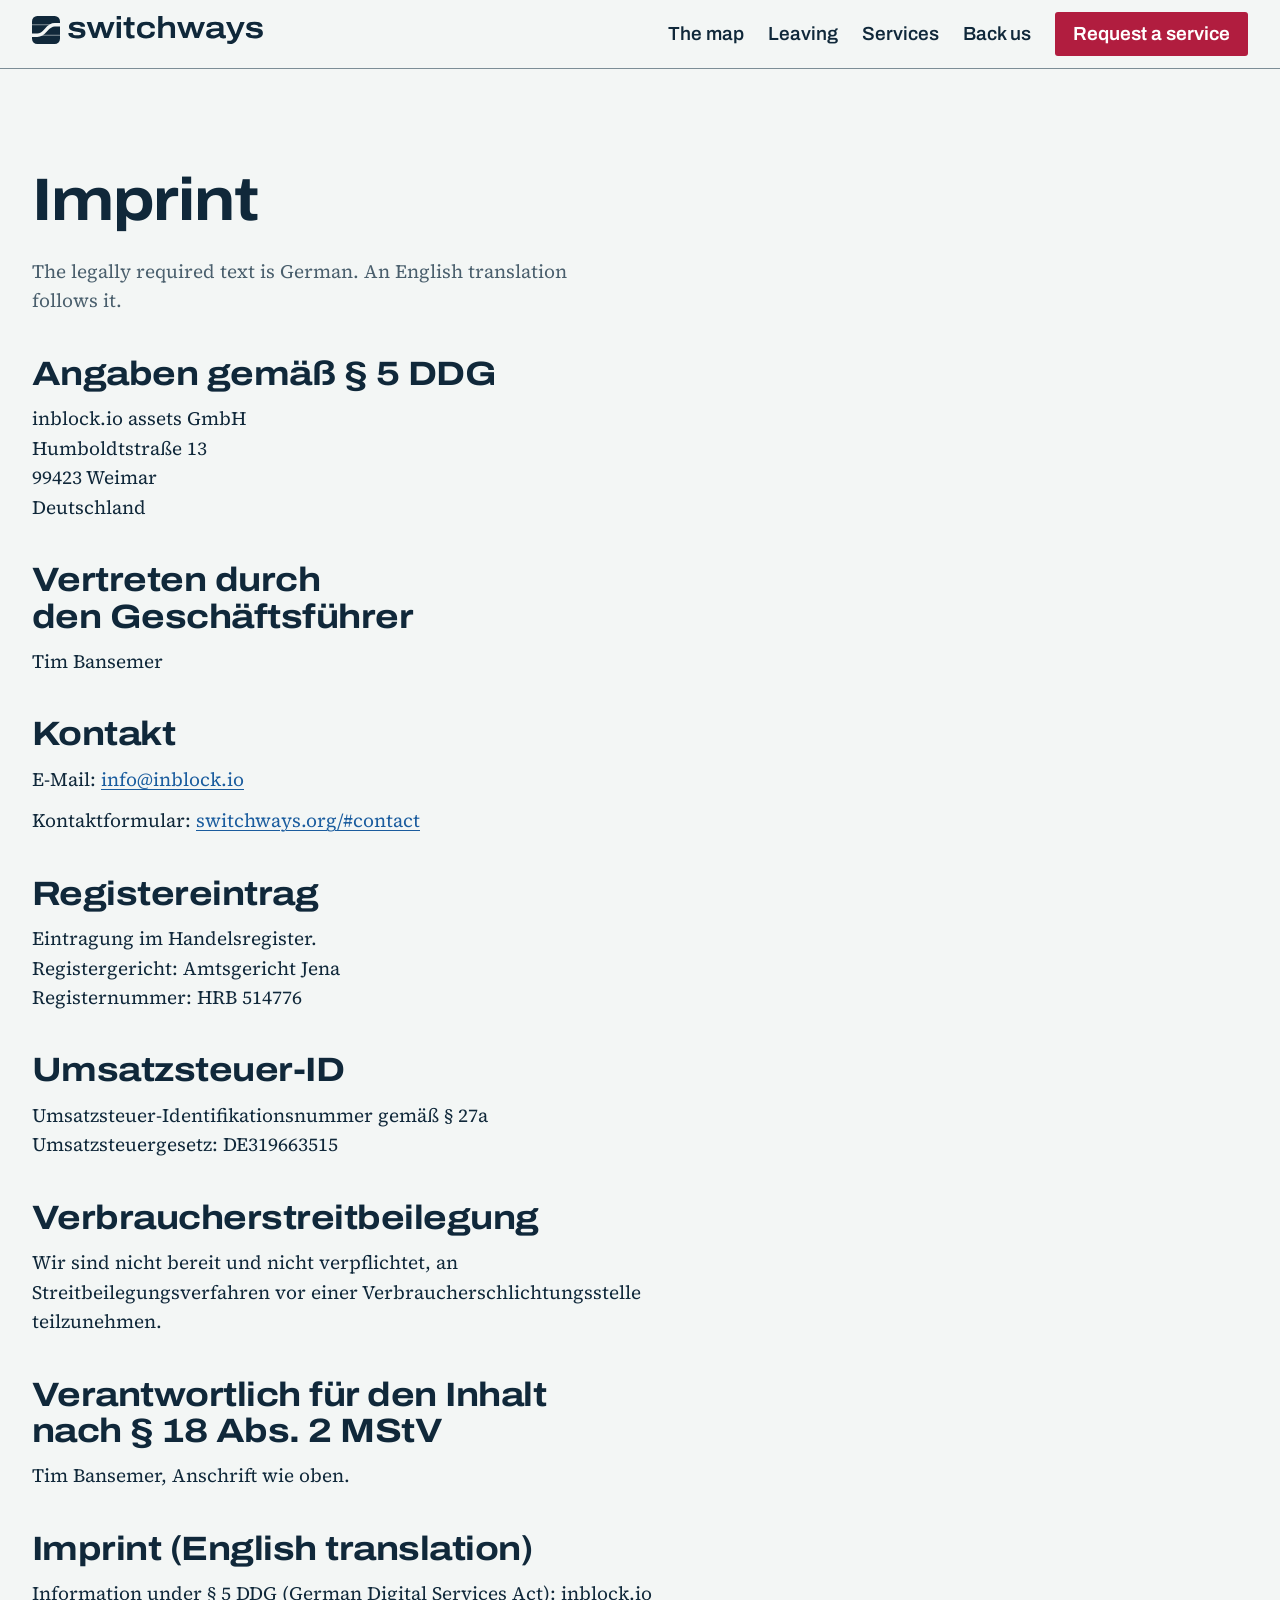
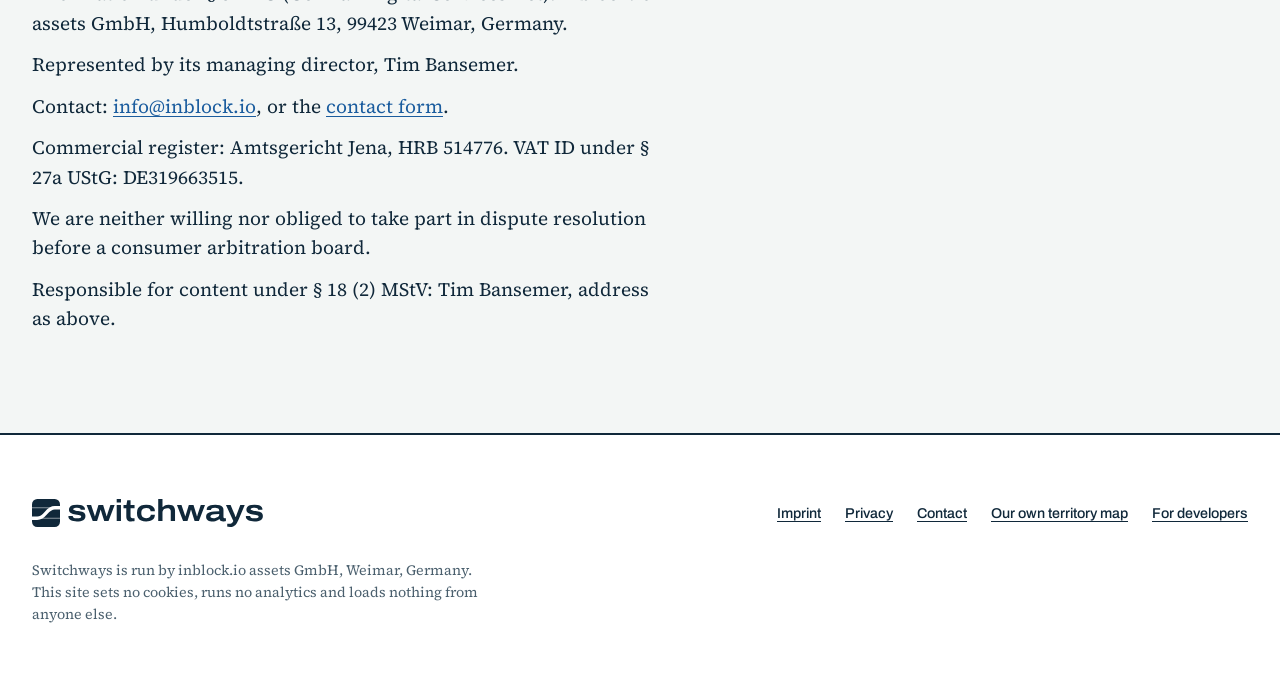
<file: impressum/index.html>
<!DOCTYPE html><html lang="en" class="no-js"><head><meta charset="utf-8"><meta name="viewport" content="width=device-width, initial-scale=1"><script>document.documentElement.classList.replace('no-js','js')</script><title>Imprint | Switchways</title><meta name="description" content="Open services for people and teams. We run them, you hold the keys, and you can leave with your data, your identity and your setup."><link rel="canonical" href="https://switchways.org/impressum/"><meta name="robots" content="noindex, nofollow"><meta name="color-scheme" content="light dark"><meta name="theme-color" content="#f3f6f5" media="(prefers-color-scheme: light)"><meta name="theme-color" content="#0c1e2b" media="(prefers-color-scheme: dark)"><meta property="og:type" content="website"><meta property="og:site_name" content="Switchways"><meta property="og:title" content="Imprint | Switchways"><meta property="og:description" content="Open services for people and teams. We run them, you hold the keys, and you can leave with your data, your identity and your setup."><meta property="og:url" content="https://switchways.org/impressum/"><meta property="og:locale" content="en_GB"><meta property="og:image" content="https://switchways.org/og-default.png"><meta property="og:image:type" content="image/png"><meta property="og:image:width" content="1200"><meta property="og:image:height" content="630"><meta property="og:image:alt" content="Whose territory are you on? Switchways, on a map sheet with a railway crossover."><meta name="twitter:card" content="summary_large_image"><meta name="twitter:image" content="https://switchways.org/og-default.png"><link rel="icon" href="/favicon.svg" type="image/svg+xml"><link rel="apple-touch-icon" href="/apple-touch-icon.png"><link rel="preload" href="/fonts/archivo-latin-var.woff2" as="font" type="font/woff2" crossorigin><link rel="preload" href="/fonts/source-serif-4-latin-var.woff2" as="font" type="font/woff2" crossorigin><meta http-equiv="content-security-policy" content="default-src 'self';img-src 'self' data:;font-src 'self';connect-src 'self' https://dev.intake.inblock.io;form-action 'self' https://dev.intake.inblock.io;base-uri 'none';object-src 'none'; script-src 'self' 'sha256-OuZY6WzJOIh2C89ThsUSxQtxIJomDP4jHuL8NXL3o5c=' 'sha256-X5rSjJiuMnAlELfAe1ilwvShfqJJl779ZTHW1PcV9kE=' 'sha256-S01GhpNl23Z8kds0dlSTHni+J9iRGkcUIFot3KKl/CM=' 'sha256-xIb/Pa7FUshAu4ihwjchYcQpyCI8eS8kt40GpOAYCz8=' 'sha256-1BvDVWLr3QCC20uHhUDi27eDFVJpk1uMQJGIWKUks2I=' 'sha256-kmZE/W8I1iuTnl1b3yqzv9/DQZenPngd3NjSKMQl7y0=' 'sha256-Y8t0ntteBwH+PqGKUyjWW3CAk+BNJKSoQc0xZ68FjhM=' 'sha256-0O7iB6zr9x0r6X6eWYITC9V5q+yWCGAoFvcysBGbY9Q='; style-src 'self' 'sha256-h6PfrlDj472+ucv4+id43KlDRefQf1amCBFY9Vq47to=' 'sha256-XWybk8enehko6EKqoU9KRJPouPNilooW3FfJJlcxAzM=' 'sha256-vOHwpvBPuqQASy9I7WBsAsWcdhBtD6UjJy3wQyt+k1Q=' 'sha256-fCYeDNha0nG+/5qHKIkKry71ZoPuKJRQ1PD0kasm5gE=' 'sha256-W/r1OCiGiaOMZae6bJCfmVKtAuErnB708GdQTaxKYQM=' 'sha256-zMlGgfgtrq3quycxl1LCko5Jwt+PtUHxChUaOQGDafA=' 'sha256-47DEQpj8HBSa+/TImW+5JCeuQeRkm5NMpJWZG3hSuFU=';"><style>.table-scroll[data-astro-cid-d2k72spg]{max-width:100%;overflow-x:auto}table[data-astro-cid-d2k72spg]{border-collapse:collapse;font-size:var(--step--1);min-width:32rem}th[data-astro-cid-d2k72spg],td[data-astro-cid-d2k72spg]{text-align:left;vertical-align:top;padding:var(--space-2) var(--space-3);border-bottom:var(--rule)}thead[data-astro-cid-d2k72spg] th[data-astro-cid-d2k72spg]{border-bottom:var(--rule-strong);font-family:var(--font-display);font-weight:650}.pending[data-astro-cid-d2k72spg]{color:var(--color-text-muted);font-style:italic}p[data-astro-cid-d2k72spg].pending{padding-left:var(--space-3);border-left:4px solid var(--color-border)}
.page[data-astro-cid-wvx5tcg7]{padding-block:var(--space-8)}section[data-astro-cid-wvx5tcg7]{gap:var(--space-3);display:grid}.intro[data-astro-cid-wvx5tcg7]{color:var(--color-text-muted)}
</style><link rel="stylesheet" href="/_astro/Base.AUC0escm.css"></head><body><a class="skip-link" href="#main">Skip to content</a><header class="site-header" data-astro-cid-nen7h5rs><div class="wrap header-grid" data-astro-cid-nen7h5rs><a class="home" href="/" aria-label="Switchways, start page" data-astro-cid-nen7h5rs><span class="logo" data-astro-cid-f7espo7c><svg xmlns="http://www.w3.org/2000/svg" viewBox="0 0 757.8 91.9" class="logo-svg" aria-hidden="true" focusable="false"><g transform="translate(0 0) scale(1.43594)"><mask id="sw-lockup-cut-h"><rect width="64" height="64" fill="#fff"/><g fill="none" stroke="#000"><path d="M0 20H64M0 44H64" stroke-width="2.5" stroke-opacity=".5"/><path d="M0 44H12C32 44 32 20 52 20H64" stroke-width="8"/></g></mask><rect width="64" height="64" rx="12" fill="currentColor" mask="url(#sw-lockup-cut-h)"/></g><path transform="translate(115.7 72.4)" fill="currentColor" d="M31.7 1.2Q26 1.2 20.9 0.2Q15.8 -0.8 12 -2.8Q8.2 -4.8 6 -7.8Q3.8 -10.9 3.8 -15Q3.8 -15.4 3.9 -15.8Q3.9 -16.2 4 -16.6L18.3 -16.6Q18.3 -16.4 18.3 -16.2Q18.2 -15.9 18.2 -15.7Q18.3 -13.2 20.2 -11.7Q22.1 -10.2 25.3 -9.5Q28.4 -8.9 32 -8.9Q35.2 -8.9 38.5 -9.3Q41.7 -9.7 43.7 -11Q45.7 -12.2 45.7 -14.6Q45.7 -17.1 43.3 -18.2Q40.9 -19.4 36.8 -20.1Q32.6 -20.8 26.9 -21.7Q22.6 -22.5 18.8 -23.5Q14.9 -24.6 12 -26.3Q9 -28 7.3 -30.8Q5.6 -33.6 5.6 -37.6Q5.6 -41.9 7.6 -44.9Q9.5 -48 13.1 -50Q16.6 -52 21.6 -52.9Q26.6 -53.8 32.5 -53.8Q38 -53.8 42.7 -52.9Q47.3 -52 50.8 -50.1Q54.2 -48.2 56.2 -45.4Q58.2 -42.6 58.2 -39.1Q58.2 -38.6 58.2 -38.2Q58.2 -37.8 58.1 -37.4L43.9 -37.4L43.9 -37.9Q43.9 -39.9 42.3 -41.2Q40.7 -42.6 38.1 -43.2Q35.5 -43.8 32.3 -43.8Q30.8 -43.8 28.7 -43.7Q26.5 -43.5 24.5 -42.9Q22.5 -42.4 21.1 -41.6Q19.7 -40.7 19.7 -39.1Q19.7 -37 21.9 -35.9Q24.1 -34.9 27.8 -34.2Q31.4 -33.6 35.5 -33Q40.2 -32.2 44.6 -31.2Q48.9 -30.3 52.4 -28.6Q55.8 -27 57.8 -24Q59.7 -21 59.7 -16.3Q59.7 -11.4 57.8 -8Q55.9 -4.6 52.3 -2.6Q48.6 -0.6 43.4 0.3Q38.1 1.2 31.7 1.2ZM83.6 0L63.5 -52.7L78.4 -52.7L87.2 -26.5Q88 -24.3 88.7 -22.2Q89.3 -20 89.8 -18.2Q90.2 -16.5 90.4 -15.6L91.1 -15.6Q91.6 -16.9 92.1 -18.7Q92.6 -20.6 93.3 -22.6Q93.9 -24.6 94.4 -26.6L102.4 -52.7L117.8 -52.7L125.9 -26.6Q126.2 -25.6 126.8 -23.7Q127.4 -21.7 128 -19.5Q128.5 -17.3 129 -15.6L129.7 -15.6Q130.2 -17.2 130.8 -19.2Q131.3 -21.2 131.9 -23.2Q132.5 -25.2 132.9 -26.4L141.6 -52.7L155.6 -52.7L135.5 0L121.4 0L113.8 -24.3Q113.1 -26.4 112.4 -28.8Q111.7 -31.3 111 -33.5Q110.3 -35.7 110 -37.2L109.2 -37.2Q109 -35.9 108.3 -33.7Q107.6 -31.6 106.9 -29.1Q106.2 -26.6 105.5 -24.3L98 0ZM162.3 -61L162.3 -72.4L176.3 -72.4L176.3 -61ZM162.3 0L162.3 -52.7L176.3 -52.7L176.3 0ZM209.7 1.2Q204 1.2 200.5 -0.5Q197 -2.2 195.4 -5.7Q193.8 -9.2 193.8 -14.9L193.8 -41.9L184.6 -41.9L184.6 -52.7L194.2 -52.7L197 -67.9L207.8 -67.9L207.8 -52.7L220.9 -52.7L220.9 -41.9L207.8 -41.9L207.8 -16.3Q207.8 -13 209.1 -11.3Q210.5 -9.6 214.6 -9.6L220.9 -9.6L220.9 -0.5Q219.5 0 217.5 0.4Q215.5 0.8 213.4 1Q211.3 1.2 209.7 1.2ZM259.1 1.2Q249.5 1.2 242.6 -1.8Q235.7 -4.8 232.2 -11Q228.7 -17.1 228.7 -26.4Q228.7 -35.7 232.2 -41.7Q235.7 -47.8 242.6 -50.8Q249.4 -53.9 259.1 -53.9Q265.2 -53.9 270.4 -52.5Q275.6 -51.2 279.6 -48.5Q283.5 -45.8 285.6 -41.7Q287.7 -37.6 287.7 -32.3L273.4 -32.3Q273.4 -35.8 271.6 -38.2Q269.7 -40.7 266.5 -41.9Q263.2 -43.1 259.1 -43.1Q254 -43.1 250.5 -41.2Q246.9 -39.4 245 -35.9Q243.1 -32.5 243.1 -27.4L243.1 -25.4Q243.1 -20.3 245.1 -16.7Q247 -13.2 250.6 -11.4Q254.2 -9.6 259.6 -9.6Q263.6 -9.6 266.9 -10.9Q270.1 -12.2 272.1 -14.6Q274.1 -17.1 274.1 -20.4L287.7 -20.4Q287.7 -15.1 285.6 -11Q283.4 -6.9 279.6 -4.2Q275.7 -1.5 270.5 -0.2Q265.2 1.2 259.1 1.2ZM298.6 0L298.6 -72.4L312.6 -72.4L312.6 -45.8L313.3 -45.8Q315.8 -48.8 319 -50.6Q322.1 -52.3 325.7 -53.1Q329.2 -53.9 332.8 -53.9Q339.6 -53.9 344.3 -51.7Q348.9 -49.5 351.4 -44.9Q353.8 -40.4 353.8 -33.3L353.8 0L339.7 0L339.7 -31Q339.7 -34.1 338.9 -36.2Q338 -38.4 336.4 -39.7Q334.8 -41.1 332.6 -41.7Q330.4 -42.2 327.6 -42.2Q323.6 -42.2 320.2 -40.4Q316.8 -38.7 314.7 -35.7Q312.6 -32.7 312.6 -28.6L312.6 0ZM380.2 0L360.1 -52.7L375 -52.7L383.8 -26.5Q384.6 -24.3 385.3 -22.2Q385.9 -20 386.4 -18.2Q386.8 -16.5 387 -15.6L387.7 -15.6Q388.2 -16.9 388.7 -18.7Q389.2 -20.6 389.9 -22.6Q390.5 -24.6 391 -26.6L399 -52.7L414.4 -52.7L422.5 -26.6Q422.8 -25.6 423.4 -23.7Q424 -21.7 424.6 -19.5Q425.1 -17.3 425.6 -15.6L426.3 -15.6Q426.8 -17.2 427.4 -19.2Q427.9 -21.2 428.5 -23.2Q429.1 -25.2 429.5 -26.4L438.2 -52.7L452.2 -52.7L432.1 0L418 0L410.4 -24.3Q409.7 -26.4 409 -28.8Q408.3 -31.3 407.6 -33.5Q406.9 -35.7 406.6 -37.2L405.8 -37.2Q405.6 -35.9 404.9 -33.7Q404.2 -31.6 403.5 -29.1Q402.8 -26.6 402.1 -24.3L394.6 0ZM476.5 1.2Q472.5 1.2 468.7 0.5Q465 -0.2 462 -1.8Q459.1 -3.5 457.4 -6.5Q455.7 -9.6 455.7 -14.1Q455.7 -20.2 458.9 -23.8Q462.1 -27.5 467.9 -29.2Q473.7 -30.9 481.6 -31.4Q489.5 -31.9 498.8 -31.9L498.8 -34.7Q498.8 -37.7 497.3 -39.6Q495.9 -41.5 493 -42.4Q490.1 -43.3 485.2 -43.3Q481.2 -43.3 478.2 -42.6Q475.2 -41.9 473.5 -40.7Q471.9 -39.6 471.9 -37.9L471.9 -36.6L458 -36.6Q457.9 -37 457.8 -37.4Q457.8 -37.9 457.8 -38.6Q457.8 -43.1 461 -46.6Q464.3 -50.1 470.5 -52Q476.8 -53.9 485.9 -53.9Q494.7 -53.9 500.7 -52.1Q506.7 -50.3 509.7 -46.5Q512.8 -42.7 512.8 -36.4L512.8 -13.4Q512.8 -11.6 513.6 -10.6Q514.5 -9.6 516.2 -9.6L520.8 -9.6L520.8 -0.5Q519.7 -0.1 517.2 0.6Q514.8 1.2 511.6 1.2Q507.6 1.2 505.1 0.2Q502.7 -0.9 501.5 -2.7Q500.4 -4.5 499.8 -6.7L499.1 -6.7Q496.6 -4.3 493.1 -2.5Q489.7 -0.7 485.5 0.3Q481.4 1.2 476.5 1.2ZM480.3 -9.5Q483.4 -9.5 486.5 -10.2Q489.7 -10.9 492.5 -12.3Q495.4 -13.7 497.1 -15.7Q498.8 -17.8 498.8 -20.5L498.8 -23.2Q489.4 -23.2 482.9 -22.4Q476.4 -21.6 473.1 -19.8Q469.9 -18.1 469.9 -14.8Q469.9 -12.7 471.3 -11.5Q472.8 -10.4 475.2 -10Q477.6 -9.5 480.3 -9.5ZM534.5 19.5Q531.4 19.5 529 19Q526.7 18.5 525.1 17.9L525.1 8.7L531.8 8.7Q535.7 8.7 538.2 7.7Q540.7 6.6 542.3 4.7Q544 2.7 545.1 0L520.9 -52.7L536.2 -52.7L546.8 -27.5Q547.7 -25.8 548.7 -23.2Q549.7 -20.5 550.7 -17.8Q551.8 -15.2 552.6 -13.1L553.3 -13.1Q553.4 -13.6 553.9 -15.2Q554.5 -16.9 555.3 -19.1Q556.2 -21.3 557 -23.6Q557.8 -25.9 558.4 -27.6L567.9 -52.7L582.6 -52.7L562.2 -4.3Q559.7 1.2 557.3 5.5Q555 9.8 551.9 13Q548.9 16.1 544.7 17.8Q540.5 19.5 534.5 19.5ZM614.1 1.2Q608.4 1.2 603.3 0.2Q598.2 -0.8 594.4 -2.8Q590.6 -4.8 588.4 -7.8Q586.2 -10.9 586.2 -15Q586.2 -15.4 586.3 -15.8Q586.3 -16.2 586.4 -16.6L600.7 -16.6Q600.7 -16.4 600.7 -16.2Q600.6 -15.9 600.6 -15.7Q600.7 -13.2 602.6 -11.7Q604.5 -10.2 607.7 -9.5Q610.8 -8.9 614.4 -8.9Q617.6 -8.9 620.9 -9.3Q624.1 -9.7 626.1 -11Q628.1 -12.2 628.1 -14.6Q628.1 -17.1 625.7 -18.2Q623.3 -19.4 619.2 -20.1Q615 -20.8 609.3 -21.7Q605 -22.5 601.2 -23.5Q597.3 -24.6 594.4 -26.3Q591.4 -28 589.7 -30.8Q588 -33.6 588 -37.6Q588 -41.9 590 -44.9Q591.9 -48 595.5 -50Q599 -52 604 -52.9Q609 -53.8 614.9 -53.8Q620.4 -53.8 625.1 -52.9Q629.7 -52 633.2 -50.1Q636.6 -48.2 638.6 -45.4Q640.6 -42.6 640.6 -39.1Q640.6 -38.6 640.6 -38.2Q640.6 -37.8 640.5 -37.4L626.3 -37.4L626.3 -37.9Q626.3 -39.9 624.7 -41.2Q623.1 -42.6 620.5 -43.2Q617.9 -43.8 614.7 -43.8Q613.2 -43.8 611.1 -43.7Q608.9 -43.5 606.9 -42.9Q604.9 -42.4 603.5 -41.6Q602.1 -40.7 602.1 -39.1Q602.1 -37 604.3 -35.9Q606.5 -34.9 610.2 -34.2Q613.8 -33.6 617.9 -33Q622.6 -32.2 627 -31.2Q631.3 -30.3 634.8 -28.6Q638.2 -27 640.2 -24Q642.1 -21 642.1 -16.3Q642.1 -11.4 640.2 -8Q638.3 -4.6 634.7 -2.6Q631 -0.6 625.8 0.3Q620.5 1.2 614.1 1.2Z"/></svg>
</span></a><nav class="nav" aria-label="Main" data-astro-cid-nen7h5rs><ul data-astro-cid-nen7h5rs><li data-astro-cid-nen7h5rs><a href="/#map" data-astro-cid-nen7h5rs>The map</a></li><li data-astro-cid-nen7h5rs><a href="/#leaving" data-astro-cid-nen7h5rs>Leaving</a></li><li data-astro-cid-nen7h5rs><a href="/#services" data-astro-cid-nen7h5rs>Services</a></li><li data-astro-cid-nen7h5rs><a href="/#back-us" data-astro-cid-nen7h5rs>Back us</a></li></ul></nav><a class="button cta" href="/#request" data-request-link data-header-cta data-astro-cid-nen7h5rs>Request a service</a></div></header><script type="module">var e=document.querySelector(`[data-header-cta]`),t=[...document.querySelectorAll(`.hero .button-primary, #request`)];if(e&&`IntersectionObserver`in window){let n=new Set,r=new IntersectionObserver(t=>{for(let e of t)e.isIntersecting?n.add(e.target):n.delete(e.target);e.classList.toggle(`button-primary`,n.size===0)});t.length?t.forEach(e=>r.observe(e)):e.classList.add(`button-primary`)}</script><main id="main" tabindex="-1"><div class="wrap page" data-astro-cid-wvx5tcg7><div class="prose" data-astro-cid-wvx5tcg7><h1 data-astro-cid-wvx5tcg7>Imprint</h1><p class="intro" data-astro-cid-wvx5tcg7>The legally required text is German. An English translation follows it.</p><section aria-labelledby="imp-0" lang="de" data-astro-cid-wvx5tcg7><h2 id="imp-0" data-astro-cid-wvx5tcg7>Angaben gemäß § 5 DDG</h2><p class="lines" data-astro-cid-d2k72spg>inblock.io assets GmbH<br data-astro-cid-d2k72spg>Humboldtstraße 13<br data-astro-cid-d2k72spg>99423 Weimar<br data-astro-cid-d2k72spg>Deutschland</p></section><section aria-labelledby="imp-1" lang="de" data-astro-cid-wvx5tcg7><h2 id="imp-1" data-astro-cid-wvx5tcg7>Vertreten durch den Geschäftsführer</h2><p data-astro-cid-d2k72spg>Tim Bansemer</p></section><section aria-labelledby="imp-2" lang="de" data-astro-cid-wvx5tcg7><h2 id="imp-2" data-astro-cid-wvx5tcg7>Kontakt</h2><p data-astro-cid-d2k72spg>E-Mail: <a href="mailto:info@inblock.io" data-astro-cid-d2k72spg>info@inblock.io</a></p><p data-astro-cid-d2k72spg>Kontaktformular: <a href="/#contact" data-astro-cid-d2k72spg>switchways.org/#contact</a></p></section><section aria-labelledby="imp-3" lang="de" data-astro-cid-wvx5tcg7><h2 id="imp-3" data-astro-cid-wvx5tcg7>Registereintrag</h2><p class="lines" data-astro-cid-d2k72spg>Eintragung im Handelsregister.<br data-astro-cid-d2k72spg>Registergericht: Amtsgericht Jena<br data-astro-cid-d2k72spg>Registernummer: HRB 514776</p></section><section aria-labelledby="imp-4" lang="de" data-astro-cid-wvx5tcg7><h2 id="imp-4" data-astro-cid-wvx5tcg7>Umsatzsteuer-ID</h2><p data-astro-cid-d2k72spg>Umsatzsteuer-Identifikationsnummer gemäß § 27a Umsatzsteuergesetz: DE319663515</p></section><section aria-labelledby="imp-5" lang="de" data-astro-cid-wvx5tcg7><h2 id="imp-5" data-astro-cid-wvx5tcg7>Verbraucherstreitbeilegung</h2><p data-astro-cid-d2k72spg>Wir sind nicht bereit und nicht verpflichtet, an Streitbeilegungsverfahren vor einer Verbraucherschlichtungsstelle teilzunehmen.</p></section><section aria-labelledby="imp-6" lang="de" data-astro-cid-wvx5tcg7><h2 id="imp-6" data-astro-cid-wvx5tcg7>Verantwortlich für den Inhalt nach § 18 Abs. 2 MStV</h2><p data-astro-cid-d2k72spg>Tim Bansemer, Anschrift wie oben.</p></section><section aria-labelledby="imp-7" data-astro-cid-wvx5tcg7><h2 id="imp-7" data-astro-cid-wvx5tcg7>Imprint (English translation)</h2><p data-astro-cid-d2k72spg>Information under § 5 DDG (German Digital Services Act): inblock.io assets GmbH, Humboldtstraße 13, 99423 Weimar, Germany.</p><p data-astro-cid-d2k72spg>Represented by its managing director, Tim Bansemer.</p><p data-astro-cid-d2k72spg>Contact: <a href="mailto:info@inblock.io" data-astro-cid-d2k72spg>info@inblock.io</a>, or the <a href="/#contact" data-astro-cid-d2k72spg>contact form</a>.</p><p data-astro-cid-d2k72spg>Commercial register: Amtsgericht Jena, HRB 514776. VAT ID under § 27a UStG: DE319663515.</p><p data-astro-cid-d2k72spg>We are neither willing nor obliged to take part in dispute resolution before a consumer arbitration board.</p><p data-astro-cid-d2k72spg>Responsible for content under § 18 (2) MStV: Tim Bansemer, address as above.</p></section></div></div></main><footer class="site-footer" data-astro-cid-jo6i4kqk><div class="wrap footer-grid" data-astro-cid-jo6i4kqk><span class="logo" data-astro-cid-f7espo7c><svg xmlns="http://www.w3.org/2000/svg" viewBox="0 0 757.8 91.9" class="logo-svg" aria-hidden="true" focusable="false"><g transform="translate(0 0) scale(1.43594)"><mask id="sw-lockup-cut-f"><rect width="64" height="64" fill="#fff"/><g fill="none" stroke="#000"><path d="M0 20H64M0 44H64" stroke-width="2.5" stroke-opacity=".5"/><path d="M0 44H12C32 44 32 20 52 20H64" stroke-width="8"/></g></mask><rect width="64" height="64" rx="12" fill="currentColor" mask="url(#sw-lockup-cut-f)"/></g><path transform="translate(115.7 72.4)" fill="currentColor" d="M31.7 1.2Q26 1.2 20.9 0.2Q15.8 -0.8 12 -2.8Q8.2 -4.8 6 -7.8Q3.8 -10.9 3.8 -15Q3.8 -15.4 3.9 -15.8Q3.9 -16.2 4 -16.6L18.3 -16.6Q18.3 -16.4 18.3 -16.2Q18.2 -15.9 18.2 -15.7Q18.3 -13.2 20.2 -11.7Q22.1 -10.2 25.3 -9.5Q28.4 -8.9 32 -8.9Q35.2 -8.9 38.5 -9.3Q41.7 -9.7 43.7 -11Q45.7 -12.2 45.7 -14.6Q45.7 -17.1 43.3 -18.2Q40.9 -19.4 36.8 -20.1Q32.6 -20.8 26.9 -21.7Q22.6 -22.5 18.8 -23.5Q14.9 -24.6 12 -26.3Q9 -28 7.3 -30.8Q5.6 -33.6 5.6 -37.6Q5.6 -41.9 7.6 -44.9Q9.5 -48 13.1 -50Q16.6 -52 21.6 -52.9Q26.6 -53.8 32.5 -53.8Q38 -53.8 42.7 -52.9Q47.3 -52 50.8 -50.1Q54.2 -48.2 56.2 -45.4Q58.2 -42.6 58.2 -39.1Q58.2 -38.6 58.2 -38.2Q58.2 -37.8 58.1 -37.4L43.9 -37.4L43.9 -37.9Q43.9 -39.9 42.3 -41.2Q40.7 -42.6 38.1 -43.2Q35.5 -43.8 32.3 -43.8Q30.8 -43.8 28.7 -43.7Q26.5 -43.5 24.5 -42.9Q22.5 -42.4 21.1 -41.6Q19.7 -40.7 19.7 -39.1Q19.7 -37 21.9 -35.9Q24.1 -34.9 27.8 -34.2Q31.4 -33.6 35.5 -33Q40.2 -32.2 44.6 -31.2Q48.9 -30.3 52.4 -28.6Q55.8 -27 57.8 -24Q59.7 -21 59.7 -16.3Q59.7 -11.4 57.8 -8Q55.9 -4.6 52.3 -2.6Q48.6 -0.6 43.4 0.3Q38.1 1.2 31.7 1.2ZM83.6 0L63.5 -52.7L78.4 -52.7L87.2 -26.5Q88 -24.3 88.7 -22.2Q89.3 -20 89.8 -18.2Q90.2 -16.5 90.4 -15.6L91.1 -15.6Q91.6 -16.9 92.1 -18.7Q92.6 -20.6 93.3 -22.6Q93.9 -24.6 94.4 -26.6L102.4 -52.7L117.8 -52.7L125.9 -26.6Q126.2 -25.6 126.8 -23.7Q127.4 -21.7 128 -19.5Q128.5 -17.3 129 -15.6L129.7 -15.6Q130.2 -17.2 130.8 -19.2Q131.3 -21.2 131.9 -23.2Q132.5 -25.2 132.9 -26.4L141.6 -52.7L155.6 -52.7L135.5 0L121.4 0L113.8 -24.3Q113.1 -26.4 112.4 -28.8Q111.7 -31.3 111 -33.5Q110.3 -35.7 110 -37.2L109.2 -37.2Q109 -35.9 108.3 -33.7Q107.6 -31.6 106.9 -29.1Q106.2 -26.6 105.5 -24.3L98 0ZM162.3 -61L162.3 -72.4L176.3 -72.4L176.3 -61ZM162.3 0L162.3 -52.7L176.3 -52.7L176.3 0ZM209.7 1.2Q204 1.2 200.5 -0.5Q197 -2.2 195.4 -5.7Q193.8 -9.2 193.8 -14.9L193.8 -41.9L184.6 -41.9L184.6 -52.7L194.2 -52.7L197 -67.9L207.8 -67.9L207.8 -52.7L220.9 -52.7L220.9 -41.9L207.8 -41.9L207.8 -16.3Q207.8 -13 209.1 -11.3Q210.5 -9.6 214.6 -9.6L220.9 -9.6L220.9 -0.5Q219.5 0 217.5 0.4Q215.5 0.8 213.4 1Q211.3 1.2 209.7 1.2ZM259.1 1.2Q249.5 1.2 242.6 -1.8Q235.7 -4.8 232.2 -11Q228.7 -17.1 228.7 -26.4Q228.7 -35.7 232.2 -41.7Q235.7 -47.8 242.6 -50.8Q249.4 -53.9 259.1 -53.9Q265.2 -53.9 270.4 -52.5Q275.6 -51.2 279.6 -48.5Q283.5 -45.8 285.6 -41.7Q287.7 -37.6 287.7 -32.3L273.4 -32.3Q273.4 -35.8 271.6 -38.2Q269.7 -40.7 266.5 -41.9Q263.2 -43.1 259.1 -43.1Q254 -43.1 250.5 -41.2Q246.9 -39.4 245 -35.9Q243.1 -32.5 243.1 -27.4L243.1 -25.4Q243.1 -20.3 245.1 -16.7Q247 -13.2 250.6 -11.4Q254.2 -9.6 259.6 -9.6Q263.6 -9.6 266.9 -10.9Q270.1 -12.2 272.1 -14.6Q274.1 -17.1 274.1 -20.4L287.7 -20.4Q287.7 -15.1 285.6 -11Q283.4 -6.9 279.6 -4.2Q275.7 -1.5 270.5 -0.2Q265.2 1.2 259.1 1.2ZM298.6 0L298.6 -72.4L312.6 -72.4L312.6 -45.8L313.3 -45.8Q315.8 -48.8 319 -50.6Q322.1 -52.3 325.7 -53.1Q329.2 -53.9 332.8 -53.9Q339.6 -53.9 344.3 -51.7Q348.9 -49.5 351.4 -44.9Q353.8 -40.4 353.8 -33.3L353.8 0L339.7 0L339.7 -31Q339.7 -34.1 338.9 -36.2Q338 -38.4 336.4 -39.7Q334.8 -41.1 332.6 -41.7Q330.4 -42.2 327.6 -42.2Q323.6 -42.2 320.2 -40.4Q316.8 -38.7 314.7 -35.7Q312.6 -32.7 312.6 -28.6L312.6 0ZM380.2 0L360.1 -52.7L375 -52.7L383.8 -26.5Q384.6 -24.3 385.3 -22.2Q385.9 -20 386.4 -18.2Q386.8 -16.5 387 -15.6L387.7 -15.6Q388.2 -16.9 388.7 -18.7Q389.2 -20.6 389.9 -22.6Q390.5 -24.6 391 -26.6L399 -52.7L414.4 -52.7L422.5 -26.6Q422.8 -25.6 423.4 -23.7Q424 -21.7 424.6 -19.5Q425.1 -17.3 425.6 -15.6L426.3 -15.6Q426.8 -17.2 427.4 -19.2Q427.9 -21.2 428.5 -23.2Q429.1 -25.2 429.5 -26.4L438.2 -52.7L452.2 -52.7L432.1 0L418 0L410.4 -24.3Q409.7 -26.4 409 -28.8Q408.3 -31.3 407.6 -33.5Q406.9 -35.7 406.6 -37.2L405.8 -37.2Q405.6 -35.9 404.9 -33.7Q404.2 -31.6 403.5 -29.1Q402.8 -26.6 402.1 -24.3L394.6 0ZM476.5 1.2Q472.5 1.2 468.7 0.5Q465 -0.2 462 -1.8Q459.1 -3.5 457.4 -6.5Q455.7 -9.6 455.7 -14.1Q455.7 -20.2 458.9 -23.8Q462.1 -27.5 467.9 -29.2Q473.7 -30.9 481.6 -31.4Q489.5 -31.9 498.8 -31.9L498.8 -34.7Q498.8 -37.7 497.3 -39.6Q495.9 -41.5 493 -42.4Q490.1 -43.3 485.2 -43.3Q481.2 -43.3 478.2 -42.6Q475.2 -41.9 473.5 -40.7Q471.9 -39.6 471.9 -37.9L471.9 -36.6L458 -36.6Q457.9 -37 457.8 -37.4Q457.8 -37.9 457.8 -38.6Q457.8 -43.1 461 -46.6Q464.3 -50.1 470.5 -52Q476.8 -53.9 485.9 -53.9Q494.7 -53.9 500.7 -52.1Q506.7 -50.3 509.7 -46.5Q512.8 -42.7 512.8 -36.4L512.8 -13.4Q512.8 -11.6 513.6 -10.6Q514.5 -9.6 516.2 -9.6L520.8 -9.6L520.8 -0.5Q519.7 -0.1 517.2 0.6Q514.8 1.2 511.6 1.2Q507.6 1.2 505.1 0.2Q502.7 -0.9 501.5 -2.7Q500.4 -4.5 499.8 -6.7L499.1 -6.7Q496.6 -4.3 493.1 -2.5Q489.7 -0.7 485.5 0.3Q481.4 1.2 476.5 1.2ZM480.3 -9.5Q483.4 -9.5 486.5 -10.2Q489.7 -10.9 492.5 -12.3Q495.4 -13.7 497.1 -15.7Q498.8 -17.8 498.8 -20.5L498.8 -23.2Q489.4 -23.2 482.9 -22.4Q476.4 -21.6 473.1 -19.8Q469.9 -18.1 469.9 -14.8Q469.9 -12.7 471.3 -11.5Q472.8 -10.4 475.2 -10Q477.6 -9.5 480.3 -9.5ZM534.5 19.5Q531.4 19.5 529 19Q526.7 18.5 525.1 17.9L525.1 8.7L531.8 8.7Q535.7 8.7 538.2 7.7Q540.7 6.6 542.3 4.7Q544 2.7 545.1 0L520.9 -52.7L536.2 -52.7L546.8 -27.5Q547.7 -25.8 548.7 -23.2Q549.7 -20.5 550.7 -17.8Q551.8 -15.2 552.6 -13.1L553.3 -13.1Q553.4 -13.6 553.9 -15.2Q554.5 -16.9 555.3 -19.1Q556.2 -21.3 557 -23.6Q557.8 -25.9 558.4 -27.6L567.9 -52.7L582.6 -52.7L562.2 -4.3Q559.7 1.2 557.3 5.5Q555 9.8 551.9 13Q548.9 16.1 544.7 17.8Q540.5 19.5 534.5 19.5ZM614.1 1.2Q608.4 1.2 603.3 0.2Q598.2 -0.8 594.4 -2.8Q590.6 -4.8 588.4 -7.8Q586.2 -10.9 586.2 -15Q586.2 -15.4 586.3 -15.8Q586.3 -16.2 586.4 -16.6L600.7 -16.6Q600.7 -16.4 600.7 -16.2Q600.6 -15.9 600.6 -15.7Q600.7 -13.2 602.6 -11.7Q604.5 -10.2 607.7 -9.5Q610.8 -8.9 614.4 -8.9Q617.6 -8.9 620.9 -9.3Q624.1 -9.7 626.1 -11Q628.1 -12.2 628.1 -14.6Q628.1 -17.1 625.7 -18.2Q623.3 -19.4 619.2 -20.1Q615 -20.8 609.3 -21.7Q605 -22.5 601.2 -23.5Q597.3 -24.6 594.4 -26.3Q591.4 -28 589.7 -30.8Q588 -33.6 588 -37.6Q588 -41.9 590 -44.9Q591.9 -48 595.5 -50Q599 -52 604 -52.9Q609 -53.8 614.9 -53.8Q620.4 -53.8 625.1 -52.9Q629.7 -52 633.2 -50.1Q636.6 -48.2 638.6 -45.4Q640.6 -42.6 640.6 -39.1Q640.6 -38.6 640.6 -38.2Q640.6 -37.8 640.5 -37.4L626.3 -37.4L626.3 -37.9Q626.3 -39.9 624.7 -41.2Q623.1 -42.6 620.5 -43.2Q617.9 -43.8 614.7 -43.8Q613.2 -43.8 611.1 -43.7Q608.9 -43.5 606.9 -42.9Q604.9 -42.4 603.5 -41.6Q602.1 -40.7 602.1 -39.1Q602.1 -37 604.3 -35.9Q606.5 -34.9 610.2 -34.2Q613.8 -33.6 617.9 -33Q622.6 -32.2 627 -31.2Q631.3 -30.3 634.8 -28.6Q638.2 -27 640.2 -24Q642.1 -21 642.1 -16.3Q642.1 -11.4 640.2 -8Q638.3 -4.6 634.7 -2.6Q631 -0.6 625.8 0.3Q620.5 1.2 614.1 1.2Z"/></svg>
</span><nav aria-label="About this site" data-astro-cid-jo6i4kqk><ul data-astro-cid-jo6i4kqk><li data-astro-cid-jo6i4kqk><a href="/impressum/" data-astro-cid-jo6i4kqk>Imprint</a></li><li data-astro-cid-jo6i4kqk><a href="/privacy/" data-astro-cid-jo6i4kqk>Privacy</a></li><li data-astro-cid-jo6i4kqk><a href="/#contact" data-astro-cid-jo6i4kqk>Contact</a></li><li data-astro-cid-jo6i4kqk><a href="/#our-map" data-astro-cid-jo6i4kqk>Our own territory map</a></li><li data-astro-cid-jo6i4kqk><a href="/#build" data-astro-cid-jo6i4kqk>For developers</a></li></ul></nav><p class="operator" data-astro-cid-jo6i4kqk>Switchways is run by inblock.io assets GmbH, Weimar, Germany. This site sets no cookies, runs no analytics and loads nothing from anyone else.</p></div></footer></body></html>
</file>
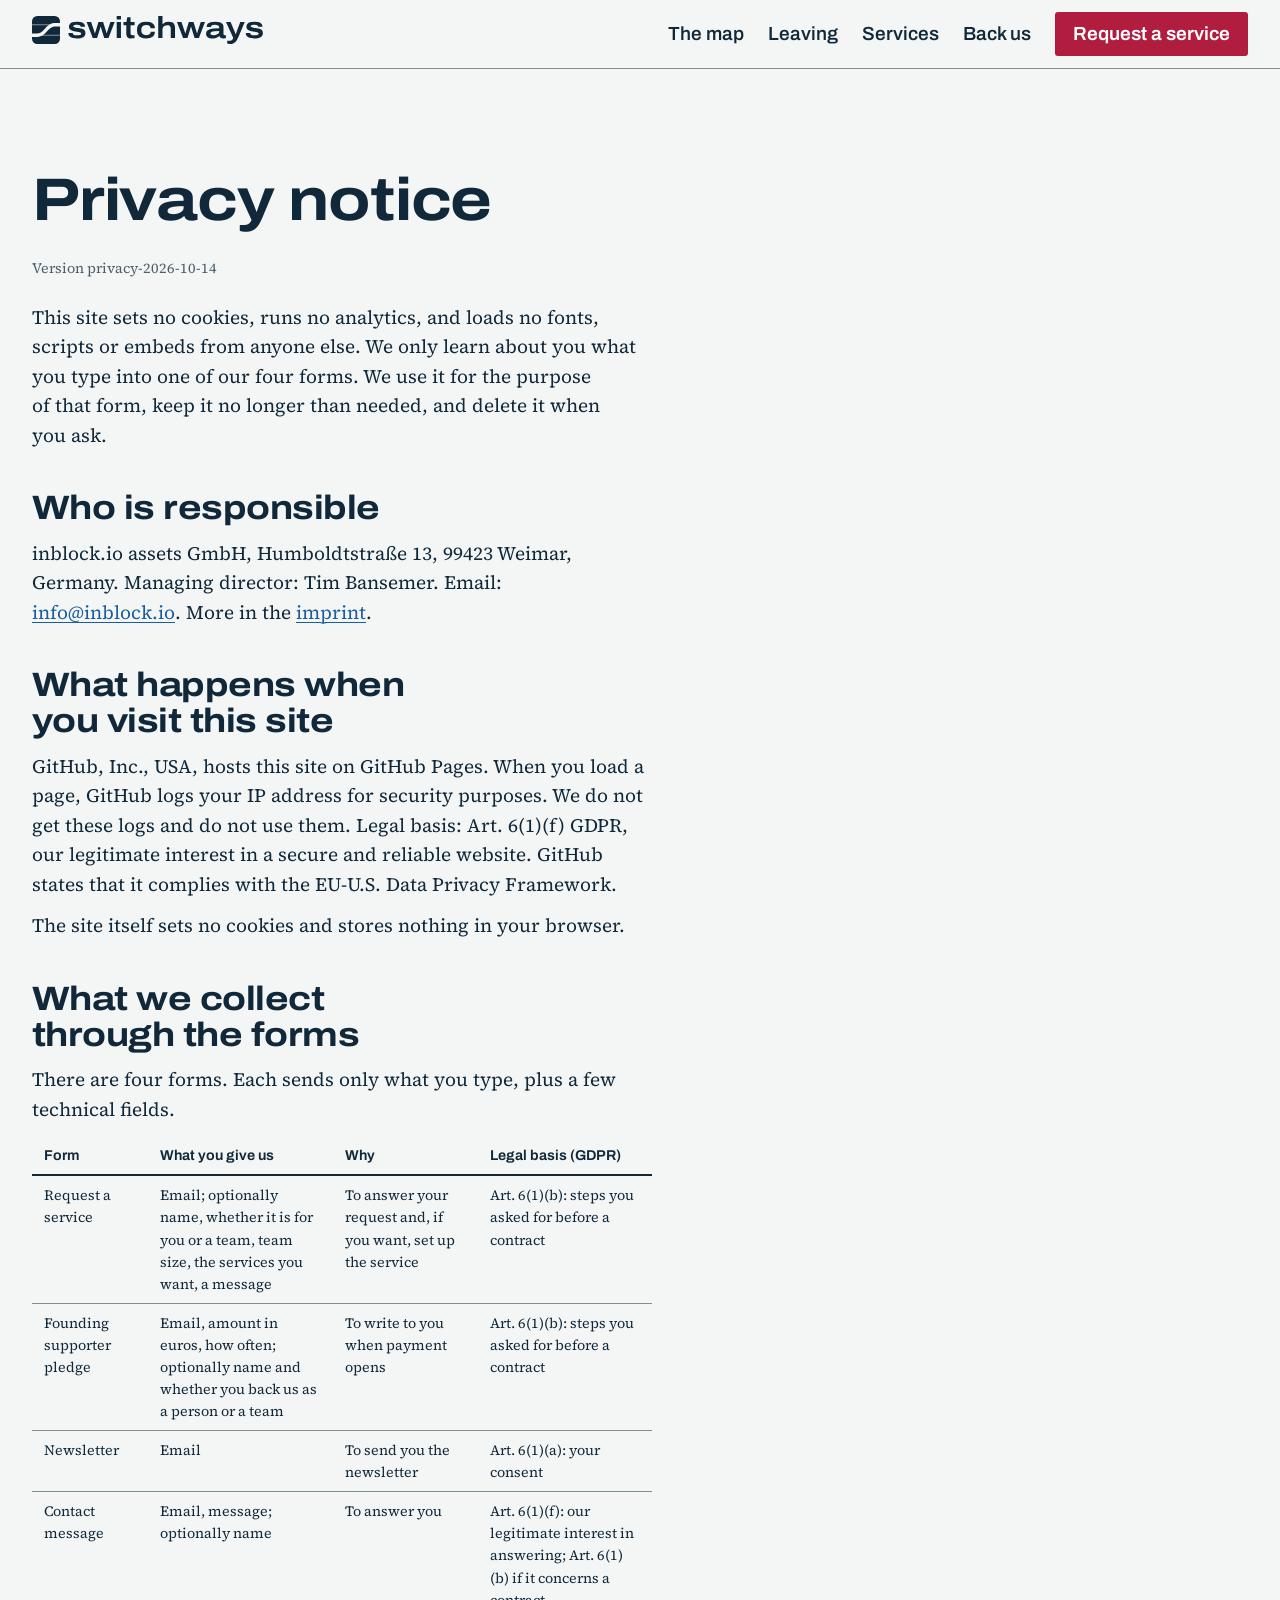
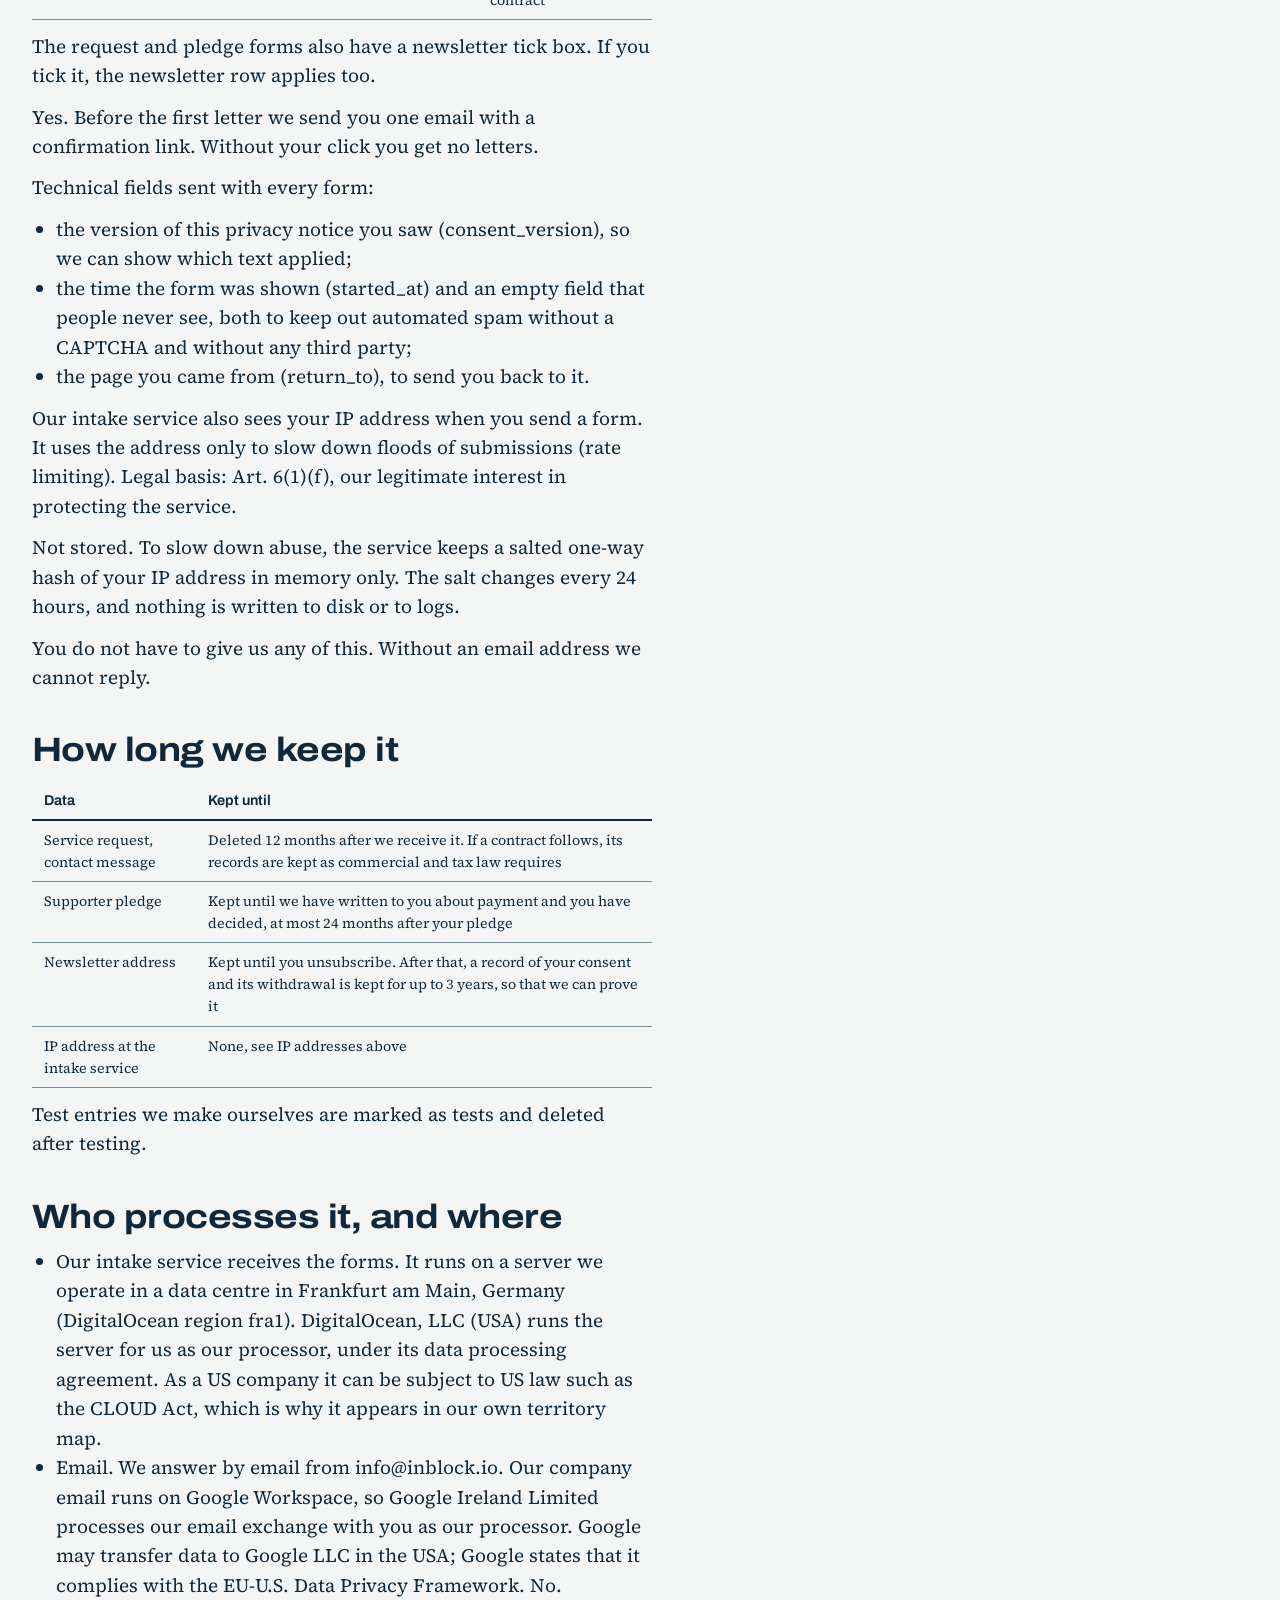
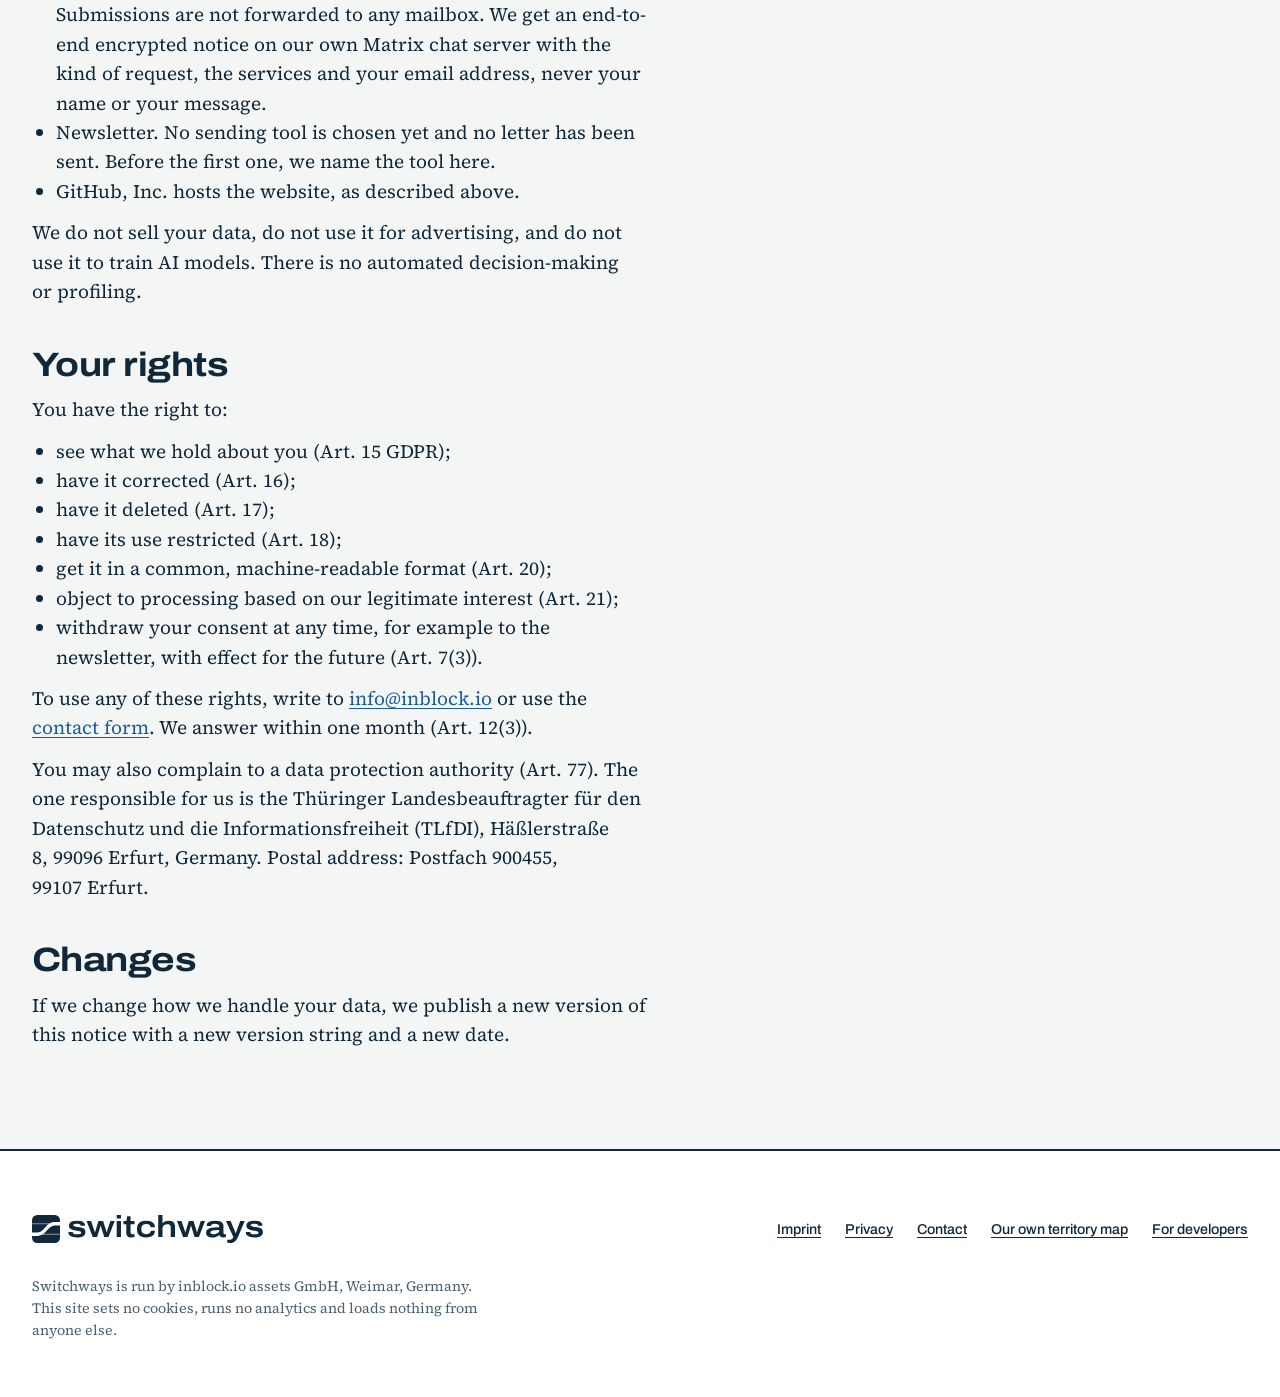
<file: privacy/index.html>
<!DOCTYPE html><html lang="en" class="no-js"><head><meta charset="utf-8"><meta name="viewport" content="width=device-width, initial-scale=1"><script>document.documentElement.classList.replace('no-js','js')</script><title>Privacy notice | Switchways</title><meta name="description" content="Open services for people and teams. We run them, you hold the keys, and you can leave with your data, your identity and your setup."><link rel="canonical" href="https://switchways.org/privacy/"><meta name="robots" content="noindex, nofollow"><meta name="color-scheme" content="light dark"><meta name="theme-color" content="#f3f6f5" media="(prefers-color-scheme: light)"><meta name="theme-color" content="#0c1e2b" media="(prefers-color-scheme: dark)"><meta property="og:type" content="website"><meta property="og:site_name" content="Switchways"><meta property="og:title" content="Privacy notice | Switchways"><meta property="og:description" content="Open services for people and teams. We run them, you hold the keys, and you can leave with your data, your identity and your setup."><meta property="og:url" content="https://switchways.org/privacy/"><meta property="og:locale" content="en_GB"><meta property="og:image" content="https://switchways.org/og-default.png"><meta property="og:image:type" content="image/png"><meta property="og:image:width" content="1200"><meta property="og:image:height" content="630"><meta property="og:image:alt" content="Whose territory are you on? Switchways, on a map sheet with a railway crossover."><meta name="twitter:card" content="summary_large_image"><meta name="twitter:image" content="https://switchways.org/og-default.png"><link rel="icon" href="/favicon.svg" type="image/svg+xml"><link rel="apple-touch-icon" href="/apple-touch-icon.png"><link rel="preload" href="/fonts/archivo-latin-var.woff2" as="font" type="font/woff2" crossorigin><link rel="preload" href="/fonts/source-serif-4-latin-var.woff2" as="font" type="font/woff2" crossorigin><meta http-equiv="content-security-policy" content="default-src 'self';img-src 'self' data:;font-src 'self';connect-src 'self' https://dev.intake.inblock.io;form-action 'self' https://dev.intake.inblock.io;base-uri 'none';object-src 'none'; script-src 'self' 'sha256-OuZY6WzJOIh2C89ThsUSxQtxIJomDP4jHuL8NXL3o5c=' 'sha256-X5rSjJiuMnAlELfAe1ilwvShfqJJl779ZTHW1PcV9kE=' 'sha256-S01GhpNl23Z8kds0dlSTHni+J9iRGkcUIFot3KKl/CM=' 'sha256-xIb/Pa7FUshAu4ihwjchYcQpyCI8eS8kt40GpOAYCz8=' 'sha256-1BvDVWLr3QCC20uHhUDi27eDFVJpk1uMQJGIWKUks2I=' 'sha256-kmZE/W8I1iuTnl1b3yqzv9/DQZenPngd3NjSKMQl7y0=' 'sha256-Y8t0ntteBwH+PqGKUyjWW3CAk+BNJKSoQc0xZ68FjhM=' 'sha256-0O7iB6zr9x0r6X6eWYITC9V5q+yWCGAoFvcysBGbY9Q='; style-src 'self' 'sha256-h6PfrlDj472+ucv4+id43KlDRefQf1amCBFY9Vq47to=' 'sha256-XWybk8enehko6EKqoU9KRJPouPNilooW3FfJJlcxAzM=' 'sha256-vOHwpvBPuqQASy9I7WBsAsWcdhBtD6UjJy3wQyt+k1Q=' 'sha256-fCYeDNha0nG+/5qHKIkKry71ZoPuKJRQ1PD0kasm5gE=' 'sha256-W/r1OCiGiaOMZae6bJCfmVKtAuErnB708GdQTaxKYQM=' 'sha256-3Mf4nAd0ZtsavSUyiyBgEY+xckdHeDWo5f44ERamxJk=' 'sha256-47DEQpj8HBSa+/TImW+5JCeuQeRkm5NMpJWZG3hSuFU=';"><style>.table-scroll[data-astro-cid-d2k72spg]{max-width:100%;overflow-x:auto}table[data-astro-cid-d2k72spg]{border-collapse:collapse;font-size:var(--step--1);min-width:32rem}th[data-astro-cid-d2k72spg],td[data-astro-cid-d2k72spg]{text-align:left;vertical-align:top;padding:var(--space-2) var(--space-3);border-bottom:var(--rule)}thead[data-astro-cid-d2k72spg] th[data-astro-cid-d2k72spg]{border-bottom:var(--rule-strong);font-family:var(--font-display);font-weight:650}.pending[data-astro-cid-d2k72spg]{color:var(--color-text-muted);font-style:italic}p[data-astro-cid-d2k72spg].pending{padding-left:var(--space-3);border-left:4px solid var(--color-border)}
.page[data-astro-cid-u6ohjolg]{padding-block:var(--space-8)}.version[data-astro-cid-u6ohjolg]{color:var(--color-text-muted);font-size:var(--step--1)}section[data-astro-cid-u6ohjolg]{gap:var(--space-3);display:grid}
</style><link rel="stylesheet" href="/_astro/Base.AUC0escm.css"></head><body><a class="skip-link" href="#main">Skip to content</a><header class="site-header" data-astro-cid-nen7h5rs><div class="wrap header-grid" data-astro-cid-nen7h5rs><a class="home" href="/" aria-label="Switchways, start page" data-astro-cid-nen7h5rs><span class="logo" data-astro-cid-f7espo7c><svg xmlns="http://www.w3.org/2000/svg" viewBox="0 0 757.8 91.9" class="logo-svg" aria-hidden="true" focusable="false"><g transform="translate(0 0) scale(1.43594)"><mask id="sw-lockup-cut-h"><rect width="64" height="64" fill="#fff"/><g fill="none" stroke="#000"><path d="M0 20H64M0 44H64" stroke-width="2.5" stroke-opacity=".5"/><path d="M0 44H12C32 44 32 20 52 20H64" stroke-width="8"/></g></mask><rect width="64" height="64" rx="12" fill="currentColor" mask="url(#sw-lockup-cut-h)"/></g><path transform="translate(115.7 72.4)" fill="currentColor" d="M31.7 1.2Q26 1.2 20.9 0.2Q15.8 -0.8 12 -2.8Q8.2 -4.8 6 -7.8Q3.8 -10.9 3.8 -15Q3.8 -15.4 3.9 -15.8Q3.9 -16.2 4 -16.6L18.3 -16.6Q18.3 -16.4 18.3 -16.2Q18.2 -15.9 18.2 -15.7Q18.3 -13.2 20.2 -11.7Q22.1 -10.2 25.3 -9.5Q28.4 -8.9 32 -8.9Q35.2 -8.9 38.5 -9.3Q41.7 -9.7 43.7 -11Q45.7 -12.2 45.7 -14.6Q45.7 -17.1 43.3 -18.2Q40.9 -19.4 36.8 -20.1Q32.6 -20.8 26.9 -21.7Q22.6 -22.5 18.8 -23.5Q14.9 -24.6 12 -26.3Q9 -28 7.3 -30.8Q5.6 -33.6 5.6 -37.6Q5.6 -41.9 7.6 -44.9Q9.5 -48 13.1 -50Q16.6 -52 21.6 -52.9Q26.6 -53.8 32.5 -53.8Q38 -53.8 42.7 -52.9Q47.3 -52 50.8 -50.1Q54.2 -48.2 56.2 -45.4Q58.2 -42.6 58.2 -39.1Q58.2 -38.6 58.2 -38.2Q58.2 -37.8 58.1 -37.4L43.9 -37.4L43.9 -37.9Q43.9 -39.9 42.3 -41.2Q40.7 -42.6 38.1 -43.2Q35.5 -43.8 32.3 -43.8Q30.8 -43.8 28.7 -43.7Q26.5 -43.5 24.5 -42.9Q22.5 -42.4 21.1 -41.6Q19.7 -40.7 19.7 -39.1Q19.7 -37 21.9 -35.9Q24.1 -34.9 27.8 -34.2Q31.4 -33.6 35.5 -33Q40.2 -32.2 44.6 -31.2Q48.9 -30.3 52.4 -28.6Q55.8 -27 57.8 -24Q59.7 -21 59.7 -16.3Q59.7 -11.4 57.8 -8Q55.9 -4.6 52.3 -2.6Q48.6 -0.6 43.4 0.3Q38.1 1.2 31.7 1.2ZM83.6 0L63.5 -52.7L78.4 -52.7L87.2 -26.5Q88 -24.3 88.7 -22.2Q89.3 -20 89.8 -18.2Q90.2 -16.5 90.4 -15.6L91.1 -15.6Q91.6 -16.9 92.1 -18.7Q92.6 -20.6 93.3 -22.6Q93.9 -24.6 94.4 -26.6L102.4 -52.7L117.8 -52.7L125.9 -26.6Q126.2 -25.6 126.8 -23.7Q127.4 -21.7 128 -19.5Q128.5 -17.3 129 -15.6L129.7 -15.6Q130.2 -17.2 130.8 -19.2Q131.3 -21.2 131.9 -23.2Q132.5 -25.2 132.9 -26.4L141.6 -52.7L155.6 -52.7L135.5 0L121.4 0L113.8 -24.3Q113.1 -26.4 112.4 -28.8Q111.7 -31.3 111 -33.5Q110.3 -35.7 110 -37.2L109.2 -37.2Q109 -35.9 108.3 -33.7Q107.6 -31.6 106.9 -29.1Q106.2 -26.6 105.5 -24.3L98 0ZM162.3 -61L162.3 -72.4L176.3 -72.4L176.3 -61ZM162.3 0L162.3 -52.7L176.3 -52.7L176.3 0ZM209.7 1.2Q204 1.2 200.5 -0.5Q197 -2.2 195.4 -5.7Q193.8 -9.2 193.8 -14.9L193.8 -41.9L184.6 -41.9L184.6 -52.7L194.2 -52.7L197 -67.9L207.8 -67.9L207.8 -52.7L220.9 -52.7L220.9 -41.9L207.8 -41.9L207.8 -16.3Q207.8 -13 209.1 -11.3Q210.5 -9.6 214.6 -9.6L220.9 -9.6L220.9 -0.5Q219.5 0 217.5 0.4Q215.5 0.8 213.4 1Q211.3 1.2 209.7 1.2ZM259.1 1.2Q249.5 1.2 242.6 -1.8Q235.7 -4.8 232.2 -11Q228.7 -17.1 228.7 -26.4Q228.7 -35.7 232.2 -41.7Q235.7 -47.8 242.6 -50.8Q249.4 -53.9 259.1 -53.9Q265.2 -53.9 270.4 -52.5Q275.6 -51.2 279.6 -48.5Q283.5 -45.8 285.6 -41.7Q287.7 -37.6 287.7 -32.3L273.4 -32.3Q273.4 -35.8 271.6 -38.2Q269.7 -40.7 266.5 -41.9Q263.2 -43.1 259.1 -43.1Q254 -43.1 250.5 -41.2Q246.9 -39.4 245 -35.9Q243.1 -32.5 243.1 -27.4L243.1 -25.4Q243.1 -20.3 245.1 -16.7Q247 -13.2 250.6 -11.4Q254.2 -9.6 259.6 -9.6Q263.6 -9.6 266.9 -10.9Q270.1 -12.2 272.1 -14.6Q274.1 -17.1 274.1 -20.4L287.7 -20.4Q287.7 -15.1 285.6 -11Q283.4 -6.9 279.6 -4.2Q275.7 -1.5 270.5 -0.2Q265.2 1.2 259.1 1.2ZM298.6 0L298.6 -72.4L312.6 -72.4L312.6 -45.8L313.3 -45.8Q315.8 -48.8 319 -50.6Q322.1 -52.3 325.7 -53.1Q329.2 -53.9 332.8 -53.9Q339.6 -53.9 344.3 -51.7Q348.9 -49.5 351.4 -44.9Q353.8 -40.4 353.8 -33.3L353.8 0L339.7 0L339.7 -31Q339.7 -34.1 338.9 -36.2Q338 -38.4 336.4 -39.7Q334.8 -41.1 332.6 -41.7Q330.4 -42.2 327.6 -42.2Q323.6 -42.2 320.2 -40.4Q316.8 -38.7 314.7 -35.7Q312.6 -32.7 312.6 -28.6L312.6 0ZM380.2 0L360.1 -52.7L375 -52.7L383.8 -26.5Q384.6 -24.3 385.3 -22.2Q385.9 -20 386.4 -18.2Q386.8 -16.5 387 -15.6L387.7 -15.6Q388.2 -16.9 388.7 -18.7Q389.2 -20.6 389.9 -22.6Q390.5 -24.6 391 -26.6L399 -52.7L414.4 -52.7L422.5 -26.6Q422.8 -25.6 423.4 -23.7Q424 -21.7 424.6 -19.5Q425.1 -17.3 425.6 -15.6L426.3 -15.6Q426.8 -17.2 427.4 -19.2Q427.9 -21.2 428.5 -23.2Q429.1 -25.2 429.5 -26.4L438.2 -52.7L452.2 -52.7L432.1 0L418 0L410.4 -24.3Q409.7 -26.4 409 -28.8Q408.3 -31.3 407.6 -33.5Q406.9 -35.7 406.6 -37.2L405.8 -37.2Q405.6 -35.9 404.9 -33.7Q404.2 -31.6 403.5 -29.1Q402.8 -26.6 402.1 -24.3L394.6 0ZM476.5 1.2Q472.5 1.2 468.7 0.5Q465 -0.2 462 -1.8Q459.1 -3.5 457.4 -6.5Q455.7 -9.6 455.7 -14.1Q455.7 -20.2 458.9 -23.8Q462.1 -27.5 467.9 -29.2Q473.7 -30.9 481.6 -31.4Q489.5 -31.9 498.8 -31.9L498.8 -34.7Q498.8 -37.7 497.3 -39.6Q495.9 -41.5 493 -42.4Q490.1 -43.3 485.2 -43.3Q481.2 -43.3 478.2 -42.6Q475.2 -41.9 473.5 -40.7Q471.9 -39.6 471.9 -37.9L471.9 -36.6L458 -36.6Q457.9 -37 457.8 -37.4Q457.8 -37.9 457.8 -38.6Q457.8 -43.1 461 -46.6Q464.3 -50.1 470.5 -52Q476.8 -53.9 485.9 -53.9Q494.7 -53.9 500.7 -52.1Q506.7 -50.3 509.7 -46.5Q512.8 -42.7 512.8 -36.4L512.8 -13.4Q512.8 -11.6 513.6 -10.6Q514.5 -9.6 516.2 -9.6L520.8 -9.6L520.8 -0.5Q519.7 -0.1 517.2 0.6Q514.8 1.2 511.6 1.2Q507.6 1.2 505.1 0.2Q502.7 -0.9 501.5 -2.7Q500.4 -4.5 499.8 -6.7L499.1 -6.7Q496.6 -4.3 493.1 -2.5Q489.7 -0.7 485.5 0.3Q481.4 1.2 476.5 1.2ZM480.3 -9.5Q483.4 -9.5 486.5 -10.2Q489.7 -10.9 492.5 -12.3Q495.4 -13.7 497.1 -15.7Q498.8 -17.8 498.8 -20.5L498.8 -23.2Q489.4 -23.2 482.9 -22.4Q476.4 -21.6 473.1 -19.8Q469.9 -18.1 469.9 -14.8Q469.9 -12.7 471.3 -11.5Q472.8 -10.4 475.2 -10Q477.6 -9.5 480.3 -9.5ZM534.5 19.5Q531.4 19.5 529 19Q526.7 18.5 525.1 17.9L525.1 8.7L531.8 8.7Q535.7 8.7 538.2 7.7Q540.7 6.6 542.3 4.7Q544 2.7 545.1 0L520.9 -52.7L536.2 -52.7L546.8 -27.5Q547.7 -25.8 548.7 -23.2Q549.7 -20.5 550.7 -17.8Q551.8 -15.2 552.6 -13.1L553.3 -13.1Q553.4 -13.6 553.9 -15.2Q554.5 -16.9 555.3 -19.1Q556.2 -21.3 557 -23.6Q557.8 -25.9 558.4 -27.6L567.9 -52.7L582.6 -52.7L562.2 -4.3Q559.7 1.2 557.3 5.5Q555 9.8 551.9 13Q548.9 16.1 544.7 17.8Q540.5 19.5 534.5 19.5ZM614.1 1.2Q608.4 1.2 603.3 0.2Q598.2 -0.8 594.4 -2.8Q590.6 -4.8 588.4 -7.8Q586.2 -10.9 586.2 -15Q586.2 -15.4 586.3 -15.8Q586.3 -16.2 586.4 -16.6L600.7 -16.6Q600.7 -16.4 600.7 -16.2Q600.6 -15.9 600.6 -15.7Q600.7 -13.2 602.6 -11.7Q604.5 -10.2 607.7 -9.5Q610.8 -8.9 614.4 -8.9Q617.6 -8.9 620.9 -9.3Q624.1 -9.7 626.1 -11Q628.1 -12.2 628.1 -14.6Q628.1 -17.1 625.7 -18.2Q623.3 -19.4 619.2 -20.1Q615 -20.8 609.3 -21.7Q605 -22.5 601.2 -23.5Q597.3 -24.6 594.4 -26.3Q591.4 -28 589.7 -30.8Q588 -33.6 588 -37.6Q588 -41.9 590 -44.9Q591.9 -48 595.5 -50Q599 -52 604 -52.9Q609 -53.8 614.9 -53.8Q620.4 -53.8 625.1 -52.9Q629.7 -52 633.2 -50.1Q636.6 -48.2 638.6 -45.4Q640.6 -42.6 640.6 -39.1Q640.6 -38.6 640.6 -38.2Q640.6 -37.8 640.5 -37.4L626.3 -37.4L626.3 -37.9Q626.3 -39.9 624.7 -41.2Q623.1 -42.6 620.5 -43.2Q617.9 -43.8 614.7 -43.8Q613.2 -43.8 611.1 -43.7Q608.9 -43.5 606.9 -42.9Q604.9 -42.4 603.5 -41.6Q602.1 -40.7 602.1 -39.1Q602.1 -37 604.3 -35.9Q606.5 -34.9 610.2 -34.2Q613.8 -33.6 617.9 -33Q622.6 -32.2 627 -31.2Q631.3 -30.3 634.8 -28.6Q638.2 -27 640.2 -24Q642.1 -21 642.1 -16.3Q642.1 -11.4 640.2 -8Q638.3 -4.6 634.7 -2.6Q631 -0.6 625.8 0.3Q620.5 1.2 614.1 1.2Z"/></svg>
</span></a><nav class="nav" aria-label="Main" data-astro-cid-nen7h5rs><ul data-astro-cid-nen7h5rs><li data-astro-cid-nen7h5rs><a href="/#map" data-astro-cid-nen7h5rs>The map</a></li><li data-astro-cid-nen7h5rs><a href="/#leaving" data-astro-cid-nen7h5rs>Leaving</a></li><li data-astro-cid-nen7h5rs><a href="/#services" data-astro-cid-nen7h5rs>Services</a></li><li data-astro-cid-nen7h5rs><a href="/#back-us" data-astro-cid-nen7h5rs>Back us</a></li></ul></nav><a class="button cta" href="/#request" data-request-link data-header-cta data-astro-cid-nen7h5rs>Request a service</a></div></header><script type="module">var e=document.querySelector(`[data-header-cta]`),t=[...document.querySelectorAll(`.hero .button-primary, #request`)];if(e&&`IntersectionObserver`in window){let n=new Set,r=new IntersectionObserver(t=>{for(let e of t)e.isIntersecting?n.add(e.target):n.delete(e.target);e.classList.toggle(`button-primary`,n.size===0)});t.length?t.forEach(e=>r.observe(e)):e.classList.add(`button-primary`)}</script><main id="main" tabindex="-1"><div class="wrap page" data-astro-cid-u6ohjolg><div class="prose" data-astro-cid-u6ohjolg><h1 data-astro-cid-u6ohjolg>Privacy notice</h1><p class="version" data-astro-cid-u6ohjolg>Version privacy-2026-10-14</p><p data-astro-cid-u6ohjolg>This site sets no cookies, runs no analytics, and loads no fonts, scripts or embeds from anyone else. We only learn about you what you type into one of our four forms. We use it for the purpose of that form, keep it no longer than needed, and delete it when you ask.</p><section aria-labelledby="privacy-0" data-astro-cid-u6ohjolg><h2 id="privacy-0" data-astro-cid-u6ohjolg>Who is responsible</h2><p data-astro-cid-d2k72spg>inblock.io assets GmbH, Humboldtstraße 13, 99423 Weimar, Germany. Managing director: Tim Bansemer. Email: <a href="mailto:info@inblock.io" data-astro-cid-d2k72spg>info@inblock.io</a>. More in the <a href="/impressum/" data-astro-cid-d2k72spg>imprint</a>.</p></section><section aria-labelledby="privacy-1" data-astro-cid-u6ohjolg><h2 id="privacy-1" data-astro-cid-u6ohjolg>What happens when you visit this site</h2><p data-astro-cid-d2k72spg>GitHub, Inc., USA, hosts this site on GitHub Pages. When you load a page, GitHub logs your IP address for security purposes. We do not get these logs and do not use them. Legal basis: Art. 6(1)(f) GDPR, our legitimate interest in a secure and reliable website. GitHub states that it complies with the EU-U.S. Data Privacy Framework.</p><p data-astro-cid-d2k72spg>The site itself sets no cookies and stores nothing in your browser.</p></section><section aria-labelledby="privacy-2" data-astro-cid-u6ohjolg><h2 id="privacy-2" data-astro-cid-u6ohjolg>What we collect through the forms</h2><p data-astro-cid-d2k72spg>There are four forms. Each sends only what you type, plus a few technical fields.</p><div class="table-scroll" role="region" tabindex="0" aria-label="Form, What you give us, Why, Legal basis (GDPR)" data-astro-cid-d2k72spg><table data-astro-cid-d2k72spg><thead data-astro-cid-d2k72spg><tr data-astro-cid-d2k72spg><th scope="col" data-astro-cid-d2k72spg>Form</th><th scope="col" data-astro-cid-d2k72spg>What you give us</th><th scope="col" data-astro-cid-d2k72spg>Why</th><th scope="col" data-astro-cid-d2k72spg>Legal basis (GDPR)</th></tr></thead><tbody data-astro-cid-d2k72spg><tr data-astro-cid-d2k72spg><td data-astro-cid-d2k72spg>Request a service</td><td data-astro-cid-d2k72spg>Email; optionally name, whether it is for you or a team, team size, the services you want, a message</td><td data-astro-cid-d2k72spg>To answer your request and, if you want, set up the service</td><td data-astro-cid-d2k72spg>Art. 6(1)(b): steps you asked for before a contract</td></tr><tr data-astro-cid-d2k72spg><td data-astro-cid-d2k72spg>Founding supporter pledge</td><td data-astro-cid-d2k72spg>Email, amount in euros, how often; optionally name and whether you back us as a person or a team</td><td data-astro-cid-d2k72spg>To write to you when payment opens</td><td data-astro-cid-d2k72spg>Art. 6(1)(b): steps you asked for before a contract</td></tr><tr data-astro-cid-d2k72spg><td data-astro-cid-d2k72spg>Newsletter</td><td data-astro-cid-d2k72spg>Email</td><td data-astro-cid-d2k72spg>To send you the newsletter</td><td data-astro-cid-d2k72spg>Art. 6(1)(a): your consent</td></tr><tr data-astro-cid-d2k72spg><td data-astro-cid-d2k72spg>Contact message</td><td data-astro-cid-d2k72spg>Email, message; optionally name</td><td data-astro-cid-d2k72spg>To answer you</td><td data-astro-cid-d2k72spg>Art. 6(1)(f): our legitimate interest in answering; Art. 6(1)(b) if it concerns a contract</td></tr></tbody></table></div><p data-astro-cid-d2k72spg>The request and pledge forms also have a newsletter tick box. If you tick it, the newsletter row applies too.</p><p data-astro-cid-d2k72spg>Yes. Before the first letter we send you one email with a confirmation link. Without your click you get no letters.</p><p data-astro-cid-d2k72spg>Technical fields sent with every form:</p><ul data-astro-cid-d2k72spg><li data-astro-cid-d2k72spg>the version of this privacy notice you saw (consent_version), so we can show which text applied;</li><li data-astro-cid-d2k72spg>the time the form was shown (started_at) and an empty field that people never see, both to keep out automated spam without a CAPTCHA and without any third party;</li><li data-astro-cid-d2k72spg>the page you came from (return_to), to send you back to it.</li></ul><p data-astro-cid-d2k72spg>Our intake service also sees your IP address when you send a form. It uses the address only to slow down floods of submissions (rate limiting). Legal basis: Art. 6(1)(f), our legitimate interest in protecting the service.</p><p data-astro-cid-d2k72spg>Not stored. To slow down abuse, the service keeps a salted one-way hash of your IP address in memory only. The salt changes every 24 hours, and nothing is written to disk or to logs.</p><p data-astro-cid-d2k72spg>You do not have to give us any of this. Without an email address we cannot reply.</p></section><section aria-labelledby="privacy-3" data-astro-cid-u6ohjolg><h2 id="privacy-3" data-astro-cid-u6ohjolg>How long we keep it</h2><div class="table-scroll" role="region" tabindex="0" aria-label="Data, Kept until" data-astro-cid-d2k72spg><table data-astro-cid-d2k72spg><thead data-astro-cid-d2k72spg><tr data-astro-cid-d2k72spg><th scope="col" data-astro-cid-d2k72spg>Data</th><th scope="col" data-astro-cid-d2k72spg>Kept until</th></tr></thead><tbody data-astro-cid-d2k72spg><tr data-astro-cid-d2k72spg><td data-astro-cid-d2k72spg>Service request, contact message</td><td data-astro-cid-d2k72spg>Deleted 12 months after we receive it. If a contract follows, its records are kept as commercial and tax law requires</td></tr><tr data-astro-cid-d2k72spg><td data-astro-cid-d2k72spg>Supporter pledge</td><td data-astro-cid-d2k72spg>Kept until we have written to you about payment and you have decided, at most 24 months after your pledge</td></tr><tr data-astro-cid-d2k72spg><td data-astro-cid-d2k72spg>Newsletter address</td><td data-astro-cid-d2k72spg>Kept until you unsubscribe. After that, a record of your consent and its withdrawal is kept for up to 3 years, so that we can prove it</td></tr><tr data-astro-cid-d2k72spg><td data-astro-cid-d2k72spg>IP address at the intake service</td><td data-astro-cid-d2k72spg>None, see IP addresses above</td></tr></tbody></table></div><p data-astro-cid-d2k72spg>Test entries we make ourselves are marked as tests and deleted after testing.</p></section><section aria-labelledby="privacy-4" data-astro-cid-u6ohjolg><h2 id="privacy-4" data-astro-cid-u6ohjolg>Who processes it, and where</h2><ul data-astro-cid-d2k72spg><li data-astro-cid-d2k72spg>Our intake service receives the forms. It runs on a server we operate in a data centre in Frankfurt am Main, Germany (DigitalOcean region fra1). DigitalOcean, LLC (USA) runs the server for us as our processor, under its data processing agreement. As a US company it can be subject to US law such as the CLOUD Act, which is why it appears in our own territory map.</li><li data-astro-cid-d2k72spg>Email. We answer by email from info@inblock.io. Our company email runs on Google Workspace, so Google Ireland Limited processes our email exchange with you as our processor. Google may transfer data to Google LLC in the USA; Google states that it complies with the EU-U.S. Data Privacy Framework. No. Submissions are not forwarded to any mailbox. We get an end-to-end encrypted notice on our own Matrix chat server with the kind of request, the services and your email address, never your name or your message.</li><li data-astro-cid-d2k72spg>Newsletter. No sending tool is chosen yet and no letter has been sent. Before the first one, we name the tool here.</li><li data-astro-cid-d2k72spg>GitHub, Inc. hosts the website, as described above.</li></ul><p data-astro-cid-d2k72spg>We do not sell your data, do not use it for advertising, and do not use it to train AI models. There is no automated decision-making or profiling.</p></section><section aria-labelledby="privacy-5" data-astro-cid-u6ohjolg><h2 id="privacy-5" data-astro-cid-u6ohjolg>Your rights</h2><p data-astro-cid-d2k72spg>You have the right to:</p><ul data-astro-cid-d2k72spg><li data-astro-cid-d2k72spg>see what we hold about you (Art. 15 GDPR);</li><li data-astro-cid-d2k72spg>have it corrected (Art. 16);</li><li data-astro-cid-d2k72spg>have it deleted (Art. 17);</li><li data-astro-cid-d2k72spg>have its use restricted (Art. 18);</li><li data-astro-cid-d2k72spg>get it in a common, machine-readable format (Art. 20);</li><li data-astro-cid-d2k72spg>object to processing based on our legitimate interest (Art. 21);</li><li data-astro-cid-d2k72spg>withdraw your consent at any time, for example to the newsletter, with effect for the future (Art. 7(3)).</li></ul><p data-astro-cid-d2k72spg>To use any of these rights, write to <a href="mailto:info@inblock.io" data-astro-cid-d2k72spg>info@inblock.io</a> or use the <a href="/#contact" data-astro-cid-d2k72spg>contact form</a>. We answer within one month (Art. 12(3)).</p><p data-astro-cid-d2k72spg>You may also complain to a data protection authority (Art. 77). The one responsible for us is the Thüringer Landesbeauftragter für den Datenschutz und die Informationsfreiheit (TLfDI), Häßlerstraße 8, 99096 Erfurt, Germany. Postal address: Postfach 900455, 99107 Erfurt.</p></section><section aria-labelledby="privacy-6" data-astro-cid-u6ohjolg><h2 id="privacy-6" data-astro-cid-u6ohjolg>Changes</h2><p data-astro-cid-d2k72spg>If we change how we handle your data, we publish a new version of this notice with a new version string and a new date.</p></section></div></div></main><footer class="site-footer" data-astro-cid-jo6i4kqk><div class="wrap footer-grid" data-astro-cid-jo6i4kqk><span class="logo" data-astro-cid-f7espo7c><svg xmlns="http://www.w3.org/2000/svg" viewBox="0 0 757.8 91.9" class="logo-svg" aria-hidden="true" focusable="false"><g transform="translate(0 0) scale(1.43594)"><mask id="sw-lockup-cut-f"><rect width="64" height="64" fill="#fff"/><g fill="none" stroke="#000"><path d="M0 20H64M0 44H64" stroke-width="2.5" stroke-opacity=".5"/><path d="M0 44H12C32 44 32 20 52 20H64" stroke-width="8"/></g></mask><rect width="64" height="64" rx="12" fill="currentColor" mask="url(#sw-lockup-cut-f)"/></g><path transform="translate(115.7 72.4)" fill="currentColor" d="M31.7 1.2Q26 1.2 20.9 0.2Q15.8 -0.8 12 -2.8Q8.2 -4.8 6 -7.8Q3.8 -10.9 3.8 -15Q3.8 -15.4 3.9 -15.8Q3.9 -16.2 4 -16.6L18.3 -16.6Q18.3 -16.4 18.3 -16.2Q18.2 -15.9 18.2 -15.7Q18.3 -13.2 20.2 -11.7Q22.1 -10.2 25.3 -9.5Q28.4 -8.9 32 -8.9Q35.2 -8.9 38.5 -9.3Q41.7 -9.7 43.7 -11Q45.7 -12.2 45.7 -14.6Q45.7 -17.1 43.3 -18.2Q40.9 -19.4 36.8 -20.1Q32.6 -20.8 26.9 -21.7Q22.6 -22.5 18.8 -23.5Q14.9 -24.6 12 -26.3Q9 -28 7.3 -30.8Q5.6 -33.6 5.6 -37.6Q5.6 -41.9 7.6 -44.9Q9.5 -48 13.1 -50Q16.6 -52 21.6 -52.9Q26.6 -53.8 32.5 -53.8Q38 -53.8 42.7 -52.9Q47.3 -52 50.8 -50.1Q54.2 -48.2 56.2 -45.4Q58.2 -42.6 58.2 -39.1Q58.2 -38.6 58.2 -38.2Q58.2 -37.8 58.1 -37.4L43.9 -37.4L43.9 -37.9Q43.9 -39.9 42.3 -41.2Q40.7 -42.6 38.1 -43.2Q35.5 -43.8 32.3 -43.8Q30.8 -43.8 28.7 -43.7Q26.5 -43.5 24.5 -42.9Q22.5 -42.4 21.1 -41.6Q19.7 -40.7 19.7 -39.1Q19.7 -37 21.9 -35.9Q24.1 -34.9 27.8 -34.2Q31.4 -33.6 35.5 -33Q40.2 -32.2 44.6 -31.2Q48.9 -30.3 52.4 -28.6Q55.8 -27 57.8 -24Q59.7 -21 59.7 -16.3Q59.7 -11.4 57.8 -8Q55.9 -4.6 52.3 -2.6Q48.6 -0.6 43.4 0.3Q38.1 1.2 31.7 1.2ZM83.6 0L63.5 -52.7L78.4 -52.7L87.2 -26.5Q88 -24.3 88.7 -22.2Q89.3 -20 89.8 -18.2Q90.2 -16.5 90.4 -15.6L91.1 -15.6Q91.6 -16.9 92.1 -18.7Q92.6 -20.6 93.3 -22.6Q93.9 -24.6 94.4 -26.6L102.4 -52.7L117.8 -52.7L125.9 -26.6Q126.2 -25.6 126.8 -23.7Q127.4 -21.7 128 -19.5Q128.5 -17.3 129 -15.6L129.7 -15.6Q130.2 -17.2 130.8 -19.2Q131.3 -21.2 131.9 -23.2Q132.5 -25.2 132.9 -26.4L141.6 -52.7L155.6 -52.7L135.5 0L121.4 0L113.8 -24.3Q113.1 -26.4 112.4 -28.8Q111.7 -31.3 111 -33.5Q110.3 -35.7 110 -37.2L109.2 -37.2Q109 -35.9 108.3 -33.7Q107.6 -31.6 106.9 -29.1Q106.2 -26.6 105.5 -24.3L98 0ZM162.3 -61L162.3 -72.4L176.3 -72.4L176.3 -61ZM162.3 0L162.3 -52.7L176.3 -52.7L176.3 0ZM209.7 1.2Q204 1.2 200.5 -0.5Q197 -2.2 195.4 -5.7Q193.8 -9.2 193.8 -14.9L193.8 -41.9L184.6 -41.9L184.6 -52.7L194.2 -52.7L197 -67.9L207.8 -67.9L207.8 -52.7L220.9 -52.7L220.9 -41.9L207.8 -41.9L207.8 -16.3Q207.8 -13 209.1 -11.3Q210.5 -9.6 214.6 -9.6L220.9 -9.6L220.9 -0.5Q219.5 0 217.5 0.4Q215.5 0.8 213.4 1Q211.3 1.2 209.7 1.2ZM259.1 1.2Q249.5 1.2 242.6 -1.8Q235.7 -4.8 232.2 -11Q228.7 -17.1 228.7 -26.4Q228.7 -35.7 232.2 -41.7Q235.7 -47.8 242.6 -50.8Q249.4 -53.9 259.1 -53.9Q265.2 -53.9 270.4 -52.5Q275.6 -51.2 279.6 -48.5Q283.5 -45.8 285.6 -41.7Q287.7 -37.6 287.7 -32.3L273.4 -32.3Q273.4 -35.8 271.6 -38.2Q269.7 -40.7 266.5 -41.9Q263.2 -43.1 259.1 -43.1Q254 -43.1 250.5 -41.2Q246.9 -39.4 245 -35.9Q243.1 -32.5 243.1 -27.4L243.1 -25.4Q243.1 -20.3 245.1 -16.7Q247 -13.2 250.6 -11.4Q254.2 -9.6 259.6 -9.6Q263.6 -9.6 266.9 -10.9Q270.1 -12.2 272.1 -14.6Q274.1 -17.1 274.1 -20.4L287.7 -20.4Q287.7 -15.1 285.6 -11Q283.4 -6.9 279.6 -4.2Q275.7 -1.5 270.5 -0.2Q265.2 1.2 259.1 1.2ZM298.6 0L298.6 -72.4L312.6 -72.4L312.6 -45.8L313.3 -45.8Q315.8 -48.8 319 -50.6Q322.1 -52.3 325.7 -53.1Q329.2 -53.9 332.8 -53.9Q339.6 -53.9 344.3 -51.7Q348.9 -49.5 351.4 -44.9Q353.8 -40.4 353.8 -33.3L353.8 0L339.7 0L339.7 -31Q339.7 -34.1 338.9 -36.2Q338 -38.4 336.4 -39.7Q334.8 -41.1 332.6 -41.7Q330.4 -42.2 327.6 -42.2Q323.6 -42.2 320.2 -40.4Q316.8 -38.7 314.7 -35.7Q312.6 -32.7 312.6 -28.6L312.6 0ZM380.2 0L360.1 -52.7L375 -52.7L383.8 -26.5Q384.6 -24.3 385.3 -22.2Q385.9 -20 386.4 -18.2Q386.8 -16.5 387 -15.6L387.7 -15.6Q388.2 -16.9 388.7 -18.7Q389.2 -20.6 389.9 -22.6Q390.5 -24.6 391 -26.6L399 -52.7L414.4 -52.7L422.5 -26.6Q422.8 -25.6 423.4 -23.7Q424 -21.7 424.6 -19.5Q425.1 -17.3 425.6 -15.6L426.3 -15.6Q426.8 -17.2 427.4 -19.2Q427.9 -21.2 428.5 -23.2Q429.1 -25.2 429.5 -26.4L438.2 -52.7L452.2 -52.7L432.1 0L418 0L410.4 -24.3Q409.7 -26.4 409 -28.8Q408.3 -31.3 407.6 -33.5Q406.9 -35.7 406.6 -37.2L405.8 -37.2Q405.6 -35.9 404.9 -33.7Q404.2 -31.6 403.5 -29.1Q402.8 -26.6 402.1 -24.3L394.6 0ZM476.5 1.2Q472.5 1.2 468.7 0.5Q465 -0.2 462 -1.8Q459.1 -3.5 457.4 -6.5Q455.7 -9.6 455.7 -14.1Q455.7 -20.2 458.9 -23.8Q462.1 -27.5 467.9 -29.2Q473.7 -30.9 481.6 -31.4Q489.5 -31.9 498.8 -31.9L498.8 -34.7Q498.8 -37.7 497.3 -39.6Q495.9 -41.5 493 -42.4Q490.1 -43.3 485.2 -43.3Q481.2 -43.3 478.2 -42.6Q475.2 -41.9 473.5 -40.7Q471.9 -39.6 471.9 -37.9L471.9 -36.6L458 -36.6Q457.9 -37 457.8 -37.4Q457.8 -37.9 457.8 -38.6Q457.8 -43.1 461 -46.6Q464.3 -50.1 470.5 -52Q476.8 -53.9 485.9 -53.9Q494.7 -53.9 500.7 -52.1Q506.7 -50.3 509.7 -46.5Q512.8 -42.7 512.8 -36.4L512.8 -13.4Q512.8 -11.6 513.6 -10.6Q514.5 -9.6 516.2 -9.6L520.8 -9.6L520.8 -0.5Q519.7 -0.1 517.2 0.6Q514.8 1.2 511.6 1.2Q507.6 1.2 505.1 0.2Q502.7 -0.9 501.5 -2.7Q500.4 -4.5 499.8 -6.7L499.1 -6.7Q496.6 -4.3 493.1 -2.5Q489.7 -0.7 485.5 0.3Q481.4 1.2 476.5 1.2ZM480.3 -9.5Q483.4 -9.5 486.5 -10.2Q489.7 -10.9 492.5 -12.3Q495.4 -13.7 497.1 -15.7Q498.8 -17.8 498.8 -20.5L498.8 -23.2Q489.4 -23.2 482.9 -22.4Q476.4 -21.6 473.1 -19.8Q469.9 -18.1 469.9 -14.8Q469.9 -12.7 471.3 -11.5Q472.8 -10.4 475.2 -10Q477.6 -9.5 480.3 -9.5ZM534.5 19.5Q531.4 19.5 529 19Q526.7 18.5 525.1 17.9L525.1 8.7L531.8 8.7Q535.7 8.7 538.2 7.7Q540.7 6.6 542.3 4.7Q544 2.7 545.1 0L520.9 -52.7L536.2 -52.7L546.8 -27.5Q547.7 -25.8 548.7 -23.2Q549.7 -20.5 550.7 -17.8Q551.8 -15.2 552.6 -13.1L553.3 -13.1Q553.4 -13.6 553.9 -15.2Q554.5 -16.9 555.3 -19.1Q556.2 -21.3 557 -23.6Q557.8 -25.9 558.4 -27.6L567.9 -52.7L582.6 -52.7L562.2 -4.3Q559.7 1.2 557.3 5.5Q555 9.8 551.9 13Q548.9 16.1 544.7 17.8Q540.5 19.5 534.5 19.5ZM614.1 1.2Q608.4 1.2 603.3 0.2Q598.2 -0.8 594.4 -2.8Q590.6 -4.8 588.4 -7.8Q586.2 -10.9 586.2 -15Q586.2 -15.4 586.3 -15.8Q586.3 -16.2 586.4 -16.6L600.7 -16.6Q600.7 -16.4 600.7 -16.2Q600.6 -15.9 600.6 -15.7Q600.7 -13.2 602.6 -11.7Q604.5 -10.2 607.7 -9.5Q610.8 -8.9 614.4 -8.9Q617.6 -8.9 620.9 -9.3Q624.1 -9.7 626.1 -11Q628.1 -12.2 628.1 -14.6Q628.1 -17.1 625.7 -18.2Q623.3 -19.4 619.2 -20.1Q615 -20.8 609.3 -21.7Q605 -22.5 601.2 -23.5Q597.3 -24.6 594.4 -26.3Q591.4 -28 589.7 -30.8Q588 -33.6 588 -37.6Q588 -41.9 590 -44.9Q591.9 -48 595.5 -50Q599 -52 604 -52.9Q609 -53.8 614.9 -53.8Q620.4 -53.8 625.1 -52.9Q629.7 -52 633.2 -50.1Q636.6 -48.2 638.6 -45.4Q640.6 -42.6 640.6 -39.1Q640.6 -38.6 640.6 -38.2Q640.6 -37.8 640.5 -37.4L626.3 -37.4L626.3 -37.9Q626.3 -39.9 624.7 -41.2Q623.1 -42.6 620.5 -43.2Q617.9 -43.8 614.7 -43.8Q613.2 -43.8 611.1 -43.7Q608.9 -43.5 606.9 -42.9Q604.9 -42.4 603.5 -41.6Q602.1 -40.7 602.1 -39.1Q602.1 -37 604.3 -35.9Q606.5 -34.9 610.2 -34.2Q613.8 -33.6 617.9 -33Q622.6 -32.2 627 -31.2Q631.3 -30.3 634.8 -28.6Q638.2 -27 640.2 -24Q642.1 -21 642.1 -16.3Q642.1 -11.4 640.2 -8Q638.3 -4.6 634.7 -2.6Q631 -0.6 625.8 0.3Q620.5 1.2 614.1 1.2Z"/></svg>
</span><nav aria-label="About this site" data-astro-cid-jo6i4kqk><ul data-astro-cid-jo6i4kqk><li data-astro-cid-jo6i4kqk><a href="/impressum/" data-astro-cid-jo6i4kqk>Imprint</a></li><li data-astro-cid-jo6i4kqk><a href="/privacy/" data-astro-cid-jo6i4kqk>Privacy</a></li><li data-astro-cid-jo6i4kqk><a href="/#contact" data-astro-cid-jo6i4kqk>Contact</a></li><li data-astro-cid-jo6i4kqk><a href="/#our-map" data-astro-cid-jo6i4kqk>Our own territory map</a></li><li data-astro-cid-jo6i4kqk><a href="/#build" data-astro-cid-jo6i4kqk>For developers</a></li></ul></nav><p class="operator" data-astro-cid-jo6i4kqk>Switchways is run by inblock.io assets GmbH, Weimar, Germany. This site sets no cookies, runs no analytics and loads nothing from anyone else.</p></div></footer></body></html>
</file>
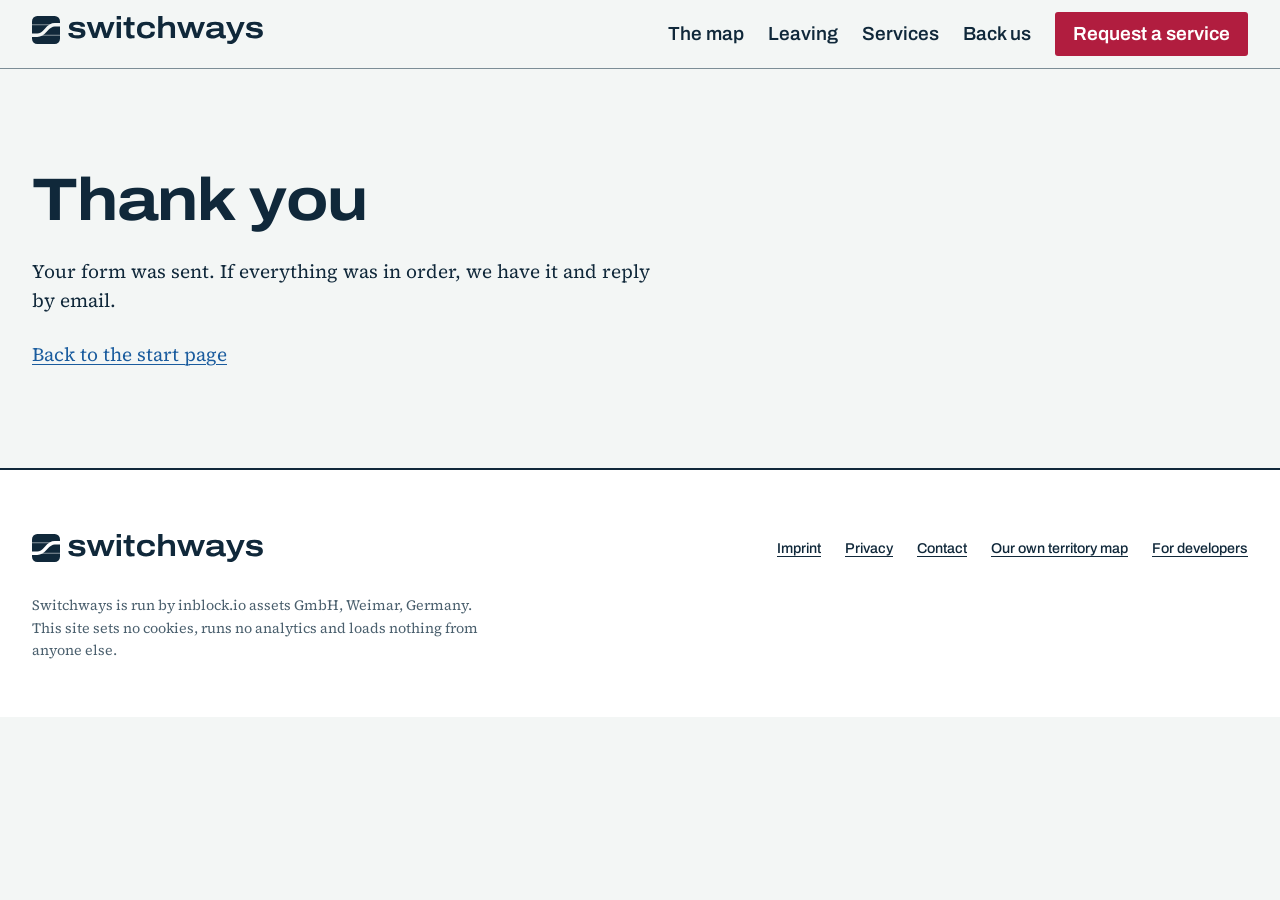
<file: submitted/index.html>
<!DOCTYPE html><html lang="en" class="no-js"><head><meta charset="utf-8"><meta name="viewport" content="width=device-width, initial-scale=1"><script>document.documentElement.classList.replace('no-js','js')</script><title>Form sent | Switchways</title><meta name="description" content="Open services for people and teams. We run them, you hold the keys, and you can leave with your data, your identity and your setup."><link rel="canonical" href="https://switchways.org/submitted/"><meta name="robots" content="noindex, nofollow"><meta name="color-scheme" content="light dark"><meta name="theme-color" content="#f3f6f5" media="(prefers-color-scheme: light)"><meta name="theme-color" content="#0c1e2b" media="(prefers-color-scheme: dark)"><meta property="og:type" content="website"><meta property="og:site_name" content="Switchways"><meta property="og:title" content="Form sent | Switchways"><meta property="og:description" content="Open services for people and teams. We run them, you hold the keys, and you can leave with your data, your identity and your setup."><meta property="og:url" content="https://switchways.org/submitted/"><meta property="og:locale" content="en_GB"><meta property="og:image" content="https://switchways.org/og-default.png"><meta property="og:image:type" content="image/png"><meta property="og:image:width" content="1200"><meta property="og:image:height" content="630"><meta property="og:image:alt" content="Whose territory are you on? Switchways, on a map sheet with a railway crossover."><meta name="twitter:card" content="summary_large_image"><meta name="twitter:image" content="https://switchways.org/og-default.png"><link rel="icon" href="/favicon.svg" type="image/svg+xml"><link rel="apple-touch-icon" href="/apple-touch-icon.png"><link rel="preload" href="/fonts/archivo-latin-var.woff2" as="font" type="font/woff2" crossorigin><link rel="preload" href="/fonts/source-serif-4-latin-var.woff2" as="font" type="font/woff2" crossorigin><meta http-equiv="content-security-policy" content="default-src 'self';img-src 'self' data:;font-src 'self';connect-src 'self' https://dev.intake.inblock.io;form-action 'self' https://dev.intake.inblock.io;base-uri 'none';object-src 'none'; script-src 'self' 'sha256-OuZY6WzJOIh2C89ThsUSxQtxIJomDP4jHuL8NXL3o5c=' 'sha256-X5rSjJiuMnAlELfAe1ilwvShfqJJl779ZTHW1PcV9kE=' 'sha256-S01GhpNl23Z8kds0dlSTHni+J9iRGkcUIFot3KKl/CM=' 'sha256-xIb/Pa7FUshAu4ihwjchYcQpyCI8eS8kt40GpOAYCz8=' 'sha256-1BvDVWLr3QCC20uHhUDi27eDFVJpk1uMQJGIWKUks2I=' 'sha256-kmZE/W8I1iuTnl1b3yqzv9/DQZenPngd3NjSKMQl7y0=' 'sha256-Y8t0ntteBwH+PqGKUyjWW3CAk+BNJKSoQc0xZ68FjhM=' 'sha256-0O7iB6zr9x0r6X6eWYITC9V5q+yWCGAoFvcysBGbY9Q='; style-src 'self' 'sha256-h6PfrlDj472+ucv4+id43KlDRefQf1amCBFY9Vq47to=' 'sha256-XWybk8enehko6EKqoU9KRJPouPNilooW3FfJJlcxAzM=' 'sha256-vOHwpvBPuqQASy9I7WBsAsWcdhBtD6UjJy3wQyt+k1Q=' 'sha256-fCYeDNha0nG+/5qHKIkKry71ZoPuKJRQ1PD0kasm5gE=' 'sha256-W/r1OCiGiaOMZae6bJCfmVKtAuErnB708GdQTaxKYQM=' 'sha256-47DEQpj8HBSa+/TImW+5JCeuQeRkm5NMpJWZG3hSuFU=';"><style>.page[data-astro-cid-zf5mvan5]{padding-block:var(--space-8)}.reason[data-astro-cid-zf5mvan5]{font-weight:650}.links[data-astro-cid-zf5mvan5]{gap:var(--space-5);flex-wrap:wrap;display:flex}
</style><link rel="stylesheet" href="/_astro/Base.AUC0escm.css"></head><body><a class="skip-link" href="#main">Skip to content</a><header class="site-header" data-astro-cid-nen7h5rs><div class="wrap header-grid" data-astro-cid-nen7h5rs><a class="home" href="/" aria-label="Switchways, start page" data-astro-cid-nen7h5rs><span class="logo" data-astro-cid-f7espo7c><svg xmlns="http://www.w3.org/2000/svg" viewBox="0 0 757.8 91.9" class="logo-svg" aria-hidden="true" focusable="false"><g transform="translate(0 0) scale(1.43594)"><mask id="sw-lockup-cut-h"><rect width="64" height="64" fill="#fff"/><g fill="none" stroke="#000"><path d="M0 20H64M0 44H64" stroke-width="2.5" stroke-opacity=".5"/><path d="M0 44H12C32 44 32 20 52 20H64" stroke-width="8"/></g></mask><rect width="64" height="64" rx="12" fill="currentColor" mask="url(#sw-lockup-cut-h)"/></g><path transform="translate(115.7 72.4)" fill="currentColor" d="M31.7 1.2Q26 1.2 20.9 0.2Q15.8 -0.8 12 -2.8Q8.2 -4.8 6 -7.8Q3.8 -10.9 3.8 -15Q3.8 -15.4 3.9 -15.8Q3.9 -16.2 4 -16.6L18.3 -16.6Q18.3 -16.4 18.3 -16.2Q18.2 -15.9 18.2 -15.7Q18.3 -13.2 20.2 -11.7Q22.1 -10.2 25.3 -9.5Q28.4 -8.9 32 -8.9Q35.2 -8.9 38.5 -9.3Q41.7 -9.7 43.7 -11Q45.7 -12.2 45.7 -14.6Q45.7 -17.1 43.3 -18.2Q40.9 -19.4 36.8 -20.1Q32.6 -20.8 26.9 -21.7Q22.6 -22.5 18.8 -23.5Q14.9 -24.6 12 -26.3Q9 -28 7.3 -30.8Q5.6 -33.6 5.6 -37.6Q5.6 -41.9 7.6 -44.9Q9.5 -48 13.1 -50Q16.6 -52 21.6 -52.9Q26.6 -53.8 32.5 -53.8Q38 -53.8 42.7 -52.9Q47.3 -52 50.8 -50.1Q54.2 -48.2 56.2 -45.4Q58.2 -42.6 58.2 -39.1Q58.2 -38.6 58.2 -38.2Q58.2 -37.8 58.1 -37.4L43.9 -37.4L43.9 -37.9Q43.9 -39.9 42.3 -41.2Q40.7 -42.6 38.1 -43.2Q35.5 -43.8 32.3 -43.8Q30.8 -43.8 28.7 -43.7Q26.5 -43.5 24.5 -42.9Q22.5 -42.4 21.1 -41.6Q19.7 -40.7 19.7 -39.1Q19.7 -37 21.9 -35.9Q24.1 -34.9 27.8 -34.2Q31.4 -33.6 35.5 -33Q40.2 -32.2 44.6 -31.2Q48.9 -30.3 52.4 -28.6Q55.8 -27 57.8 -24Q59.7 -21 59.7 -16.3Q59.7 -11.4 57.8 -8Q55.9 -4.6 52.3 -2.6Q48.6 -0.6 43.4 0.3Q38.1 1.2 31.7 1.2ZM83.6 0L63.5 -52.7L78.4 -52.7L87.2 -26.5Q88 -24.3 88.7 -22.2Q89.3 -20 89.8 -18.2Q90.2 -16.5 90.4 -15.6L91.1 -15.6Q91.6 -16.9 92.1 -18.7Q92.6 -20.6 93.3 -22.6Q93.9 -24.6 94.4 -26.6L102.4 -52.7L117.8 -52.7L125.9 -26.6Q126.2 -25.6 126.8 -23.7Q127.4 -21.7 128 -19.5Q128.5 -17.3 129 -15.6L129.7 -15.6Q130.2 -17.2 130.8 -19.2Q131.3 -21.2 131.9 -23.2Q132.5 -25.2 132.9 -26.4L141.6 -52.7L155.6 -52.7L135.5 0L121.4 0L113.8 -24.3Q113.1 -26.4 112.4 -28.8Q111.7 -31.3 111 -33.5Q110.3 -35.7 110 -37.2L109.2 -37.2Q109 -35.9 108.3 -33.7Q107.6 -31.6 106.9 -29.1Q106.2 -26.6 105.5 -24.3L98 0ZM162.3 -61L162.3 -72.4L176.3 -72.4L176.3 -61ZM162.3 0L162.3 -52.7L176.3 -52.7L176.3 0ZM209.7 1.2Q204 1.2 200.5 -0.5Q197 -2.2 195.4 -5.7Q193.8 -9.2 193.8 -14.9L193.8 -41.9L184.6 -41.9L184.6 -52.7L194.2 -52.7L197 -67.9L207.8 -67.9L207.8 -52.7L220.9 -52.7L220.9 -41.9L207.8 -41.9L207.8 -16.3Q207.8 -13 209.1 -11.3Q210.5 -9.6 214.6 -9.6L220.9 -9.6L220.9 -0.5Q219.5 0 217.5 0.4Q215.5 0.8 213.4 1Q211.3 1.2 209.7 1.2ZM259.1 1.2Q249.5 1.2 242.6 -1.8Q235.7 -4.8 232.2 -11Q228.7 -17.1 228.7 -26.4Q228.7 -35.7 232.2 -41.7Q235.7 -47.8 242.6 -50.8Q249.4 -53.9 259.1 -53.9Q265.2 -53.9 270.4 -52.5Q275.6 -51.2 279.6 -48.5Q283.5 -45.8 285.6 -41.7Q287.7 -37.6 287.7 -32.3L273.4 -32.3Q273.4 -35.8 271.6 -38.2Q269.7 -40.7 266.5 -41.9Q263.2 -43.1 259.1 -43.1Q254 -43.1 250.5 -41.2Q246.9 -39.4 245 -35.9Q243.1 -32.5 243.1 -27.4L243.1 -25.4Q243.1 -20.3 245.1 -16.7Q247 -13.2 250.6 -11.4Q254.2 -9.6 259.6 -9.6Q263.6 -9.6 266.9 -10.9Q270.1 -12.2 272.1 -14.6Q274.1 -17.1 274.1 -20.4L287.7 -20.4Q287.7 -15.1 285.6 -11Q283.4 -6.9 279.6 -4.2Q275.7 -1.5 270.5 -0.2Q265.2 1.2 259.1 1.2ZM298.6 0L298.6 -72.4L312.6 -72.4L312.6 -45.8L313.3 -45.8Q315.8 -48.8 319 -50.6Q322.1 -52.3 325.7 -53.1Q329.2 -53.9 332.8 -53.9Q339.6 -53.9 344.3 -51.7Q348.9 -49.5 351.4 -44.9Q353.8 -40.4 353.8 -33.3L353.8 0L339.7 0L339.7 -31Q339.7 -34.1 338.9 -36.2Q338 -38.4 336.4 -39.7Q334.8 -41.1 332.6 -41.7Q330.4 -42.2 327.6 -42.2Q323.6 -42.2 320.2 -40.4Q316.8 -38.7 314.7 -35.7Q312.6 -32.7 312.6 -28.6L312.6 0ZM380.2 0L360.1 -52.7L375 -52.7L383.8 -26.5Q384.6 -24.3 385.3 -22.2Q385.9 -20 386.4 -18.2Q386.8 -16.5 387 -15.6L387.7 -15.6Q388.2 -16.9 388.7 -18.7Q389.2 -20.6 389.9 -22.6Q390.5 -24.6 391 -26.6L399 -52.7L414.4 -52.7L422.5 -26.6Q422.8 -25.6 423.4 -23.7Q424 -21.7 424.6 -19.5Q425.1 -17.3 425.6 -15.6L426.3 -15.6Q426.8 -17.2 427.4 -19.2Q427.9 -21.2 428.5 -23.2Q429.1 -25.2 429.5 -26.4L438.2 -52.7L452.2 -52.7L432.1 0L418 0L410.4 -24.3Q409.7 -26.4 409 -28.8Q408.3 -31.3 407.6 -33.5Q406.9 -35.7 406.6 -37.2L405.8 -37.2Q405.6 -35.9 404.9 -33.7Q404.2 -31.6 403.5 -29.1Q402.8 -26.6 402.1 -24.3L394.6 0ZM476.5 1.2Q472.5 1.2 468.7 0.5Q465 -0.2 462 -1.8Q459.1 -3.5 457.4 -6.5Q455.7 -9.6 455.7 -14.1Q455.7 -20.2 458.9 -23.8Q462.1 -27.5 467.9 -29.2Q473.7 -30.9 481.6 -31.4Q489.5 -31.9 498.8 -31.9L498.8 -34.7Q498.8 -37.7 497.3 -39.6Q495.9 -41.5 493 -42.4Q490.1 -43.3 485.2 -43.3Q481.2 -43.3 478.2 -42.6Q475.2 -41.9 473.5 -40.7Q471.9 -39.6 471.9 -37.9L471.9 -36.6L458 -36.6Q457.9 -37 457.8 -37.4Q457.8 -37.9 457.8 -38.6Q457.8 -43.1 461 -46.6Q464.3 -50.1 470.5 -52Q476.8 -53.9 485.9 -53.9Q494.7 -53.9 500.7 -52.1Q506.7 -50.3 509.7 -46.5Q512.8 -42.7 512.8 -36.4L512.8 -13.4Q512.8 -11.6 513.6 -10.6Q514.5 -9.6 516.2 -9.6L520.8 -9.6L520.8 -0.5Q519.7 -0.1 517.2 0.6Q514.8 1.2 511.6 1.2Q507.6 1.2 505.1 0.2Q502.7 -0.9 501.5 -2.7Q500.4 -4.5 499.8 -6.7L499.1 -6.7Q496.6 -4.3 493.1 -2.5Q489.7 -0.7 485.5 0.3Q481.4 1.2 476.5 1.2ZM480.3 -9.5Q483.4 -9.5 486.5 -10.2Q489.7 -10.9 492.5 -12.3Q495.4 -13.7 497.1 -15.7Q498.8 -17.8 498.8 -20.5L498.8 -23.2Q489.4 -23.2 482.9 -22.4Q476.4 -21.6 473.1 -19.8Q469.9 -18.1 469.9 -14.8Q469.9 -12.7 471.3 -11.5Q472.8 -10.4 475.2 -10Q477.6 -9.5 480.3 -9.5ZM534.5 19.5Q531.4 19.5 529 19Q526.7 18.5 525.1 17.9L525.1 8.7L531.8 8.7Q535.7 8.7 538.2 7.7Q540.7 6.6 542.3 4.7Q544 2.7 545.1 0L520.9 -52.7L536.2 -52.7L546.8 -27.5Q547.7 -25.8 548.7 -23.2Q549.7 -20.5 550.7 -17.8Q551.8 -15.2 552.6 -13.1L553.3 -13.1Q553.4 -13.6 553.9 -15.2Q554.5 -16.9 555.3 -19.1Q556.2 -21.3 557 -23.6Q557.8 -25.9 558.4 -27.6L567.9 -52.7L582.6 -52.7L562.2 -4.3Q559.7 1.2 557.3 5.5Q555 9.8 551.9 13Q548.9 16.1 544.7 17.8Q540.5 19.5 534.5 19.5ZM614.1 1.2Q608.4 1.2 603.3 0.2Q598.2 -0.8 594.4 -2.8Q590.6 -4.8 588.4 -7.8Q586.2 -10.9 586.2 -15Q586.2 -15.4 586.3 -15.8Q586.3 -16.2 586.4 -16.6L600.7 -16.6Q600.7 -16.4 600.7 -16.2Q600.6 -15.9 600.6 -15.7Q600.7 -13.2 602.6 -11.7Q604.5 -10.2 607.7 -9.5Q610.8 -8.9 614.4 -8.9Q617.6 -8.9 620.9 -9.3Q624.1 -9.7 626.1 -11Q628.1 -12.2 628.1 -14.6Q628.1 -17.1 625.7 -18.2Q623.3 -19.4 619.2 -20.1Q615 -20.8 609.3 -21.7Q605 -22.5 601.2 -23.5Q597.3 -24.6 594.4 -26.3Q591.4 -28 589.7 -30.8Q588 -33.6 588 -37.6Q588 -41.9 590 -44.9Q591.9 -48 595.5 -50Q599 -52 604 -52.9Q609 -53.8 614.9 -53.8Q620.4 -53.8 625.1 -52.9Q629.7 -52 633.2 -50.1Q636.6 -48.2 638.6 -45.4Q640.6 -42.6 640.6 -39.1Q640.6 -38.6 640.6 -38.2Q640.6 -37.8 640.5 -37.4L626.3 -37.4L626.3 -37.9Q626.3 -39.9 624.7 -41.2Q623.1 -42.6 620.5 -43.2Q617.9 -43.8 614.7 -43.8Q613.2 -43.8 611.1 -43.7Q608.9 -43.5 606.9 -42.9Q604.9 -42.4 603.5 -41.6Q602.1 -40.7 602.1 -39.1Q602.1 -37 604.3 -35.9Q606.5 -34.9 610.2 -34.2Q613.8 -33.6 617.9 -33Q622.6 -32.2 627 -31.2Q631.3 -30.3 634.8 -28.6Q638.2 -27 640.2 -24Q642.1 -21 642.1 -16.3Q642.1 -11.4 640.2 -8Q638.3 -4.6 634.7 -2.6Q631 -0.6 625.8 0.3Q620.5 1.2 614.1 1.2Z"/></svg>
</span></a><nav class="nav" aria-label="Main" data-astro-cid-nen7h5rs><ul data-astro-cid-nen7h5rs><li data-astro-cid-nen7h5rs><a href="/#map" data-astro-cid-nen7h5rs>The map</a></li><li data-astro-cid-nen7h5rs><a href="/#leaving" data-astro-cid-nen7h5rs>Leaving</a></li><li data-astro-cid-nen7h5rs><a href="/#services" data-astro-cid-nen7h5rs>Services</a></li><li data-astro-cid-nen7h5rs><a href="/#back-us" data-astro-cid-nen7h5rs>Back us</a></li></ul></nav><a class="button cta" href="/#request" data-request-link data-header-cta data-astro-cid-nen7h5rs>Request a service</a></div></header><script type="module">var e=document.querySelector(`[data-header-cta]`),t=[...document.querySelectorAll(`.hero .button-primary, #request`)];if(e&&`IntersectionObserver`in window){let n=new Set,r=new IntersectionObserver(t=>{for(let e of t)e.isIntersecting?n.add(e.target):n.delete(e.target);e.classList.toggle(`button-primary`,n.size===0)});t.length?t.forEach(e=>r.observe(e)):e.classList.add(`button-primary`)}</script><main id="main" tabindex="-1"><div class="wrap page" data-astro-cid-zf5mvan5><div class="prose" data-submitted data-astro-cid-zf5mvan5><h1 data-heading data-astro-cid-zf5mvan5>Thank you</h1><p data-body data-astro-cid-zf5mvan5>Your form was sent. If everything was in order, we have it and reply by email.</p><p class="reason" data-reason hidden data-astro-cid-zf5mvan5></p><p class="links" data-astro-cid-zf5mvan5><a href="/" data-astro-cid-zf5mvan5>Back to the start page</a><a href="/#request" data-retry hidden data-astro-cid-zf5mvan5>Back to the form</a></p></div></div><script type="application/json" id="submitted-messages">{"okHeading":"Received","okBody":"We have your form and reply by email.","errorHeading":"Your form was not sent","errorNext":{"fields":"The reason is below. Go back to the form, fix it, and send it again.","retry":"Nothing is wrong with what you wrote. Send it again in a few minutes.","wait":"Nothing is wrong with what you wrote. Wait a few minutes, then send it again.","pause":"Wait a few seconds, then send it again.","shorten":"Shorten your message, then send it again.","later":"Nothing is wrong with what you wrote. Try again in a few days.","reload":"Nothing is wrong with what you wrote. Go back to the form and send it again."},"errors":{"missing_field":"Fill in this field.","invalid_email":"That email address does not look complete. Check it, for example name@example.org.","invalid_field":"Choose one of the options.","too_long":"This is too long. Shorten it and send again.","invalid_body":"We could not read the form.","too_fast":"That was faster than a person usually types.","payload_too_large":"That is more than we can take in one go. A message can have up to 4,000 characters.","rate_limited":"We got too many forms from your connection in a short time.","origin_not_allowed":"The form could not be sent from this page.","unknown_site":"Sign-up is not open yet.","server_error":"Something went wrong on our side.","network_error":"We could not reach our server. Check your connection."},"fieldErrors":{"email":{"missing_field":"Enter your email address, so we can reply."},"services":{"missing_field":"Pick at least one service."},"message":{"missing_field":"Write a few words, so we know what you need."},"team_size":{"invalid_field":"Enter a whole number, 1 or more."},"pledge_amount_eur":{"missing_field":"Enter an amount in whole euros.","invalid_field":"Enter a whole number of euros, 1 or more."},"pledge_interval":{"missing_field":"Choose how often."},"consent_version":{"missing_field":"Part of the form is missing."}}}</script></main><footer class="site-footer" data-astro-cid-jo6i4kqk><div class="wrap footer-grid" data-astro-cid-jo6i4kqk><span class="logo" data-astro-cid-f7espo7c><svg xmlns="http://www.w3.org/2000/svg" viewBox="0 0 757.8 91.9" class="logo-svg" aria-hidden="true" focusable="false"><g transform="translate(0 0) scale(1.43594)"><mask id="sw-lockup-cut-f"><rect width="64" height="64" fill="#fff"/><g fill="none" stroke="#000"><path d="M0 20H64M0 44H64" stroke-width="2.5" stroke-opacity=".5"/><path d="M0 44H12C32 44 32 20 52 20H64" stroke-width="8"/></g></mask><rect width="64" height="64" rx="12" fill="currentColor" mask="url(#sw-lockup-cut-f)"/></g><path transform="translate(115.7 72.4)" fill="currentColor" d="M31.7 1.2Q26 1.2 20.9 0.2Q15.8 -0.8 12 -2.8Q8.2 -4.8 6 -7.8Q3.8 -10.9 3.8 -15Q3.8 -15.4 3.9 -15.8Q3.9 -16.2 4 -16.6L18.3 -16.6Q18.3 -16.4 18.3 -16.2Q18.2 -15.9 18.2 -15.7Q18.3 -13.2 20.2 -11.7Q22.1 -10.2 25.3 -9.5Q28.4 -8.9 32 -8.9Q35.2 -8.9 38.5 -9.3Q41.7 -9.7 43.7 -11Q45.7 -12.2 45.7 -14.6Q45.7 -17.1 43.3 -18.2Q40.9 -19.4 36.8 -20.1Q32.6 -20.8 26.9 -21.7Q22.6 -22.5 18.8 -23.5Q14.9 -24.6 12 -26.3Q9 -28 7.3 -30.8Q5.6 -33.6 5.6 -37.6Q5.6 -41.9 7.6 -44.9Q9.5 -48 13.1 -50Q16.6 -52 21.6 -52.9Q26.6 -53.8 32.5 -53.8Q38 -53.8 42.7 -52.9Q47.3 -52 50.8 -50.1Q54.2 -48.2 56.2 -45.4Q58.2 -42.6 58.2 -39.1Q58.2 -38.6 58.2 -38.2Q58.2 -37.8 58.1 -37.4L43.9 -37.4L43.9 -37.9Q43.9 -39.9 42.3 -41.2Q40.7 -42.6 38.1 -43.2Q35.5 -43.8 32.3 -43.8Q30.8 -43.8 28.7 -43.7Q26.5 -43.5 24.5 -42.9Q22.5 -42.4 21.1 -41.6Q19.7 -40.7 19.7 -39.1Q19.7 -37 21.9 -35.9Q24.1 -34.9 27.8 -34.2Q31.4 -33.6 35.5 -33Q40.2 -32.2 44.6 -31.2Q48.9 -30.3 52.4 -28.6Q55.8 -27 57.8 -24Q59.7 -21 59.7 -16.3Q59.7 -11.4 57.8 -8Q55.9 -4.6 52.3 -2.6Q48.6 -0.6 43.4 0.3Q38.1 1.2 31.7 1.2ZM83.6 0L63.5 -52.7L78.4 -52.7L87.2 -26.5Q88 -24.3 88.7 -22.2Q89.3 -20 89.8 -18.2Q90.2 -16.5 90.4 -15.6L91.1 -15.6Q91.6 -16.9 92.1 -18.7Q92.6 -20.6 93.3 -22.6Q93.9 -24.6 94.4 -26.6L102.4 -52.7L117.8 -52.7L125.9 -26.6Q126.2 -25.6 126.8 -23.7Q127.4 -21.7 128 -19.5Q128.5 -17.3 129 -15.6L129.7 -15.6Q130.2 -17.2 130.8 -19.2Q131.3 -21.2 131.9 -23.2Q132.5 -25.2 132.9 -26.4L141.6 -52.7L155.6 -52.7L135.5 0L121.4 0L113.8 -24.3Q113.1 -26.4 112.4 -28.8Q111.7 -31.3 111 -33.5Q110.3 -35.7 110 -37.2L109.2 -37.2Q109 -35.9 108.3 -33.7Q107.6 -31.6 106.9 -29.1Q106.2 -26.6 105.5 -24.3L98 0ZM162.3 -61L162.3 -72.4L176.3 -72.4L176.3 -61ZM162.3 0L162.3 -52.7L176.3 -52.7L176.3 0ZM209.7 1.2Q204 1.2 200.5 -0.5Q197 -2.2 195.4 -5.7Q193.8 -9.2 193.8 -14.9L193.8 -41.9L184.6 -41.9L184.6 -52.7L194.2 -52.7L197 -67.9L207.8 -67.9L207.8 -52.7L220.9 -52.7L220.9 -41.9L207.8 -41.9L207.8 -16.3Q207.8 -13 209.1 -11.3Q210.5 -9.6 214.6 -9.6L220.9 -9.6L220.9 -0.5Q219.5 0 217.5 0.4Q215.5 0.8 213.4 1Q211.3 1.2 209.7 1.2ZM259.1 1.2Q249.5 1.2 242.6 -1.8Q235.7 -4.8 232.2 -11Q228.7 -17.1 228.7 -26.4Q228.7 -35.7 232.2 -41.7Q235.7 -47.8 242.6 -50.8Q249.4 -53.9 259.1 -53.9Q265.2 -53.9 270.4 -52.5Q275.6 -51.2 279.6 -48.5Q283.5 -45.8 285.6 -41.7Q287.7 -37.6 287.7 -32.3L273.4 -32.3Q273.4 -35.8 271.6 -38.2Q269.7 -40.7 266.5 -41.9Q263.2 -43.1 259.1 -43.1Q254 -43.1 250.5 -41.2Q246.9 -39.4 245 -35.9Q243.1 -32.5 243.1 -27.4L243.1 -25.4Q243.1 -20.3 245.1 -16.7Q247 -13.2 250.6 -11.4Q254.2 -9.6 259.6 -9.6Q263.6 -9.6 266.9 -10.9Q270.1 -12.2 272.1 -14.6Q274.1 -17.1 274.1 -20.4L287.7 -20.4Q287.7 -15.1 285.6 -11Q283.4 -6.9 279.6 -4.2Q275.7 -1.5 270.5 -0.2Q265.2 1.2 259.1 1.2ZM298.6 0L298.6 -72.4L312.6 -72.4L312.6 -45.8L313.3 -45.8Q315.8 -48.8 319 -50.6Q322.1 -52.3 325.7 -53.1Q329.2 -53.9 332.8 -53.9Q339.6 -53.9 344.3 -51.7Q348.9 -49.5 351.4 -44.9Q353.8 -40.4 353.8 -33.3L353.8 0L339.7 0L339.7 -31Q339.7 -34.1 338.9 -36.2Q338 -38.4 336.4 -39.7Q334.8 -41.1 332.6 -41.7Q330.4 -42.2 327.6 -42.2Q323.6 -42.2 320.2 -40.4Q316.8 -38.7 314.7 -35.7Q312.6 -32.7 312.6 -28.6L312.6 0ZM380.2 0L360.1 -52.7L375 -52.7L383.8 -26.5Q384.6 -24.3 385.3 -22.2Q385.9 -20 386.4 -18.2Q386.8 -16.5 387 -15.6L387.7 -15.6Q388.2 -16.9 388.7 -18.7Q389.2 -20.6 389.9 -22.6Q390.5 -24.6 391 -26.6L399 -52.7L414.4 -52.7L422.5 -26.6Q422.8 -25.6 423.4 -23.7Q424 -21.7 424.6 -19.5Q425.1 -17.3 425.6 -15.6L426.3 -15.6Q426.8 -17.2 427.4 -19.2Q427.9 -21.2 428.5 -23.2Q429.1 -25.2 429.5 -26.4L438.2 -52.7L452.2 -52.7L432.1 0L418 0L410.4 -24.3Q409.7 -26.4 409 -28.8Q408.3 -31.3 407.6 -33.5Q406.9 -35.7 406.6 -37.2L405.8 -37.2Q405.6 -35.9 404.9 -33.7Q404.2 -31.6 403.5 -29.1Q402.8 -26.6 402.1 -24.3L394.6 0ZM476.5 1.2Q472.5 1.2 468.7 0.5Q465 -0.2 462 -1.8Q459.1 -3.5 457.4 -6.5Q455.7 -9.6 455.7 -14.1Q455.7 -20.2 458.9 -23.8Q462.1 -27.5 467.9 -29.2Q473.7 -30.9 481.6 -31.4Q489.5 -31.9 498.8 -31.9L498.8 -34.7Q498.8 -37.7 497.3 -39.6Q495.9 -41.5 493 -42.4Q490.1 -43.3 485.2 -43.3Q481.2 -43.3 478.2 -42.6Q475.2 -41.9 473.5 -40.7Q471.9 -39.6 471.9 -37.9L471.9 -36.6L458 -36.6Q457.9 -37 457.8 -37.4Q457.8 -37.9 457.8 -38.6Q457.8 -43.1 461 -46.6Q464.3 -50.1 470.5 -52Q476.8 -53.9 485.9 -53.9Q494.7 -53.9 500.7 -52.1Q506.7 -50.3 509.7 -46.5Q512.8 -42.7 512.8 -36.4L512.8 -13.4Q512.8 -11.6 513.6 -10.6Q514.5 -9.6 516.2 -9.6L520.8 -9.6L520.8 -0.5Q519.7 -0.1 517.2 0.6Q514.8 1.2 511.6 1.2Q507.6 1.2 505.1 0.2Q502.7 -0.9 501.5 -2.7Q500.4 -4.5 499.8 -6.7L499.1 -6.7Q496.6 -4.3 493.1 -2.5Q489.7 -0.7 485.5 0.3Q481.4 1.2 476.5 1.2ZM480.3 -9.5Q483.4 -9.5 486.5 -10.2Q489.7 -10.9 492.5 -12.3Q495.4 -13.7 497.1 -15.7Q498.8 -17.8 498.8 -20.5L498.8 -23.2Q489.4 -23.2 482.9 -22.4Q476.4 -21.6 473.1 -19.8Q469.9 -18.1 469.9 -14.8Q469.9 -12.7 471.3 -11.5Q472.8 -10.4 475.2 -10Q477.6 -9.5 480.3 -9.5ZM534.5 19.5Q531.4 19.5 529 19Q526.7 18.5 525.1 17.9L525.1 8.7L531.8 8.7Q535.7 8.7 538.2 7.7Q540.7 6.6 542.3 4.7Q544 2.7 545.1 0L520.9 -52.7L536.2 -52.7L546.8 -27.5Q547.7 -25.8 548.7 -23.2Q549.7 -20.5 550.7 -17.8Q551.8 -15.2 552.6 -13.1L553.3 -13.1Q553.4 -13.6 553.9 -15.2Q554.5 -16.9 555.3 -19.1Q556.2 -21.3 557 -23.6Q557.8 -25.9 558.4 -27.6L567.9 -52.7L582.6 -52.7L562.2 -4.3Q559.7 1.2 557.3 5.5Q555 9.8 551.9 13Q548.9 16.1 544.7 17.8Q540.5 19.5 534.5 19.5ZM614.1 1.2Q608.4 1.2 603.3 0.2Q598.2 -0.8 594.4 -2.8Q590.6 -4.8 588.4 -7.8Q586.2 -10.9 586.2 -15Q586.2 -15.4 586.3 -15.8Q586.3 -16.2 586.4 -16.6L600.7 -16.6Q600.7 -16.4 600.7 -16.2Q600.6 -15.9 600.6 -15.7Q600.7 -13.2 602.6 -11.7Q604.5 -10.2 607.7 -9.5Q610.8 -8.9 614.4 -8.9Q617.6 -8.9 620.9 -9.3Q624.1 -9.7 626.1 -11Q628.1 -12.2 628.1 -14.6Q628.1 -17.1 625.7 -18.2Q623.3 -19.4 619.2 -20.1Q615 -20.8 609.3 -21.7Q605 -22.5 601.2 -23.5Q597.3 -24.6 594.4 -26.3Q591.4 -28 589.7 -30.8Q588 -33.6 588 -37.6Q588 -41.9 590 -44.9Q591.9 -48 595.5 -50Q599 -52 604 -52.9Q609 -53.8 614.9 -53.8Q620.4 -53.8 625.1 -52.9Q629.7 -52 633.2 -50.1Q636.6 -48.2 638.6 -45.4Q640.6 -42.6 640.6 -39.1Q640.6 -38.6 640.6 -38.2Q640.6 -37.8 640.5 -37.4L626.3 -37.4L626.3 -37.9Q626.3 -39.9 624.7 -41.2Q623.1 -42.6 620.5 -43.2Q617.9 -43.8 614.7 -43.8Q613.2 -43.8 611.1 -43.7Q608.9 -43.5 606.9 -42.9Q604.9 -42.4 603.5 -41.6Q602.1 -40.7 602.1 -39.1Q602.1 -37 604.3 -35.9Q606.5 -34.9 610.2 -34.2Q613.8 -33.6 617.9 -33Q622.6 -32.2 627 -31.2Q631.3 -30.3 634.8 -28.6Q638.2 -27 640.2 -24Q642.1 -21 642.1 -16.3Q642.1 -11.4 640.2 -8Q638.3 -4.6 634.7 -2.6Q631 -0.6 625.8 0.3Q620.5 1.2 614.1 1.2Z"/></svg>
</span><nav aria-label="About this site" data-astro-cid-jo6i4kqk><ul data-astro-cid-jo6i4kqk><li data-astro-cid-jo6i4kqk><a href="/impressum/" data-astro-cid-jo6i4kqk>Imprint</a></li><li data-astro-cid-jo6i4kqk><a href="/privacy/" data-astro-cid-jo6i4kqk>Privacy</a></li><li data-astro-cid-jo6i4kqk><a href="/#contact" data-astro-cid-jo6i4kqk>Contact</a></li><li data-astro-cid-jo6i4kqk><a href="/#our-map" data-astro-cid-jo6i4kqk>Our own territory map</a></li><li data-astro-cid-jo6i4kqk><a href="/#build" data-astro-cid-jo6i4kqk>For developers</a></li></ul></nav><p class="operator" data-astro-cid-jo6i4kqk>Switchways is run by inblock.io assets GmbH, Weimar, Germany. This site sets no cookies, runs no analytics and loads nothing from anyone else.</p></div></footer></body></html><script type="module" src="/_astro/submitted.astro_astro_type_script_index_0_lang.djAtEr_A.js"></script>
</file>
<file: _astro/index.CpBePp49.css>
.hero[data-astro-cid-ge2uvauf]{isolation:isolate;position:relative;overflow:hidden}.contours[data-astro-cid-ge2uvauf]{z-index:-1;fill:none;width:100%;height:100%;stroke:var(--color-border);stroke-width:1px;opacity:.8;-webkit-mask-image:linear-gradient(100deg, transparent 22%, var(--color-text) 60%);mask-image:linear-gradient(100deg, transparent 22%, var(--color-text) 60%);position:absolute;inset:0}.contours[data-astro-cid-ge2uvauf] .index[data-astro-cid-ge2uvauf]{stroke-width:2px}.contours[data-astro-cid-ge2uvauf] .border[data-astro-cid-ge2uvauf]{stroke:var(--color-text-muted);stroke-width:2px;stroke-dasharray:10 6 2 6}.hero-inner[data-astro-cid-ge2uvauf]{gap:var(--space-5);padding-block:var(--space-8);align-content:center;min-height:min(78vh,46rem);display:grid}h1[data-astro-cid-ge2uvauf]{font-size:calc(var(--step-4) * 1.3);letter-spacing:-.035em;max-width:12ch;font-weight:800;line-height:1}.promise[data-astro-cid-ge2uvauf]{font-size:var(--step-1);max-width:40ch;line-height:1.45}.audiences[data-astro-cid-ge2uvauf]{gap:var(--space-1);max-width:44ch;margin:0;padding:0;list-style:none;display:grid}.actions[data-astro-cid-ge2uvauf]{align-items:center;gap:var(--space-4) var(--space-6);margin-top:var(--space-2);flex-wrap:wrap;display:flex}.actions[data-astro-cid-ge2uvauf] .button[data-astro-cid-ge2uvauf]{font-size:var(--step-1);padding-inline:var(--space-6);min-height:3.25rem}.secondary[data-astro-cid-ge2uvauf]{font-family:var(--font-display);color:var(--color-text);align-items:center;min-height:2.75rem;font-weight:620;display:inline-flex}@media (width>=48rem){h1[data-astro-cid-ge2uvauf]{font-size:calc(var(--step-4) * 2)}}@media (width<=47.99rem){.contours[data-astro-cid-ge2uvauf]{opacity:.5;-webkit-mask-image:none;mask-image:none}.hero-inner[data-astro-cid-ge2uvauf]{gap:var(--space-4);min-height:0;padding-block:var(--space-6) var(--space-7)}.actions[data-astro-cid-ge2uvauf]{margin-top:0}.audiences[data-astro-cid-ge2uvauf]{order:1}}.sheet-wide[data-astro-cid-7tameqwl]{gap:var(--space-6);display:grid}.incidents[data-astro-cid-jrdwie4c]{border-bottom:var(--rule);margin:0;padding:0;list-style:none;display:grid}.incidents[data-astro-cid-jrdwie4c] li[data-astro-cid-jrdwie4c]{gap:var(--space-3) var(--space-6);padding-block:var(--space-5) var(--space-6);border-top:var(--rule-strong);display:grid}.incidents[data-astro-cid-jrdwie4c] li[data-astro-cid-jrdwie4c]+li[data-astro-cid-jrdwie4c]{border-top:var(--rule)}.case[data-astro-cid-jrdwie4c]{gap:var(--space-3);display:grid}.source[data-astro-cid-jrdwie4c]{font-size:var(--step--1);color:var(--color-text-muted)}@media (width>=48rem){.incidents[data-astro-cid-jrdwie4c] li[data-astro-cid-jrdwie4c]{grid-template-columns:minmax(10rem,1fr) 3fr}h3[data-astro-cid-jrdwie4c]{padding-top:.2em}}.layer-icons[data-astro-cid-qcjgt3pd]{flex:none;width:1.25em;height:1.25em;display:inline-flex}.layer-icons[data-astro-cid-qcjgt3pd] .layer-icon{width:100%;height:100%}.layer-icons-all[data-astro-cid-qcjgt3pd] .layer-icon,.ctl-none .layer-icons-all[data-astro-cid-qcjgt3pd]{display:none}.ctl-theirs .layer-icons-all[data-astro-cid-qcjgt3pd] .layer-icon-theirs,.ctl-yours .layer-icons-all[data-astro-cid-qcjgt3pd] .layer-icon-yours,.ctl-ours-swappable .layer-icons-all[data-astro-cid-qcjgt3pd] .layer-icon-ours-swappable,.ctl-chosen .layer-icons-all[data-astro-cid-qcjgt3pd] .layer-icon-chosen{display:block}.strata[data-astro-cid-vwqhy3b2]{border-top:var(--rule-strong);margin:0;padding:0;list-style:none;display:grid}.stratum[data-astro-cid-vwqhy3b2]{border-bottom:var(--rule)}.stratum[data-astro-cid-vwqhy3b2]:nth-child(2){--i:1}.stratum[data-astro-cid-vwqhy3b2]:nth-child(3){--i:2}.stratum[data-astro-cid-vwqhy3b2]:nth-child(4){--i:3}.stratum[data-astro-cid-vwqhy3b2]:nth-child(5){--i:4}.stratum[data-astro-cid-vwqhy3b2]:last-child{border-bottom:var(--rule-strong)}summary[data-astro-cid-vwqhy3b2]{min-height:calc(var(--space-7) + var(--space-5));cursor:pointer;grid-template-columns:minmax(6.5rem,2fr) 3fr;list-style:none;display:grid}summary[data-astro-cid-vwqhy3b2]::-webkit-details-marker{display:none}summary[data-astro-cid-vwqhy3b2]:focus-visible{outline-offset:-3px}.stratum-name[data-astro-cid-vwqhy3b2]{align-content:center;gap:var(--space-1);padding:var(--space-3) var(--space-3) var(--space-3) 0;display:grid}.stratum-layer[data-astro-cid-vwqhy3b2]{font-family:var(--font-display);font-weight:700;font-size:var(--step-1);line-height:1.1}.stratum-q[data-astro-cid-vwqhy3b2]{font-size:var(--step--1);color:var(--color-text-muted)}.stratum-cell[data-astro-cid-vwqhy3b2]{justify-content:space-between;align-items:center;gap:var(--space-2);padding:var(--space-2);min-width:0;display:flex}.chip[data-astro-cid-vwqhy3b2]{align-items:center;gap:var(--space-2);min-width:0;padding:var(--space-1) var(--space-3) var(--space-1) var(--space-2);background:var(--fill);color:var(--ink);border-radius:var(--radius-s);font-family:var(--font-display);font-weight:620;font-size:var(--step--1);line-height:1.3;display:inline-flex}.ctl-none[data-astro-cid-vwqhy3b2] .chip[data-astro-cid-vwqhy3b2]{background:var(--color-bg)}.toggle[data-astro-cid-vwqhy3b2]{background:var(--fill);width:1.5rem;height:1.5rem;color:var(--ink);box-shadow:inset 0 0 0 1.5px var(--ink);border-radius:50%;flex:none;place-items:center;font-weight:700;line-height:1;display:grid}.toggle[data-astro-cid-vwqhy3b2]:before{content:"+" / ""}details[data-astro-cid-vwqhy3b2][open] .toggle[data-astro-cid-vwqhy3b2]:before{content:"−" / ""}.detail[data-astro-cid-vwqhy3b2]{margin:0 0 var(--space-3);padding:var(--space-3) var(--space-4);background:var(--color-surface);border-left:var(--rule-strong);font-size:var(--step--1);max-width:none}@media (width>=40rem){.stratum-cell[data-astro-cid-vwqhy3b2]{padding:var(--space-3) var(--space-4)}.chip[data-astro-cid-vwqhy3b2]{font-size:var(--step-0)}.detail[data-astro-cid-vwqhy3b2]{margin-left:40%}}@media (prefers-reduced-motion:no-preference){.stratum-cell[data-astro-cid-vwqhy3b2].is-painting{animation:.56s cubic-bezier(.2,.7,.2,1) both paint;animation-delay:calc(var(--i,0) * 70ms)}@keyframes paint{0%{clip-path:inset(0 100% 0 0)}to{clip-path:inset(0)}}}.tmap-sheet{background:var(--color-surface-2)}.intro[data-astro-cid-ogyb2v2s]{max-width:var(--measure)}.tmap[data-astro-cid-ogyb2v2s],.tmap-ui[data-astro-cid-ogyb2v2s]{gap:var(--space-6);display:grid}@media (width>=56rem){.tmap-ui[data-astro-cid-ogyb2v2s]{gap:var(--space-6);grid-template-columns:17rem 1fr;align-items:start}.summary[data-astro-cid-ogyb2v2s]{min-height:3.6em}}.switch[data-astro-cid-ogyb2v2s]{border:0;min-width:0;margin:0;padding:0}.switch-legend[data-astro-cid-ogyb2v2s]{font-family:var(--font-display);margin-bottom:var(--space-3);padding:0;font-weight:650}.switch-body[data-astro-cid-ogyb2v2s]{grid-template-columns:auto 1fr;align-items:start;display:grid}.points[data-astro-cid-ogyb2v2s]{height:calc(var(--space-7) * 4);fill:none;stroke-linecap:round;width:auto;overflow:visible}.track-in[data-astro-cid-ogyb2v2s],.branch[data-astro-cid-ogyb2v2s]{stroke:var(--color-border);stroke-width:2px}.track-in[data-astro-cid-ogyb2v2s]{stroke:var(--color-text);stroke-width:4px}@media (prefers-reduced-motion:no-preference){.branch[data-astro-cid-ogyb2v2s]{transition:stroke .24s,stroke-width .24s}}.branch[data-astro-cid-ogyb2v2s].is-active{stroke:var(--color-text);stroke-width:4px}.stations[data-astro-cid-ogyb2v2s]{display:grid}.station[data-astro-cid-ogyb2v2s]{align-items:center;gap:var(--space-3);height:var(--space-7);margin-left:calc(var(--space-2) * -1);padding-right:var(--space-3);cursor:pointer;display:flex;position:relative}.station[data-astro-cid-ogyb2v2s] input[data-astro-cid-ogyb2v2s]{opacity:0;cursor:pointer;width:100%;height:100%;margin:0;position:absolute;inset:0}.station-dot[data-astro-cid-ogyb2v2s]{width:var(--space-4);height:var(--space-4);border:2px solid var(--color-text-muted);background:var(--color-bg);border-radius:50%;flex:none}.station-name[data-astro-cid-ogyb2v2s]{font-family:var(--font-display);color:var(--color-text-muted);white-space:nowrap;font-weight:560}.station[data-astro-cid-ogyb2v2s] input[data-astro-cid-ogyb2v2s]:checked+.station-dot[data-astro-cid-ogyb2v2s]{border:4px solid var(--color-text);background:var(--color-bg);width:var(--space-5);height:var(--space-5);margin-left:calc(var(--space-1) * -1)}.station[data-astro-cid-ogyb2v2s] input[data-astro-cid-ogyb2v2s]:checked+.station-dot[data-astro-cid-ogyb2v2s]+.station-name[data-astro-cid-ogyb2v2s]{color:var(--color-text);font-weight:750}.station[data-astro-cid-ogyb2v2s] input[data-astro-cid-ogyb2v2s]:focus-visible+.station-dot[data-astro-cid-ogyb2v2s]+.station-name[data-astro-cid-ogyb2v2s]{outline:3px solid var(--color-focus);outline-offset:3px;border-radius:var(--radius-s)}.station[data-astro-cid-ogyb2v2s]:hover .station-name[data-astro-cid-ogyb2v2s]{color:var(--color-text)}.stage[data-astro-cid-ogyb2v2s]{gap:var(--space-4);min-width:0;display:grid}.summary[data-astro-cid-ogyb2v2s]{font-family:var(--font-display);font-size:var(--step-2);letter-spacing:-.01em;max-width:30ch;min-height:2.4em;font-weight:700;line-height:1.2}.note[data-astro-cid-ogyb2v2s]{font-size:var(--step--1);color:var(--color-text-muted);max-width:var(--measure)}.legend-heading[data-astro-cid-ogyb2v2s]{font-size:var(--step-0)}.legend-block[data-astro-cid-ogyb2v2s]{gap:var(--space-3);display:grid}.legend[data-astro-cid-ogyb2v2s]{gap:var(--space-3) var(--space-5);font-size:var(--step--1);grid-template-columns:repeat(auto-fit,minmax(14rem,1fr));margin:0;padding:0;list-style:none;display:grid}.legend[data-astro-cid-ogyb2v2s] li[data-astro-cid-ogyb2v2s]{gap:var(--space-2);grid-template-columns:auto auto 1fr;align-items:start;display:grid}.legend[data-astro-cid-ogyb2v2s] .swatch[data-astro-cid-ogyb2v2s]{width:1.6em;height:1.6em}.legend[data-astro-cid-ogyb2v2s] .legend-icon{width:1.6em;height:1.6em;padding:.15em}.legend[data-astro-cid-ogyb2v2s] strong[data-astro-cid-ogyb2v2s]{font-family:var(--font-display);font-weight:650}.table-block[data-astro-cid-ogyb2v2s]{gap:var(--space-4);justify-items:start;display:grid}.table-scroll[data-astro-cid-ogyb2v2s]{max-width:100%;overflow-x:auto}.js .table-block[data-astro-cid-ogyb2v2s]:not(.is-open) .table-scroll[data-astro-cid-ogyb2v2s]{clip-path:inset(50%);white-space:nowrap;width:1px;height:1px;position:absolute;overflow:hidden}table[data-astro-cid-ogyb2v2s]{border-collapse:collapse;font-size:var(--step--1);min-width:56rem}.cell-detail[data-astro-cid-ogyb2v2s]{margin-top:var(--space-1);color:var(--color-text-muted);display:block}.map-note[data-astro-cid-ogyb2v2s]{font-size:var(--step--1);color:var(--color-text-muted)}caption[data-astro-cid-ogyb2v2s]{text-align:left;padding-bottom:var(--space-3);font-weight:650}th[data-astro-cid-ogyb2v2s],td[data-astro-cid-ogyb2v2s]{text-align:left;vertical-align:top;padding:var(--space-2) var(--space-3);border-bottom:var(--rule)}thead[data-astro-cid-ogyb2v2s] th[data-astro-cid-ogyb2v2s]{border-bottom:var(--rule-strong)}.tag[data-astro-cid-ogyb2v2s]{gap:var(--space-2);align-items:flex-start;display:inline-flex}.tag[data-astro-cid-ogyb2v2s] .swatch[data-astro-cid-ogyb2v2s]{margin-top:.15em}.insight[data-astro-cid-ogyb2v2s]{font-style:italic;font-size:var(--step-2);max-width:44ch;padding-left:var(--space-5);border-left:4px solid var(--color-text);line-height:1.3}.parts[data-astro-cid-3ymlpx26]{gap:var(--space-5);margin:0;padding:0;list-style:none;display:grid}@media (width>=48rem){.parts[data-astro-cid-3ymlpx26]{grid-template-columns:repeat(3,1fr)}}.parts[data-astro-cid-3ymlpx26] li[data-astro-cid-3ymlpx26]{gap:var(--space-2);padding:var(--space-5);background:var(--color-surface);border-radius:var(--radius-m);border:var(--rule);align-content:start;display:grid}.parts[data-astro-cid-3ymlpx26] h3[data-astro-cid-3ymlpx26]{font-size:var(--step-2)}.law[data-astro-cid-3ymlpx26]{gap:var(--space-4);display:grid}.timeline[data-astro-cid-3ymlpx26]{gap:var(--space-4);margin:0;padding:0;list-style:none;display:grid;position:relative}.timeline[data-astro-cid-3ymlpx26] li[data-astro-cid-3ymlpx26]{gap:var(--space-1);padding-left:var(--space-6);display:grid;position:relative}.timeline[data-astro-cid-3ymlpx26] li[data-astro-cid-3ymlpx26]:before{content:"";width:var(--space-4);height:var(--space-4);border:3px solid var(--color-text);background:var(--color-bg);border-radius:50%;position:absolute;top:.35em;left:0}.timeline[data-astro-cid-3ymlpx26]:before{content:"";left:calc(var(--space-2) - 1px);top:var(--space-4);bottom:var(--space-4);border-left:var(--rule-strong);position:absolute}time[data-astro-cid-3ymlpx26]{font-weight:750;font-family:var(--font-display)}@media (width>=48rem){.timeline[data-astro-cid-3ymlpx26]{gap:var(--space-6);padding-top:var(--space-6);grid-template-columns:1fr 1fr}.timeline[data-astro-cid-3ymlpx26] li[data-astro-cid-3ymlpx26]{padding-left:0}.timeline[data-astro-cid-3ymlpx26] li[data-astro-cid-3ymlpx26]:before{top:calc(var(--space-6) * -1)}.timeline[data-astro-cid-3ymlpx26]:before{left:var(--space-2);right:calc(50% - var(--space-6) / 2 - var(--space-2));top:calc(var(--space-2) - 1px);border-left:0;border-top:var(--rule-strong);bottom:auto}}.today[data-astro-cid-3ymlpx26]{padding:var(--space-4) var(--space-5);background:var(--color-surface-2);border-radius:var(--radius-m)}.gap[data-astro-cid-3ymlpx26]{font-family:var(--font-display);font-size:var(--step-1);font-weight:700;line-height:1.3}.points-list[data-astro-cid-qlih4b2h]{gap:var(--space-6) var(--space-7);margin:0;padding:0;list-style:none;display:grid}@media (width>=48rem){.points-list[data-astro-cid-qlih4b2h]{grid-template-columns:1fr 1fr}}li[data-astro-cid-qlih4b2h]{gap:var(--space-2);padding-left:var(--space-4);border-left:var(--rule-strong);align-content:start;display:grid}.nos[data-astro-cid-w6yjigv7]{margin:0;padding:0;list-style:none;display:grid}li[data-astro-cid-w6yjigv7]{padding:var(--space-4) 0 var(--space-4) var(--space-7);border-bottom:var(--rule);font-size:var(--step-1);max-width:var(--measure);line-height:1.35;position:relative}li[data-astro-cid-w6yjigv7]:before{content:"";left:0;top:calc(var(--space-4) + .1em);width:var(--space-6);height:var(--space-6);background:linear-gradient(var(--color-bg), var(--color-bg)) center / 62% 22% no-repeat, var(--color-text);border-radius:50%;position:absolute}.services[data-astro-cid-lesv7jgp]{border-top:var(--rule-strong);margin:0;padding:0;list-style:none;display:grid}@media (width>=40rem){.services[data-astro-cid-lesv7jgp]{column-gap:var(--space-6);grid-template-columns:1fr 1fr}}.service[data-astro-cid-lesv7jgp]{gap:var(--space-2);padding-block:var(--space-5);border-bottom:var(--rule);flex-direction:column;min-width:0;display:flex}.service-top[data-astro-cid-lesv7jgp]{justify-content:space-between;align-items:baseline;gap:var(--space-2) var(--space-4);flex-wrap:wrap;display:flex}.head-extra[data-astro-cid-lesv7jgp]{gap:var(--space-4);display:grid}.status-help[data-astro-cid-lesv7jgp]{gap:var(--space-2);font-size:var(--step--1);margin:0;display:grid}.status-help[data-astro-cid-lesv7jgp] div[data-astro-cid-lesv7jgp]{gap:var(--space-2);grid-template-columns:5.5rem 1fr;display:grid}.status-help[data-astro-cid-lesv7jgp] dd[data-astro-cid-lesv7jgp]{color:var(--color-text-muted);margin:0}.note[data-astro-cid-lesv7jgp]{font-size:var(--step--1);padding-left:var(--space-3);border-left:var(--rule-strong)}.familiar[data-astro-cid-lesv7jgp]{color:var(--color-text-muted);font-size:var(--step--1)}.see[data-astro-cid-lesv7jgp]{font-size:var(--step--1)}.status[data-astro-cid-lesv7jgp]{align-items:center;gap:var(--space-2);font-family:var(--font-display);font-size:var(--step--1);white-space:nowrap;font-weight:650;display:inline-flex}.status[data-astro-cid-lesv7jgp]:before{content:"";border:2px solid;border-radius:50%;width:.8em;height:.8em}.status-live[data-astro-cid-lesv7jgp]:before{background:currentColor}.status-pilot[data-astro-cid-lesv7jgp]:before{background:linear-gradient(90deg,currentColor 50%,#0000 50%)}.request[data-astro-cid-lesv7jgp]{min-height:2.75rem;padding-inline:var(--space-4);border:2px solid var(--color-text);border-radius:var(--radius-s);color:var(--color-text);font-family:var(--font-display);align-self:flex-start;align-items:center;margin-top:auto;font-weight:620;text-decoration:none;display:inline-flex}.request[data-astro-cid-lesv7jgp]:hover{background:var(--color-surface-2)}#request{scroll-margin-top:var(--space-5);gap:var(--space-3);padding:var(--space-5);background:var(--color-surface);border:var(--rule);border-top:var(--rule-strong);border-radius:var(--radius-m);display:grid}#request>h3{font-size:var(--step-2)}#request .field{max-width:36rem}.pair[data-astro-cid-ylx642i2]{gap:var(--space-7);display:grid}@media (width>=56rem){.pair[data-astro-cid-ylx642i2]{grid-template-columns:3fr 2fr;align-items:start}}.pair[data-astro-cid-ylx642i2] .form-block{gap:var(--space-3);padding:var(--space-5);background:var(--color-surface);border:var(--rule);border-radius:var(--radius-m);display:grid}.links[data-astro-cid-c3s4b3d7]{gap:0 var(--space-5);flex-wrap:wrap;margin:0;padding:0;list-style:none;display:flex}.links[data-astro-cid-c3s4b3d7] a[data-astro-cid-c3s4b3d7]{align-items:center;min-height:2.75rem;font-weight:650;display:inline-flex}.cols[data-astro-cid-6qtk33wb]{gap:var(--space-6);display:grid}@media (width>=48rem){.cols[data-astro-cid-6qtk33wb]{grid-template-columns:1fr 1fr}}.col[data-astro-cid-6qtk33wb]{gap:var(--space-3);align-content:start;display:grid}ol[data-astro-cid-6qtk33wb]{padding-left:var(--space-5);gap:var(--space-2);display:grid}.requests[data-astro-cid-6qtk33wb]{font-size:var(--step--1);color:var(--color-text-muted)}.contact-form[data-astro-cid-he3spzz3]{max-width:40rem}
</file>
<file: _astro/Base.AUC0escm.css>
.logo[data-astro-cid-f7espo7c]{color:var(--color-text);align-items:center;display:inline-flex}.logo[data-astro-cid-f7espo7c] .logo-svg{width:auto;height:1.75rem;display:block}.site-header[data-astro-cid-nen7h5rs]{border-bottom:var(--rule);background:var(--color-bg)}.header-grid[data-astro-cid-nen7h5rs]{align-items:center;gap:var(--space-2) var(--space-5);padding-block:var(--space-3);grid-template-columns:1fr auto;grid-template-areas:"home cta""nav nav";display:grid}.home[data-astro-cid-nen7h5rs]{color:var(--color-text);grid-area:home;justify-self:start;text-decoration:none}.cta[data-astro-cid-nen7h5rs]{padding-inline:var(--space-4);background:var(--color-text);color:var(--color-bg);grid-area:cta}.cta[data-astro-cid-nen7h5rs]:hover{background:var(--color-text-muted)}.cta[data-astro-cid-nen7h5rs].button-primary{background:var(--color-accent);color:var(--color-on-accent)}.cta[data-astro-cid-nen7h5rs].button-primary:hover{background:var(--color-accent-hover)}@media (prefers-reduced-motion:no-preference){.cta[data-astro-cid-nen7h5rs]{transition:background-color .2s,color .2s}}.nav[data-astro-cid-nen7h5rs]{grid-area:nav}.nav[data-astro-cid-nen7h5rs] ul[data-astro-cid-nen7h5rs]{gap:0 var(--space-5);flex-wrap:wrap;margin:0;padding:0;list-style:none;display:flex}.nav[data-astro-cid-nen7h5rs] a[data-astro-cid-nen7h5rs]{min-height:2.75rem;color:var(--color-text);font-family:var(--font-display);font-size:var(--step--1);align-items:center;font-weight:560;text-decoration:none;display:inline-flex}.nav[data-astro-cid-nen7h5rs] a[data-astro-cid-nen7h5rs]:hover{text-decoration:underline}@media (width>=64rem){.header-grid[data-astro-cid-nen7h5rs]{grid-template-columns:auto 1fr auto;grid-template-areas:"home nav cta"}.nav[data-astro-cid-nen7h5rs] ul[data-astro-cid-nen7h5rs]{justify-content:flex-end}.nav[data-astro-cid-nen7h5rs] a[data-astro-cid-nen7h5rs]{font-size:var(--step-0)}}.site-footer[data-astro-cid-jo6i4kqk]{border-top:var(--rule-strong);background:var(--color-surface);padding-block:var(--space-7)}.footer-grid[data-astro-cid-jo6i4kqk]{gap:var(--space-5);display:grid}ul[data-astro-cid-jo6i4kqk]{gap:0 var(--space-5);flex-wrap:wrap;margin:0;padding:0;list-style:none;display:flex}a[data-astro-cid-jo6i4kqk]{min-height:2.75rem;color:var(--color-text);font-family:var(--font-display);font-size:var(--step--1);align-items:center;font-weight:520;display:inline-flex}.operator[data-astro-cid-jo6i4kqk]{color:var(--color-text-muted);font-size:var(--step--1)}@media (width>=48rem){.footer-grid[data-astro-cid-jo6i4kqk]{grid-template-columns:auto 1fr;align-items:center}.operator[data-astro-cid-jo6i4kqk]{grid-column:1/-1}ul[data-astro-cid-jo6i4kqk]{justify-content:flex-end}}:root{color-scheme:light dark;--color-bg:#f3f6f5;--color-surface:#fff;--color-surface-2:#e4ebea;--color-text:#10283a;--color-text-muted:#4a5f6d;--color-border:#7c8d96;--color-accent:#b11d3f;--color-accent-hover:#8f1531;--color-on-accent:#fff;--color-focus:#1f63d6;--color-link:#1a5c9e;--color-danger:#8e4400;--color-danger-surface:#ffe9d8;--color-success:#1f6a37;--color-success-surface:#dbf2df;--color-theirs:#826f63;--color-theirs-ink:#fff;--color-yours:#1f4f9f;--color-yours-ink:#fff;--color-ours-swappable:#dfb24b;--color-ours-swappable-ink:#10283a;--color-chosen:#3eaba0;--color-chosen-ink:#10283a;--font-display:"Archivo", "Helvetica Neue", Arial, system-ui, sans-serif;--font-body:"Source Serif 4", Georgia, "Times New Roman", serif;--font-mono:"IBM Plex Mono", ui-monospace, "SFMono-Regular", Menlo, Consolas, monospace;--step--1:clamp(.8854rem, .8833rem + .009vw, .8906rem);--step-0:clamp(1.0625rem, 1.0136rem + .217vw, 1.1875rem);--step-1:clamp(1.275rem, 1.1545rem + .536vw, 1.5829rem);--step-2:clamp(1.53rem, 1.303rem + 1.009vw, 2.1101rem);--step-3:clamp(1.836rem, 1.4538rem + 1.699vw, 2.8127rem);--step-4:clamp(2.2032rem, 1.5982rem + 2.689vw, 3.7493rem);--space-1:.25rem;--space-2:.5rem;--space-3:.75rem;--space-4:1rem;--space-5:1.5rem;--space-6:2rem;--space-7:clamp(2.5rem, 2rem + 2vw, 3.5rem);--space-8:clamp(4rem, 3rem + 4vw, 6.5rem);--radius-s:3px;--radius-m:8px}@media (prefers-color-scheme:dark){:root{--color-bg:#0c1e2b;--color-surface:#142a3a;--color-surface-2:#1d3648;--color-text:#e8efee;--color-text-muted:#a7b8bf;--color-border:#6c8696;--color-accent:#e65e70;--color-accent-hover:#f57281;--color-on-accent:#0c1e2b;--color-focus:#7db4ff;--color-link:#8cc2f0;--color-danger:#e99753;--color-danger-surface:#463021;--color-success:#6ebe80;--color-success-surface:#25392b;--color-theirs:#3b464f;--color-theirs-ink:#e8efee;--color-yours:#5787ce;--color-yours-ink:#0c1e2b;--color-ours-swappable:#fbd26b;--color-ours-swappable-ink:#0c1e2b;--color-chosen:#43c0b2;--color-chosen-ink:#0c1e2b}}@font-face{font-family:Archivo;src:url(/fonts/archivo-latin-var.woff2)format("woff2");font-weight:100 900;font-stretch:62% 125%;font-style:normal;font-display:swap;unicode-range:U+??,U+131,U+152-153,U+2BB-2BC,U+2C6,U+2DA,U+2DC,U+304,U+308,U+329,U+2000-206F,U+20AC,U+2122,U+2191,U+2193,U+2212,U+2215,U+FEFF,U+FFFD}@font-face{font-family:"Source Serif 4";src:url(/fonts/source-serif-4-latin-var.woff2)format("woff2");font-weight:200 900;font-style:normal;font-display:swap;unicode-range:U+??,U+131,U+152-153,U+2BB-2BC,U+2C6,U+2DA,U+2DC,U+304,U+308,U+329,U+2000-206F,U+20AC,U+2122,U+2191,U+2193,U+2212,U+2215,U+FEFF,U+FFFD}@font-face{font-family:"Source Serif 4";src:url(/fonts/source-serif-4-latin-var-italic.woff2)format("woff2");font-weight:200 900;font-style:italic;font-display:swap;unicode-range:U+??,U+131,U+152-153,U+2BB-2BC,U+2C6,U+2DA,U+2DC,U+304,U+308,U+329,U+2000-206F,U+20AC,U+2122,U+2191,U+2193,U+2212,U+2215,U+FEFF,U+FFFD}@font-face{font-family:IBM Plex Mono;src:url(/fonts/ibm-plex-mono-latin-400.woff2)format("woff2");font-weight:400;font-style:normal;font-display:swap;unicode-range:U+??,U+131,U+152-153,U+2BB-2BC,U+2C6,U+2DA,U+2DC,U+304,U+308,U+329,U+2000-206F,U+20AC,U+2122,U+2191,U+2193,U+2212,U+2215,U+FEFF,U+FFFD}:root{--page-max:76rem;--measure:62ch;--gutter:var(--space-4);--rule:1px solid var(--color-border);--rule-strong:2px solid var(--color-text)}@media (width>=48rem){:root{--gutter:var(--space-6)}}*,:before,:after{box-sizing:border-box}html{-webkit-text-size-adjust:100%;text-size-adjust:100%;scroll-padding-top:var(--space-6)}@media (prefers-reduced-motion:no-preference){html{scroll-behavior:smooth}}body{background:var(--color-bg);color:var(--color-text);font-family:var(--font-body);font-size:var(--step-0);overflow-wrap:break-word;margin:0;line-height:1.55}h1,h2,h3,h4{font-family:var(--font-display);letter-spacing:-.015em;text-wrap:balance;margin:0;font-weight:710;font-stretch:116%;line-height:1.08}h1{font-size:var(--step-4);letter-spacing:-.02em}h2{font-size:var(--step-3)}h3{font-size:var(--step-1);line-height:1.15}.button,.ui,.field>label,.choice-group>legend,.input{font-family:var(--font-display);font-stretch:100%}p,ul,ol,dl,figure,blockquote{margin:0}p{text-wrap:pretty;max-width:var(--measure)}a{color:var(--color-link);text-underline-offset:.18em;text-decoration-thickness:1px}a:hover{text-decoration-thickness:2px}:focus-visible{outline:3px solid var(--color-focus);outline-offset:2px;border-radius:var(--radius-s)}img,svg{max-width:100%;display:block}.visually-hidden{clip:rect(0 0 0 0);clip-path:inset(50%);white-space:nowrap;border:0;width:1px;height:1px;margin:-1px;padding:0;overflow:hidden;position:absolute!important}.wrap{width:100%;max-width:calc(var(--page-max) + 2 * var(--gutter));padding-inline:var(--gutter);margin-inline:auto}.sheet{padding-block:var(--space-8);border-top:var(--rule)}.sheet-grid{gap:var(--space-5) var(--space-7);display:grid}@media (width>=64rem){.sheet-grid{grid-template-columns:minmax(13rem,1fr) 3fr}.sheet-grid>.sheet-head{top:var(--space-6);align-self:start;position:sticky}}.sheet-head{gap:var(--space-3);display:grid}.sheet-body{gap:var(--space-6);min-width:0;display:grid}.lede{font-size:var(--step-1);color:var(--color-text);line-height:1.4}.muted{color:var(--color-text-muted)}.button{justify-content:center;align-items:center;gap:var(--space-2);min-height:2.75rem;padding:var(--space-2) var(--space-5);border-radius:var(--radius-s);font:inherit;font-family:var(--font-display);cursor:pointer;border:2px solid #0000;font-weight:620;line-height:1.2;text-decoration:none;display:inline-flex}.button-primary{background:var(--color-accent);color:var(--color-on-accent)}.button-primary:hover{background:var(--color-accent-hover)}.button-quiet{color:var(--color-text);border-color:var(--color-text);background:0 0}.button-quiet:hover{background:var(--color-surface-2)}.button[disabled],.button[aria-disabled=true]{opacity:.55;cursor:not-allowed}.skip-link{left:var(--space-4);top:var(--space-2);z-index:10;padding:var(--space-2) var(--space-4);background:var(--color-surface);color:var(--color-text);border:var(--rule-strong);border-radius:var(--radius-s);position:absolute;transform:translateY(-200%)}.skip-link:focus{transform:none}.prose{gap:var(--space-5);max-width:var(--measure);display:grid}.prose h2{font-size:var(--step-2);margin-top:var(--space-4);hyphens:auto}.prose{overflow-wrap:anywhere}.prose table{overflow-wrap:normal}.prose ul{padding-left:var(--space-5)}.ctl{--fill:var(--color-surface-2);--ink:var(--color-text);background-color:var(--fill);color:var(--ink)}.ctl-theirs{--fill:var(--color-theirs);--ink:var(--color-theirs-ink);background-image:repeating-linear-gradient(135deg, color-mix(in srgb, var(--ink) 30%, transparent) 0 1.5px, transparent 1.5px 7px)}.ctl-yours{--fill:var(--color-yours);--ink:var(--color-yours-ink);box-shadow:inset 0 0 0 2px var(--ink)}.ctl-ours-swappable{--fill:var(--color-ours-swappable);--ink:var(--color-ours-swappable-ink);outline:2px dashed var(--ink);outline-offset:-5px}.ctl-chosen{--fill:var(--color-chosen);--ink:var(--color-chosen-ink);background-image:radial-gradient(color-mix(in srgb, var(--ink) 38%, transparent) 1.2px, transparent 1.6px);background-size:8px 8px}.ctl-none{--fill:transparent;--ink:var(--color-text-muted);box-shadow:inset 0 0 0 1px var(--color-border)}@media (forced-colors:active){.ctl{forced-color-adjust:auto;border:1px solid canvastext}}.no-js .js-only,.js .no-js-only{display:none!important}.swatch{vertical-align:-.15em;border-radius:2px;flex:none;width:1.1em;height:1.1em;display:inline-block}.swatch.ctl-yours{box-shadow:none}.swatch.ctl-ours-swappable{outline-offset:-2px;outline-width:1.5px}.swatch.ctl-chosen{background-size:5px 5px}.form{gap:var(--space-5);display:grid}.form fieldset.form-fields{gap:var(--space-5);border:0;min-width:0;margin:0;padding:0;display:grid}.required-note{font-size:var(--step--1);color:var(--color-text-muted)}.field{gap:var(--space-2);display:grid}.field>label,.choice-group>legend{padding:0;font-weight:650}.field-opt{color:var(--color-text-muted);font-weight:400}.field-hint,.choice-hint{font-size:var(--step--1);color:var(--color-text-muted)}.input{width:100%;min-height:2.75rem;padding:var(--space-2) var(--space-3);font:inherit;color:var(--color-text);background:var(--color-surface);border:1px solid var(--color-text-muted);border-radius:var(--radius-s)}.input::placeholder{color:var(--color-text-muted);opacity:1}textarea.input{resize:vertical;min-height:7rem}.input[aria-invalid=true]{border-width:2px;border-color:var(--color-danger)}.choice-group{gap:var(--space-2);border:0;min-width:0;margin:0;padding:0;display:grid}.choice-group[data-invalid]{padding-left:var(--space-3);border-left:3px solid var(--color-danger)}.choice-row{gap:var(--space-2) var(--space-5);flex-wrap:wrap;display:flex}.choice-grid{gap:var(--space-2) var(--space-5);grid-template-columns:repeat(auto-fill,minmax(14rem,1fr));display:grid}.choice{align-items:flex-start;gap:var(--space-2);min-height:2.75rem;padding-block:var(--space-2);cursor:pointer;display:flex}.choice input{width:1.25rem;height:1.25rem;accent-color:var(--color-text);flex:none;margin:.15em 0 0}.choice-text{gap:var(--space-1);display:grid}.field-error,.form-status[data-state] strong{gap:var(--space-2);align-items:flex-start;display:flex}.field-error{font-size:var(--step--1);color:var(--color-danger);font-weight:650}.field-error:before,.form-status[data-state] strong:before{content:"!" / "";background:var(--color-danger);width:1.3em;height:1.3em;color:var(--color-bg);border-radius:50%;flex:none;place-items:center;margin-top:.05em;font-size:.85em;font-weight:800;line-height:1;display:grid}.form-status[data-state=ok] strong:before{content:"✓" / "";background:var(--color-success)}.field-error[hidden],.form:not(:has(input[name=audience][value=team]:checked)) .team-only,.form .when-other{display:none}.form:has(input[name=services][value=other]:checked) .when-other{display:inline}.form:has(input[name=services][value=other]:checked) .unless-other{display:none}.consent,.fineprint{font-size:var(--step--1);color:var(--color-text-muted)}.form-actions{align-items:center;gap:var(--space-4);flex-wrap:wrap;display:flex}.form-status:empty{display:none}.form-status[data-state]{gap:var(--space-2);padding:var(--space-4);border-radius:var(--radius-s);color:var(--color-text);border-left:4px solid;display:grid}.form-status[data-state=error]{background:var(--color-danger-surface);border-left-color:var(--color-danger)}.form-status[data-state=ok]{background:var(--color-success-surface);border-left-color:var(--color-success)}.form-status strong{font-size:var(--step-1);line-height:1.3}.form-status ul{padding-left:var(--space-5);margin:0}.form-status a{color:var(--color-text);font-weight:650}.form-closed{padding:var(--space-3) var(--space-4);background:var(--color-surface-2);border-radius:var(--radius-s)}.hp{width:1px;height:1px;position:absolute;left:-10000px;overflow:hidden}.form[aria-busy=true] .form-fields{opacity:.7}.form[data-done] .form-fields,.form[data-done] .form-actions,.form[data-done] .consent,.form[data-done] .required-note,.form[data-done] .fineprint{display:none}
</file>
